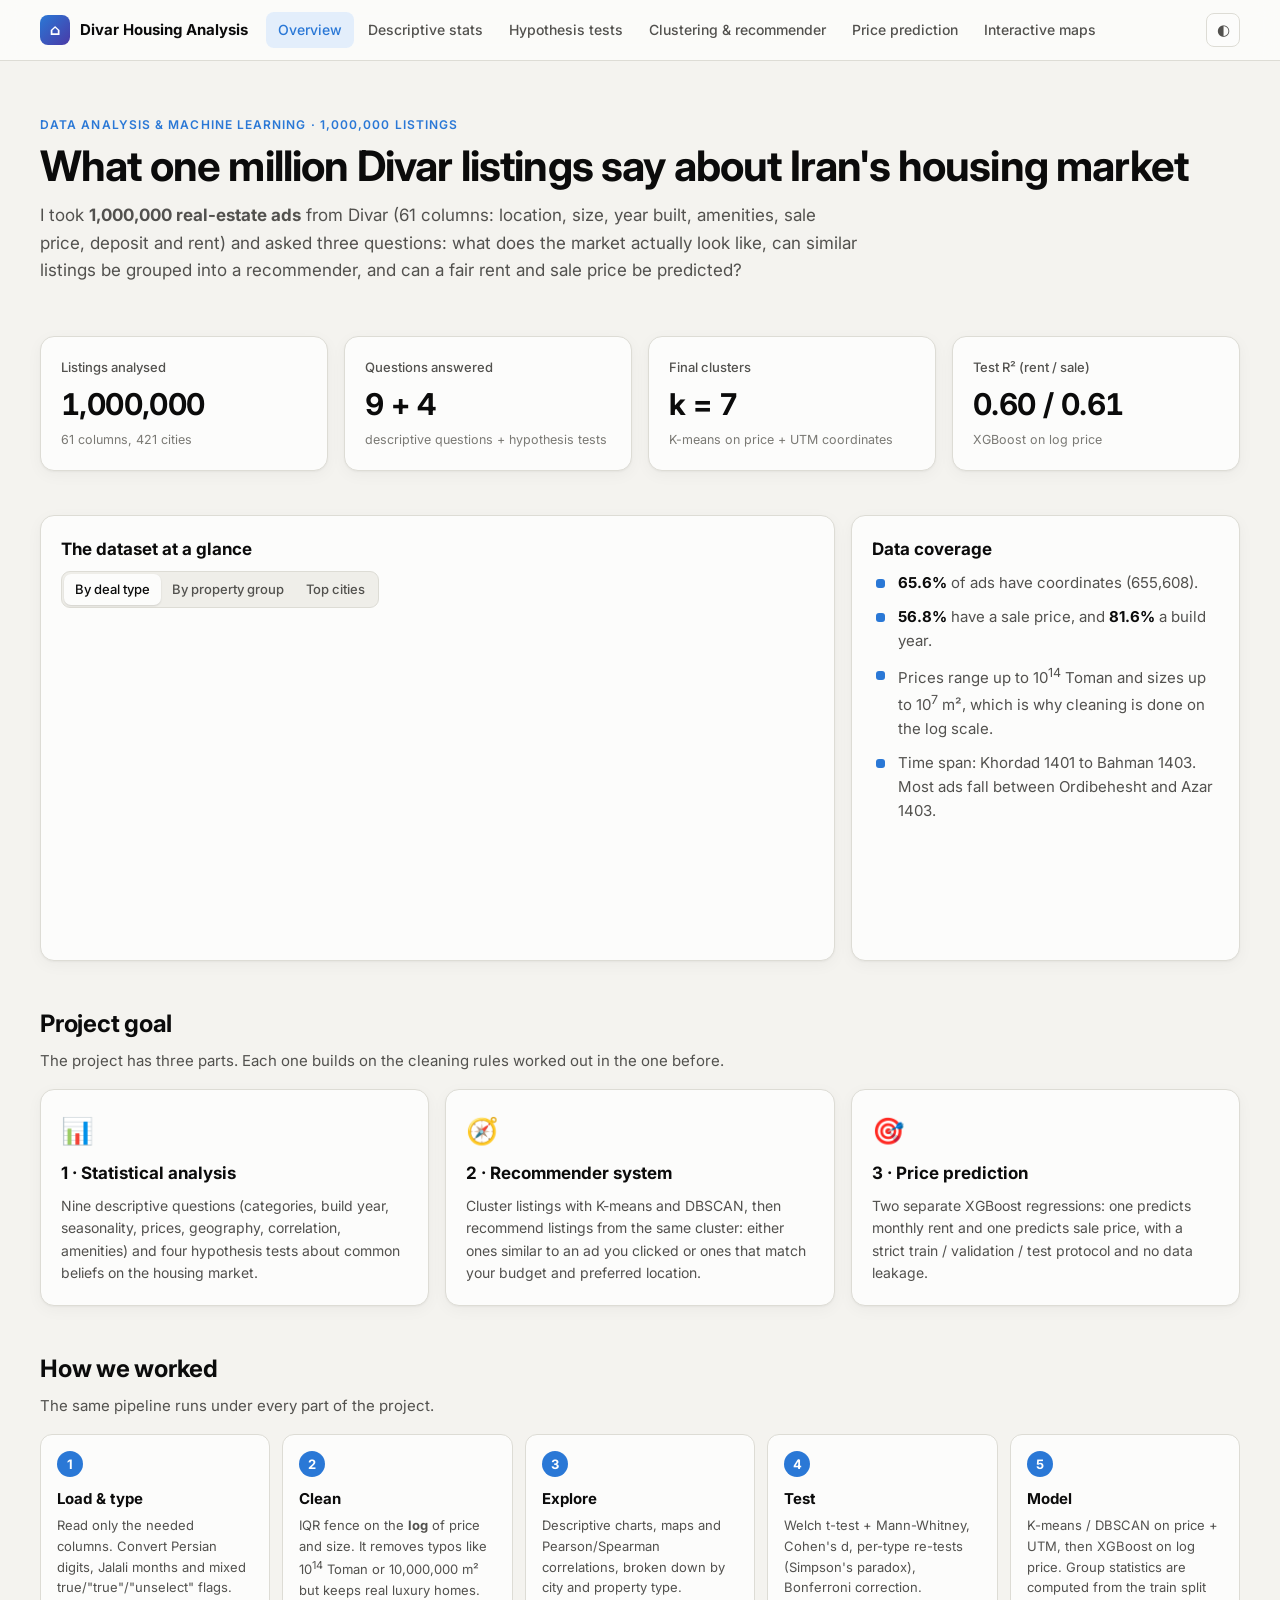
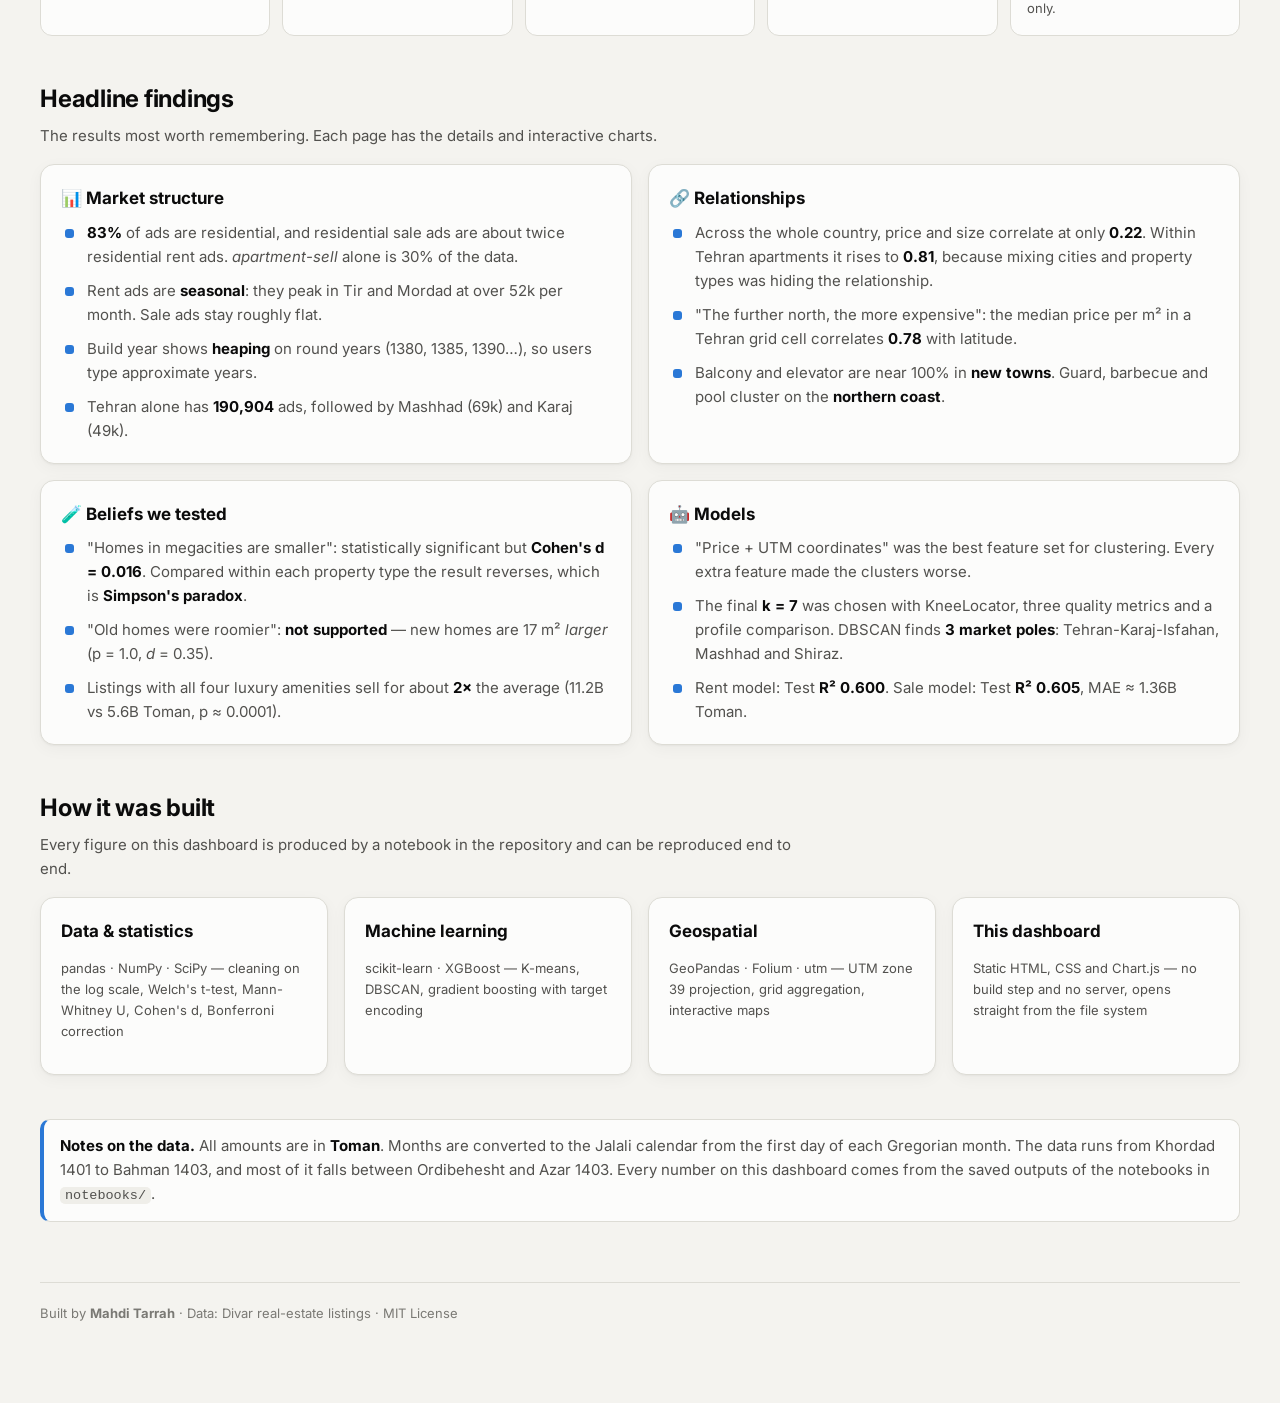
<file: dashboard/index.html>
<!doctype html>
<html lang="en">
<head>
<meta charset="utf-8">
<meta name="viewport" content="width=device-width, initial-scale=1">
<title>Divar Housing Analysis</title>
<meta name="description" content="Exploratory analysis, hypothesis testing and machine learning on one million Iranian real-estate listings.">
<link rel="preconnect" href="https://fonts.googleapis.com">
<link href="https://fonts.googleapis.com/css2?family=Inter:wght@400;500;600;700&display=swap" rel="stylesheet">
<link rel="stylesheet" href="assets/style.css">
</head>
<body>
<main class="wrap">

  <section class="hero">
    <div class="eyebrow">Data analysis &amp; machine learning · 1,000,000 listings</div>
    <h1>What one million Divar listings say about Iran's housing market</h1>
    <p class="lead">I took <b>1,000,000 real-estate ads</b> from Divar (61 columns: location, size, year built,
      amenities, sale price, deposit and rent) and asked three questions: what does the market actually look like,
      can similar listings be grouped into a recommender, and can a fair rent and sale price be predicted?</p>
  </section>

  <section class="section">
    <div class="grid g4">
      <div class="card kpi"><div class="label">Listings analysed</div><div class="value">1,000,000</div><div class="note">61 columns, 421 cities</div></div>
      <div class="card kpi"><div class="label">Questions answered</div><div class="value">9 + 4</div><div class="note">descriptive questions + hypothesis tests</div></div>
      <div class="card kpi"><div class="label">Final clusters</div><div class="value">k = 7</div><div class="note">K-means on price + UTM coordinates</div></div>
      <div class="card kpi"><div class="label">Test R² (rent / sale)</div><div class="value">0.60 / 0.61</div><div class="note">XGBoost on log price</div></div>
    </div>
  </section>

  <section class="section">
    <div class="grid g3">
      <div class="card span2">
        <h3>The dataset at a glance</h3>
        <div class="controls">
          <div class="seg" id="ov-view"><button data-v="deal" class="on">By deal type</button><button data-v="prop">By property group</button><button data-v="city">Top cities</button></div>
        </div>
        <div class="chart-box"><canvas id="ov-chart"></canvas></div>
      </div>
      <div class="card">
        <h3>Data coverage</h3>
        <ul class="findings">
          <li><b>65.6%</b> of ads have coordinates (655,608).</li>
          <li><b>56.8%</b> have a sale price, and <b>81.6%</b> a build year.</li>
          <li>Prices range up to 10<sup>14</sup> Toman and sizes up to 10<sup>7</sup> m², which is why cleaning is done on the log scale.</li>
          <li>Time span: Khordad 1401 to Bahman 1403. Most ads fall between Ordibehesht and Azar 1403.</li>
        </ul>
      </div>
    </div>
  </section>

  <section class="section">
    <div class="section-head">
      <div><h2>Project goal</h2><p>The project has three parts. Each one builds on the cleaning rules worked out in the one before.</p></div>
    </div>
    <div class="grid g3">
      <a class="card nav-card" href="statistics.html">
        <div class="icon">📊</div><h3>1 · Statistical analysis</h3>
        <p>Nine descriptive questions (categories, build year, seasonality, prices, geography, correlation, amenities) and four hypothesis tests about common beliefs on the housing market.</p>
      </a>
      <a class="card nav-card" href="clustering.html">
        <div class="icon">🧭</div><h3>2 · Recommender system</h3>
        <p>Cluster listings with K-means and DBSCAN, then recommend listings from the same cluster: either ones similar to an ad you clicked or ones that match your budget and preferred location.</p>
      </a>
      <a class="card nav-card" href="prediction.html">
        <div class="icon">🎯</div><h3>3 · Price prediction</h3>
        <p>Two separate XGBoost regressions: one predicts monthly rent and one predicts sale price, with a strict train / validation / test protocol and no data leakage.</p>
      </a>
    </div>
  </section>

  <section class="section">
    <div class="section-head"><div><h2>How we worked</h2><p>The same pipeline runs under every part of the project.</p></div></div>
    <div class="pipeline">
      <div class="step"><div class="n">1</div><h4>Load & type</h4><p>Read only the needed columns. Convert Persian digits, Jalali months and mixed true/"true"/"unselect" flags.</p></div>
      <div class="step"><div class="n">2</div><h4>Clean</h4><p>IQR fence on the <b>log</b> of price and size. It removes typos like 10<sup>14</sup> Toman or 10,000,000 m² but keeps real luxury homes.</p></div>
      <div class="step"><div class="n">3</div><h4>Explore</h4><p>Descriptive charts, maps and Pearson/Spearman correlations, broken down by city and property type.</p></div>
      <div class="step"><div class="n">4</div><h4>Test</h4><p>Welch t-test + Mann-Whitney, Cohen's d, per-type re-tests (Simpson's paradox), Bonferroni correction.</p></div>
      <div class="step"><div class="n">5</div><h4>Model</h4><p>K-means / DBSCAN on price + UTM, then XGBoost on log price. Group statistics are computed from the train split only.</p></div>
    </div>
  </section>

  <section class="section">
    <div class="section-head"><div><h2>Headline findings</h2><p>The results most worth remembering. Each page has the details and interactive charts.</p></div></div>
    <div class="grid g2">
      <div class="card">
        <h3>📊 Market structure</h3>
        <ul class="findings">
          <li><b>83%</b> of ads are residential, and residential sale ads are about twice residential rent ads. <i>apartment-sell</i> alone is 30% of the data.</li>
          <li>Rent ads are <b>seasonal</b>: they peak in Tir and Mordad at over 52k per month. Sale ads stay roughly flat.</li>
          <li>Build year shows <b>heaping</b> on round years (1380, 1385, 1390…), so users type approximate years.</li>
          <li>Tehran alone has <b>190,904</b> ads, followed by Mashhad (69k) and Karaj (49k).</li>
        </ul>
      </div>
      <div class="card">
        <h3>🔗 Relationships</h3>
        <ul class="findings">
          <li>Across the whole country, price and size correlate at only <b>0.22</b>. Within Tehran apartments it rises to <b>0.81</b>, because mixing cities and property types was hiding the relationship.</li>
          <li>"The further north, the more expensive": the median price per m² in a Tehran grid cell correlates <b>0.78</b> with latitude.</li>
          <li>Balcony and elevator are near 100% in <b>new towns</b>. Guard, barbecue and pool cluster on the <b>northern coast</b>.</li>
        </ul>
      </div>
      <div class="card">
        <h3>🧪 Beliefs we tested</h3>
        <ul class="findings">
          <li>"Homes in megacities are smaller": statistically significant but <b>Cohen's d = 0.016</b>. Compared within each property type the result reverses, which is <b>Simpson's paradox</b>.</li>
          <li>"Old homes were roomier": <b>not supported</b> &mdash; new homes are 17 m² <i>larger</i> (p = 1.0, <i>d</i> = 0.35).</li>
          <li>Listings with all four luxury amenities sell for about <b>2×</b> the average (11.2B vs 5.6B Toman, p ≈ 0.0001).</li>
        </ul>
      </div>
      <div class="card">
        <h3>🤖 Models</h3>
        <ul class="findings">
          <li>"Price + UTM coordinates" was the best feature set for clustering. Every extra feature made the clusters worse.</li>
          <li>The final <b>k = 7</b> was chosen with KneeLocator, three quality metrics and a profile comparison. DBSCAN finds <b>3 market poles</b>: Tehran-Karaj-Isfahan, Mashhad and Shiraz.</li>
          <li>Rent model: Test <b>R² 0.600</b>. Sale model: Test <b>R² 0.605</b>, MAE ≈ 1.36B Toman.</li>
        </ul>
      </div>
    </div>
  </section>

  <section class="section">
    <div class="section-head"><div><h2>How it was built</h2><p>Every figure on this dashboard is produced by a notebook in the repository and can be reproduced end to end.</p></div></div>
    <div class="grid g4">
      <div class="card"><h3>Data &amp; statistics</h3><p class="muted small">pandas · NumPy · SciPy — cleaning on the log scale, Welch's t-test, Mann-Whitney U, Cohen's d, Bonferroni correction</p></div>
      <div class="card"><h3>Machine learning</h3><p class="muted small">scikit-learn · XGBoost — K-means, DBSCAN, gradient boosting with target encoding</p></div>
      <div class="card"><h3>Geospatial</h3><p class="muted small">GeoPandas · Folium · utm — UTM zone 39 projection, grid aggregation, interactive maps</p></div>
      <div class="card"><h3>This dashboard</h3><p class="muted small">Static HTML, CSS and Chart.js — no build step and no server, opens straight from the file system</p></div>
    </div>
  </section>

  <section class="section">
    <div class="callout">
      <b>Notes on the data.</b> All amounts are in <b>Toman</b>. Months are converted to the Jalali calendar from the first day of each Gregorian month.
      The data runs from Khordad 1401 to Bahman 1403, and most of it falls between Ordibehesht and Azar 1403.
      Every number on this dashboard comes from the saved outputs of the notebooks in <code>notebooks/</code>.
    </div>
  </section>

  <footer class="footer">Built by <b>Mahdi Tarrah</b> · Data: Divar real-estate listings · MIT License</footer>
</main>
<script src="assets/vendor/chart.umd.min.js"></script>
<script src="assets/app.js"></script>
<script>
(function () {
  const D = Dash;
  const VIEWS = {
    deal: { labels: ["Sale", "Rent", "Temporary rent", "Real-estate services"], data: [597569, 353125, 29903, 19403] },
    prop: { labels: ["Residential", "Commercial", "Temporary / services"], data: [835266, 115428, 49306] },
    city: { labels: ["Tehran", "Mashhad", "Karaj", "Shiraz", "Isfahan", "Other cities"], data: [190904, 69032, 49367, 37141, 36953, 616603] }
  };
  let view = "deal";
  function draw() {
    const v = VIEWS[view];
    D.make("ov-chart", {
      type: "doughnut",
      data: { labels: v.labels, datasets: [{ data: v.data, backgroundColor: v.labels.map((l, i) => l.startsWith("Other") ? D.css("--text-3") : D.series(i)), borderColor: D.css("--surface"), borderWidth: 2 }] },
      options: { cutout: "60%", plugins: { legend: { position: "right" },
        tooltip: { callbacks: { label: (c) => c.label + ": " + D.fmt(c.parsed) + " ads (" + (c.parsed / 1e4).toFixed(1) + "%)" } } } }
    });
  }
  D.seg("#ov-view", (x) => { view = x; draw(); });
  D.register(draw);
})();
</script>
</body>
</html>
</file>
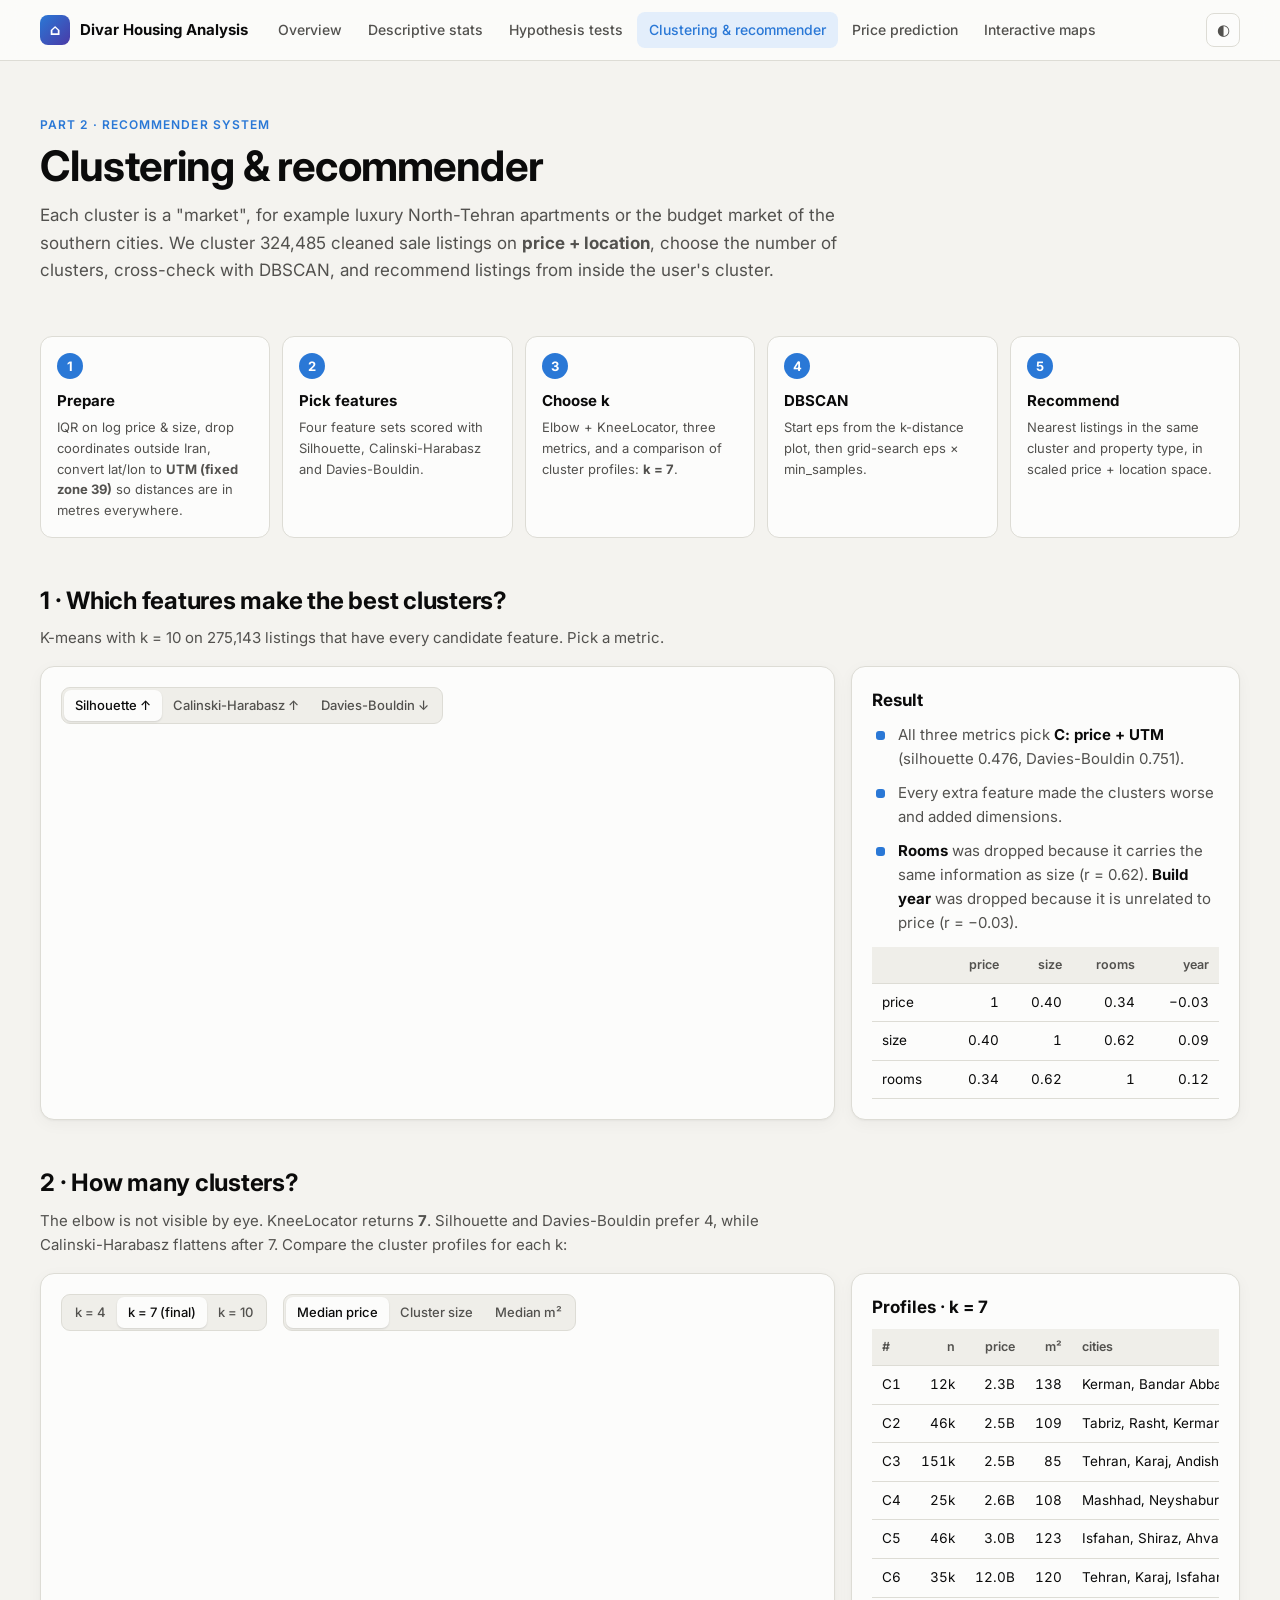
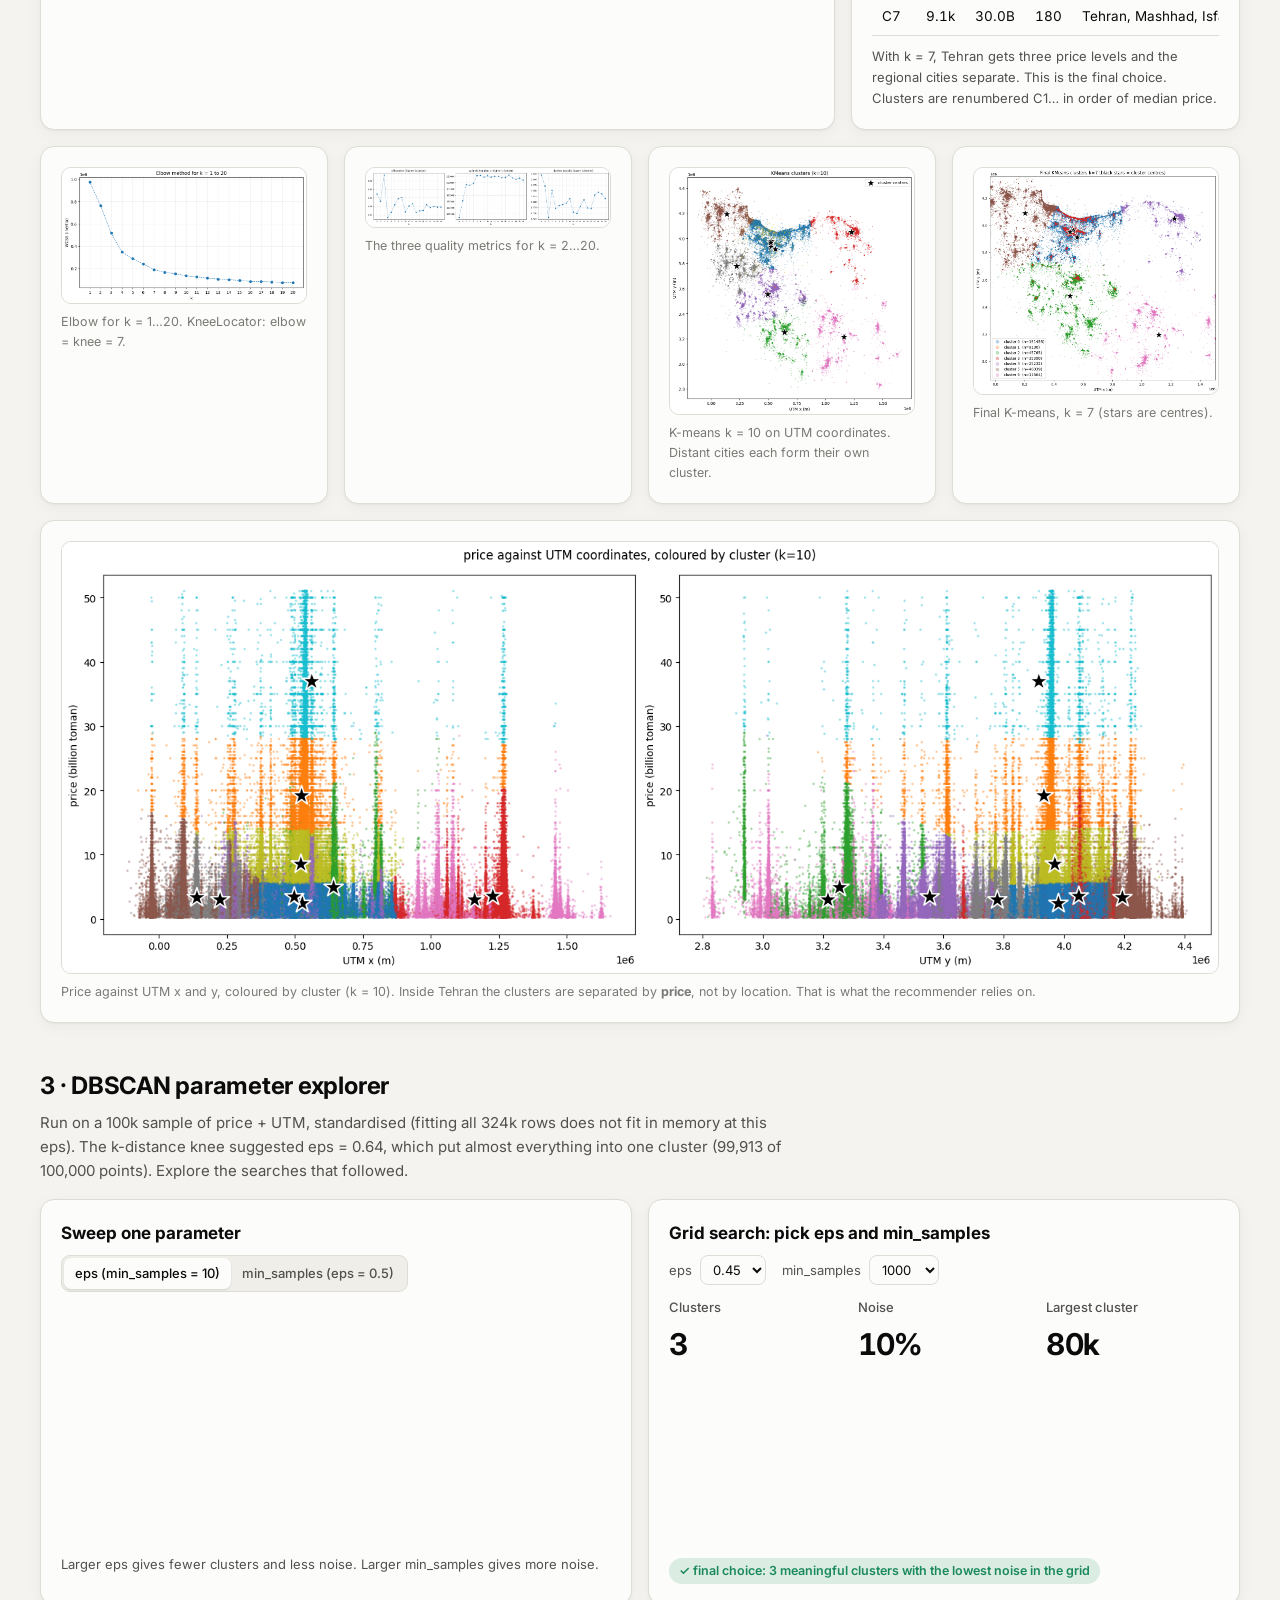
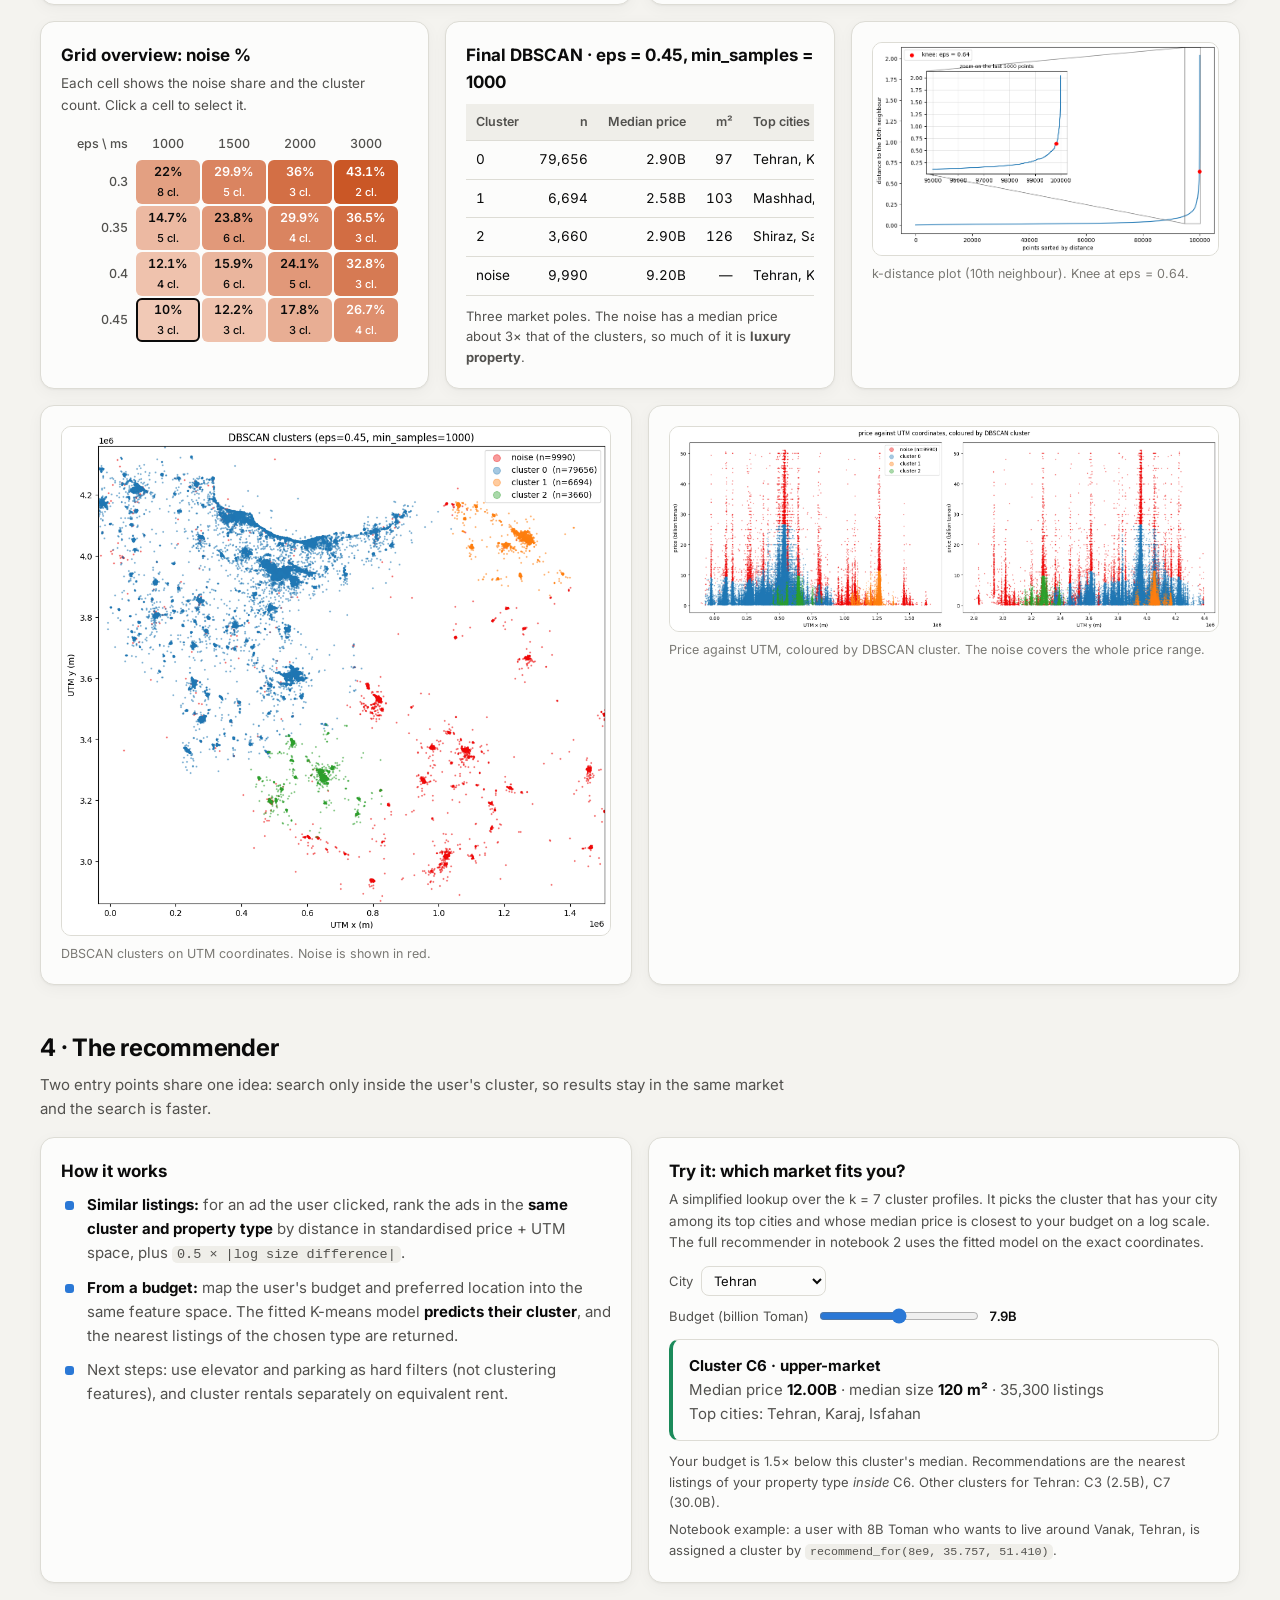
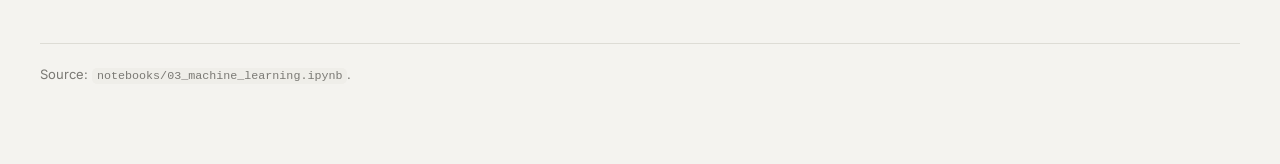
<file: dashboard/clustering.html>
<!doctype html>
<html lang="en">
<head>
<meta charset="utf-8">
<meta name="viewport" content="width=device-width, initial-scale=1">
<title>Clustering &amp; Recommender</title>
<meta name="description" content="K-means and DBSCAN clustering of Divar sale listings and a cluster-based recommender.">
<link rel="preconnect" href="https://fonts.googleapis.com">
<link href="https://fonts.googleapis.com/css2?family=Inter:wght@400;500;600;700&display=swap" rel="stylesheet">
<link rel="stylesheet" href="assets/style.css">
</head>
<body>
<main class="wrap">
  <section class="hero">
    <div class="eyebrow">Part 2 · Recommender system</div>
    <h1>Clustering &amp; recommender</h1>
    <p class="lead">Each cluster is a "market", for example luxury North-Tehran apartments or the budget market of the southern cities.
      We cluster 324,485 cleaned sale listings on <b>price + location</b>, choose the number of clusters, cross-check with DBSCAN,
      and recommend listings from inside the user's cluster.</p>
  </section>

  <section class="section">
    <div class="pipeline">
      <div class="step"><div class="n">1</div><h4>Prepare</h4><p>IQR on log price & size, drop coordinates outside Iran, convert lat/lon to <b>UTM (fixed zone 39)</b> so distances are in metres everywhere.</p></div>
      <div class="step"><div class="n">2</div><h4>Pick features</h4><p>Four feature sets scored with Silhouette, Calinski-Harabasz and Davies-Bouldin.</p></div>
      <div class="step"><div class="n">3</div><h4>Choose k</h4><p>Elbow + KneeLocator, three metrics, and a comparison of cluster profiles: <b>k = 7</b>.</p></div>
      <div class="step"><div class="n">4</div><h4>DBSCAN</h4><p>Start eps from the k-distance plot, then grid-search eps × min_samples.</p></div>
      <div class="step"><div class="n">5</div><h4>Recommend</h4><p>Nearest listings in the same cluster and property type, in scaled price + location space.</p></div>
    </div>
  </section>

  <!-- feature sets -->
  <section class="section" id="features">
    <div class="section-head"><div><h2>1 · Which features make the best clusters?</h2>
      <p>K-means with k = 10 on 275,143 listings that have every candidate feature. Pick a metric.</p></div></div>
    <div class="grid g3">
      <div class="card span2">
        <div class="controls">
          <div class="seg" id="fs-metric">
            <button data-v="sil" class="on">Silhouette ↑</button><button data-v="cal">Calinski-Harabasz ↑</button><button data-v="dav">Davies-Bouldin ↓</button>
          </div>
        </div>
        <div class="chart-box"><canvas id="fs-chart"></canvas></div>
      </div>
      <div class="card">
        <h3>Result</h3>
        <ul class="findings">
          <li>All three metrics pick <b>C: price + UTM</b> (silhouette 0.476, Davies-Bouldin 0.751).</li>
          <li>Every extra feature made the clusters worse and added dimensions.</li>
          <li><b>Rooms</b> was dropped because it carries the same information as size (r = 0.62). <b>Build year</b> was dropped because it is unrelated to price (r = −0.03).</li>
        </ul>
        <div class="table-wrap" style="margin-top:12px"><table class="data">
          <thead><tr><th></th><th class="num">price</th><th class="num">size</th><th class="num">rooms</th><th class="num">year</th></tr></thead>
          <tbody>
            <tr><td>price</td><td class="num">1</td><td class="num">0.40</td><td class="num">0.34</td><td class="num">−0.03</td></tr>
            <tr><td>size</td><td class="num">0.40</td><td class="num">1</td><td class="num">0.62</td><td class="num">0.09</td></tr>
            <tr><td>rooms</td><td class="num">0.34</td><td class="num">0.62</td><td class="num">1</td><td class="num">0.12</td></tr>
          </tbody></table></div>
      </div>
    </div>
  </section>

  <!-- k profiles -->
  <section class="section" id="k">
    <div class="section-head"><div><h2>2 · How many clusters?</h2>
      <p>The elbow is not visible by eye. KneeLocator returns <b>7</b>. Silhouette and Davies-Bouldin prefer 4, while Calinski-Harabasz flattens after 7.
        Compare the cluster profiles for each k:</p></div></div>
    <div class="grid g3">
      <div class="card span2">
        <div class="controls">
          <div class="seg" id="k-sel"><button data-v="4">k = 4</button><button data-v="7" class="on">k = 7 (final)</button><button data-v="10">k = 10</button></div>
          <div class="seg" id="k-view"><button data-v="price" class="on">Median price</button><button data-v="n">Cluster size</button><button data-v="size">Median m²</button></div>
        </div>
        <div class="chart-box"><canvas id="k-chart"></canvas></div>
      </div>
      <div class="card">
        <h3 id="k-title">Profiles</h3>
        <div class="table-wrap"><table class="data" id="k-table"></table></div>
        <p class="small muted" id="k-note" style="margin:10px 0 0"></p>
      </div>
    </div>
    <div class="grid g4" style="margin-top:16px">
      <figure class="figure card"><div class="frame"><img src="assets/img/elbow.png" alt="Elbow curve"></div><figcaption>Elbow for k = 1…20. KneeLocator: elbow = knee = 7.</figcaption></figure>
      <figure class="figure card"><div class="frame"><img src="assets/img/k_metrics.png" alt="Silhouette, CH, DB vs k"></div><figcaption>The three quality metrics for k = 2…20.</figcaption></figure>
      <figure class="figure card"><div class="frame"><img src="assets/img/km10_map.png" alt="K-means k=10 map"></div><figcaption>K-means k = 10 on UTM coordinates. Distant cities each form their own cluster.</figcaption></figure>
      <figure class="figure card"><div class="frame"><img src="assets/img/km7_map.png" alt="Final K-means k=7 map"></div><figcaption>Final K-means, k = 7 (stars are centres).</figcaption></figure>
    </div>
    <figure class="figure card" style="margin-top:16px"><div class="frame"><img src="assets/img/km10_price_utm.png" alt="Price against UTM coordinates"></div>
      <figcaption>Price against UTM x and y, coloured by cluster (k = 10). Inside Tehran the clusters are separated by <b>price</b>, not by location. That is what the recommender relies on.</figcaption></figure>
  </section>

  <!-- DBSCAN -->
  <section class="section" id="dbscan">
    <div class="section-head"><div><h2>3 · DBSCAN parameter explorer</h2>
      <p>Run on a 100k sample of price + UTM, standardised (fitting all 324k rows does not fit in memory at this eps). The k-distance knee suggested
        eps = 0.64, which put almost everything into one cluster (99,913 of 100,000 points). Explore the searches that followed.</p></div></div>

    <div class="grid g2">
      <div class="card">
        <h3>Sweep one parameter</h3>
        <div class="controls">
          <div class="seg" id="db-sweep"><button data-v="eps" class="on">eps (min_samples = 10)</button><button data-v="ms">min_samples (eps = 0.5)</button></div>
        </div>
        <div class="grid g2">
          <div class="chart-box short"><canvas id="db-sweep-c"></canvas></div>
          <div class="chart-box short"><canvas id="db-sweep-n"></canvas></div>
        </div>
        <p class="small muted" style="margin:10px 0 0">Larger eps gives fewer clusters and less noise. Larger min_samples gives more noise.</p>
      </div>
      <div class="card">
        <h3>Grid search: pick eps and min_samples</h3>
        <div class="controls">
          <label class="ctl">eps <select id="db-eps"><option>0.3</option><option>0.35</option><option>0.4</option><option selected>0.45</option></select></label>
          <label class="ctl">min_samples <select id="db-ms"><option selected>1000</option><option>1500</option><option>2000</option><option>3000</option></select></label>
        </div>
        <div class="grid g3">
          <div class="kpi"><div class="label">Clusters</div><div class="value" id="db-k">—</div></div>
          <div class="kpi"><div class="label">Noise</div><div class="value" id="db-noise">—</div></div>
          <div class="kpi"><div class="label">Largest cluster</div><div class="value" id="db-big">—</div></div>
        </div>
        <div class="chart-box short" style="height:180px"><canvas id="db-sizes"></canvas></div>
        <div id="db-badge" style="margin-top:8px"></div>
      </div>
    </div>

    <div class="grid g3" style="margin-top:16px">
      <div class="card">
        <h3>Grid overview: noise %</h3>
        <p class="sub">Each cell shows the noise share and the cluster count. Click a cell to select it.</p>
        <div class="table-wrap"><table class="heat" id="db-grid"></table></div>
      </div>
      <div class="card">
        <h3>Final DBSCAN · eps = 0.45, min_samples = 1000</h3>
        <div class="table-wrap"><table class="data">
          <thead><tr><th>Cluster</th><th class="num">n</th><th class="num">Median price</th><th class="num">m²</th><th>Top cities</th></tr></thead>
          <tbody>
            <tr><td>0</td><td class="num">79,656</td><td class="num">2.90B</td><td class="num">97</td><td>Tehran, Karaj, Andisheh, Isfahan</td></tr>
            <tr><td>1</td><td class="num">6,694</td><td class="num">2.58B</td><td class="num">103</td><td>Mashhad, Neyshabur, Bojnurd</td></tr>
            <tr><td>2</td><td class="num">3,660</td><td class="num">2.90B</td><td class="num">126</td><td>Shiraz, Sadra, Yasuj, Bushehr</td></tr>
            <tr><td>noise</td><td class="num">9,990</td><td class="num">9.20B</td><td class="num">—</td><td>Tehran, Kerman, Bandar Abbas, Yazd</td></tr>
          </tbody></table></div>
        <p class="small muted" style="margin:10px 0 0">Three market poles. The noise has a median price about 3× that of the clusters, so much of it is <b>luxury property</b>.</p>
      </div>
      <figure class="figure card"><div class="frame"><img src="assets/img/kdistance.png" alt="k-distance plot"></div>
        <figcaption>k-distance plot (10th neighbour). Knee at eps = 0.64.</figcaption></figure>
    </div>
    <div class="grid g2" style="margin-top:16px">
      <figure class="figure card"><div class="frame"><img src="assets/img/dbscan_map.png" alt="DBSCAN clusters map"></div><figcaption>DBSCAN clusters on UTM coordinates. Noise is shown in red.</figcaption></figure>
      <figure class="figure card"><div class="frame"><img src="assets/img/dbscan_price_utm.png" alt="DBSCAN price vs UTM"></div><figcaption>Price against UTM, coloured by DBSCAN cluster. The noise covers the whole price range.</figcaption></figure>
    </div>
  </section>

  <!-- Recommender -->
  <section class="section" id="recommender">
    <div class="section-head"><div><h2>4 · The recommender</h2>
      <p>Two entry points share one idea: search only inside the user's cluster, so results stay in the same market and the search is faster.</p></div></div>
    <div class="grid g2">
      <div class="card">
        <h3>How it works</h3>
        <ul class="findings">
          <li><b>Similar listings:</b> for an ad the user clicked, rank the ads in the <b>same cluster and property type</b> by distance in standardised price + UTM space, plus <code>0.5 × |log size difference|</code>.</li>
          <li><b>From a budget:</b> map the user's budget and preferred location into the same feature space. The fitted K-means model <b>predicts their cluster</b>, and the nearest listings of the chosen type are returned.</li>
          <li>Next steps: use elevator and parking as hard filters (not clustering features), and cluster rentals separately on equivalent rent.</li>
        </ul>
      </div>
      <div class="card">
        <h3>Try it: which market fits you?</h3>
        <p class="sub">A simplified lookup over the k = 7 cluster profiles. It picks the cluster that has your city among its top cities and whose median price is closest to your budget on a log scale. The full recommender in notebook 2 uses the fitted model on the exact coordinates.</p>
        <div class="controls" style="flex-direction:column;align-items:stretch">
          <label class="ctl">City <select id="rc-city"></select></label>
          <label class="ctl">Budget (billion Toman) <input type="range" id="rc-budget" min="0" max="1.8" step="0.01" value="0.9"> <span class="out" id="rc-budget-o"></span></label>
        </div>
        <div id="rc-out"></div>
      </div>
    </div>
  </section>

  <footer class="footer">Source: <code>notebooks/03_machine_learning.ipynb</code>.</footer>
</main>

<script src="assets/vendor/chart.umd.min.js"></script>
<script src="assets/app.js"></script>
<script>
(function () {
  const D = Dash;
  /* ---- feature sets ---- */
  const FS = { labels: ["A: price+UTM+size", "B: A + rooms", "C: price+UTM", "D: C + year"],
    sil: [0.381, 0.344, 0.476, 0.329], cal: [102768, 74909, 186268, 94460], dav: [1.029, 1.088, 0.751, 0.992] };
  const FS_NAME = { sil: "Silhouette (higher is better)", cal: "Calinski-Harabasz (higher is better)", dav: "Davies-Bouldin (lower is better)" };
  let fsm = "sil";
  function drawFS() {
    const vals = FS[fsm];
    const best = fsm === "dav" ? Math.min(...vals) : Math.max(...vals);
    D.make("fs-chart", {
      type: "bar",
      data: { labels: FS.labels, datasets: [{ data: vals, backgroundColor: vals.map((v) => v === best ? D.series(0) : D.css("--text-3")), borderSkipped: "start", barPercentage: .6 }] },
      options: { plugins: { legend: { display: false }, title: { display: true, text: FS_NAME[fsm], color: D.css("--text") },
          tooltip: { callbacks: { label: (c) => (fsm === "cal" ? D.fmt(c.parsed.y) : c.parsed.y.toFixed(3)) + (c.parsed.y === best ? " · best" : "") } } },
        scales: { y: { beginAtZero: true, grid: { color: D.css("--grid") }, ticks: { callback: (v) => fsm === "cal" ? D.compact(v) : v } }, x: { grid: { display: false } } } }
    });
  }
  D.seg("#fs-metric", (v) => { fsm = v; drawFS(); });

  /* ---- cluster profiles (n, median price M, median m², top cities) ---- */
  const PROF = {
    4: [[26385, 2500, 110, "Mashhad, Neyshabur, Bojnurd"], [222405, 2800, 92, "Tehran, Karaj, Andisheh"], [54348, 2900, 125, "Isfahan, Shiraz, Ahvaz"], [21347, 20700, 155, "Tehran, Isfahan, Karaj"]],
    7: [[11564, 2300, 138, "Kerman, Bandar Abbas, Zahedan"], [46039, 2500, 109, "Tabriz, Rasht, Kermanshah"], [151455, 2550, 85, "Tehran, Karaj, Andisheh"], [25232, 2600, 108, "Mashhad, Neyshabur, Bojnurd"], [45765, 2960, 123, "Isfahan, Shiraz, Ahvaz"], [35300, 12000, 120, "Tehran, Karaj, Isfahan"], [9130, 30000, 180, "Tehran, Mashhad, Isfahan"]],
    10: [[10223, 2190, 145, "Kerman, Bandar Abbas, Zahedan"], [137901, 2300, 85, "Tehran, Karaj, Andisheh"], [20049, 2450, 110, "Kermanshah, Hamedan, Arak"], [24057, 2500, 110, "Tabriz, Urmia, Ardabil"], [24922, 2600, 108, "Mashhad, Neyshabur, Bojnurd"], [29346, 2800, 120, "Isfahan, Ahvaz, Yazd"], [14367, 3700, 130, "Shiraz, Sadra, Bushehr"], [42856, 8000, 107, "Tehran, Karaj, Rasht"], [15432, 18360, 145, "Tehran, Isfahan, Karaj"], [5332, 35200, 195, "Tehran, Mashhad, Isfahan"]]
  };
  const K_NOTE = {
    4: "With k = 4, two thirds of the data (222k) lands in one cluster. Too coarse for recommendations.",
    7: "With k = 7, Tehran gets three price levels and the regional cities separate. This is the final choice.",
    10: "k = 10 was the starting point required by the project brief. Distant cities each become their own cluster, and Tehran splits into four price levels."
  };
  let K = "7", KV = "price";
  function drawK() {
    const rows = PROF[K];
    const labels = rows.map((r, i) => "C" + (i + 1) + " · " + r[3].split(",")[0]);
    const idx = { price: 1, n: 0, size: 2 }[KV];
    const total = rows.reduce((s, r) => s + r[0], 0);
    D.make("k-chart", {
      type: "bar",
      data: { labels, datasets: [{ data: rows.map((r) => KV === "price" ? r[1] / 1000 : r[idx]),
        backgroundColor: rows.map((r) => r[1] >= 8000 ? D.series(1) : D.series(0)), borderSkipped: "start" }] },
      options: { indexAxis: "y",
        plugins: { legend: { display: false },
          subtitle: { display: true, text: "Orange: high-price clusters (median ≥ 8B) · Blue: regional / mass-market clusters", padding: { bottom: 8 } },
          tooltip: { callbacks: { title: (it) => rows[it[0].dataIndex][3], label: (c) => { const r = rows[c.dataIndex];
            return ["median price " + (r[1] / 1000).toFixed(2) + "B Toman", "n = " + D.fmt(r[0]) + " (" + (r[0] / total * 100).toFixed(1) + "%)", "median size " + r[2] + " m²"]; } } } },
        scales: { x: { type: KV === "price" ? "logarithmic" : "linear", grid: { color: D.css("--grid") },
            title: { display: true, text: KV === "price" ? "median price, billion Toman (log scale)" : KV === "n" ? "listings in cluster" : "median building size (m²)" },
            ticks: { callback: (v) => KV === "n" ? D.compact(v) : (KV === "price" ? ([1, 2, 3, 5, 10, 20, 30, 50].includes(v) ? v : "") : v) } },
          y: { grid: { display: false } } } }
    });
    document.getElementById("k-title").textContent = "Profiles · k = " + K;
    document.getElementById("k-table").innerHTML = "<thead><tr><th>#</th><th class='num'>n</th><th class='num'>price</th><th class='num'>m²</th><th>cities</th></tr></thead><tbody>" +
      rows.map((r, i) => `<tr><td>C${i + 1}</td><td class="num">${D.compact(r[0])}</td><td class="num">${(r[1] / 1000).toFixed(1)}B</td><td class="num">${r[2]}</td><td>${r[3]}</td></tr>`).join("") + "</tbody>";
    document.getElementById("k-note").textContent = K_NOTE[K] + " Clusters are renumbered C1… in order of median price.";
  }
  D.seg("#k-sel", (v) => { K = v; drawK(); });
  D.seg("#k-view", (v) => { KV = v; drawK(); });

  /* ---- DBSCAN ---- */
  const SWEEP = {
    eps: { x: [0.05, 0.1, 0.15, 0.2, 0.3, 0.4, 0.5], k: [222, 103, 51, 22, 10, 7, 3], noise: [10.3, 3.7, 1.9, 1.1, 0.6, 0.3, 0.1], name: "eps" },
    ms: { x: [5, 10, 50, 100, 500], k: [4, 3, 2, 1, 2], noise: [0.1, 0.1, 0.6, 1.2, 4.2], name: "min_samples" }
  };
  let sw = "eps";
  function drawSweep() {
    const s = SWEEP[sw];
    const common = (title, data, color, fmt, log) => ({
      type: "line",
      data: { labels: s.x.map(String), datasets: [{ label: title, data, borderColor: color, backgroundColor: color }] },
      options: { plugins: { legend: { display: false }, title: { display: true, text: title, color: D.css("--text") },
          tooltip: { callbacks: { title: (it) => s.name + " = " + it[0].label, label: (c) => fmt(c.parsed.y) } } },
        scales: { y: { type: log ? "logarithmic" : "linear", beginAtZero: !log, grid: { color: D.css("--grid") } }, x: { title: { display: true, text: s.name }, grid: { display: false } } } }
    });
    D.make("db-sweep-c", common("Clusters found", s.k, D.series(0), (v) => v + " clusters", sw === "eps"));
    D.make("db-sweep-n", common("Noise %", s.noise, D.series(7), (v) => v + "% noise", false));
  }
  D.seg("#db-sweep", (v) => { sw = v; drawSweep(); });

  const GRID = {
    "0.3|1000": [8, 22.0, [57334, 5632, 4639, 3411]], "0.3|1500": [5, 29.9, [55521, 5341, 4423, 2969]], "0.3|2000": [3, 36.0, [54684, 5160, 4161]], "0.3|3000": [2, 43.1, [52282, 4611]],
    "0.35|1000": [5, 14.7, [69839, 6100, 3881, 2970]], "0.35|1500": [6, 23.8, [57691, 5832, 4686, 3561]], "0.35|2000": [4, 29.9, [56815, 5599, 4514, 3189]], "0.35|3000": [3, 36.5, [54664, 5078, 3784]],
    "0.4|1000": [4, 12.1, [75347, 6314, 3539, 2702]], "0.4|1500": [6, 15.9, [69108, 6127, 3748, 2932]], "0.4|2000": [5, 24.1, [59031, 5973, 4757, 3699]], "0.4|3000": [3, 32.8, [57469, 5514, 4248]],
    "0.45|1000": [3, 10.0, [79656, 6694, 3660]], "0.45|1500": [3, 12.2, [77871, 6455, 3510]], "0.45|2000": [3, 17.8, [73196, 6234, 2774]], "0.45|3000": [4, 26.7, [59383, 5894, 4673, 3396]]
  };
  const EPS = ["0.3", "0.35", "0.4", "0.45"], MS = ["1000", "1500", "2000", "3000"];
  const selE = document.getElementById("db-eps"), selM = document.getElementById("db-ms");
  function seqColor(t) { // one-hue sequential (orange) for noise share
    const lo = D.isDark() ? [56, 56, 53] : [253, 236, 226], hi = D.isDark() ? [217, 89, 38] : [200, 80, 30];
    return `rgb(${lo.map((c, i) => Math.round(c + (hi[i] - c) * t)).join(",")})`;
  }
  function drawGrid() {
    const key = selE.value + "|" + selM.value, g = GRID[key];
    document.getElementById("db-k").textContent = g[0];
    document.getElementById("db-noise").textContent = g[1] + "%";
    document.getElementById("db-big").textContent = D.compact(g[2][0]);
    document.getElementById("db-badge").innerHTML = key === "0.45|1000"
      ? '<span class="badge reject">✓ final choice: 3 meaningful clusters with the lowest noise in the grid</span>'
      : '<span class="badge neutral">Sizes are of the four largest clusters, from a 100k-point sample</span>';
    D.make("db-sizes", {
      type: "bar",
      data: { labels: g[2].map((_, i) => "cluster " + i).concat(["noise"]),
        datasets: [{ data: g[2].concat([Math.round(g[1] * 1000)]), backgroundColor: g[2].map((_, i) => D.series(i)).concat([D.css("--text-3")]), borderSkipped: "start" }] },
      options: { indexAxis: "y", plugins: { legend: { display: false }, tooltip: { callbacks: { label: (c) => D.fmt(c.parsed.x) + " points" } } },
        scales: { x: { type: "logarithmic", grid: { color: D.css("--grid") }, ticks: { callback: (v) => [1e3, 1e4, 1e5].includes(v) ? D.compact(v) : "" } }, y: { grid: { display: false } } } }
    });
    let h = "<tr><th>eps \\ ms</th>" + MS.map((m) => `<th>${m}</th>`).join("") + "</tr>";
    EPS.forEach((e) => {
      h += `<tr><th class="row">${e}</th>` + MS.map((m) => {
        const c = GRID[e + "|" + m], t = c[1] / 45, sel = e === selE.value && m === selM.value;
        return `<td data-e="${e}" data-m="${m}" style="cursor:pointer;background:${seqColor(t)};color:${t > .55 ? "#fff" : "var(--text)"};${sel ? "outline:2px solid var(--text);outline-offset:-2px" : ""}" title="eps ${e}, min_samples ${m}: ${c[0]} clusters, ${c[1]}% noise">${c[1]}%<br><span style="font-weight:500;font-size:11px">${c[0]} cl.</span></td>`;
      }).join("") + "</tr>";
    });
    const tbl = document.getElementById("db-grid");
    tbl.innerHTML = h;
    tbl.querySelectorAll("td").forEach((td) => td.addEventListener("click", () => { selE.value = td.dataset.e; selM.value = td.dataset.m; drawGrid(); }));
  }
  [selE, selM].forEach((el) => el.addEventListener("change", drawGrid));

  /* ---- recommender lookup over k = 7 profiles ---- */
  const K7 = PROF[7].map((r, i) => ({ id: i + 1, n: r[0], price: r[1] * 1e6, size: r[2], cities: r[3].split(", ") }));
  const cities = [...new Set(K7.flatMap((c) => c.cities))].sort();
  const selC = document.getElementById("rc-city"), bud = document.getElementById("rc-budget");
  selC.innerHTML = cities.map((c) => `<option${c === "Tehran" ? " selected" : ""}>${c}</option>`).join("");
  function budgetValue() { return Math.pow(10, +bud.value); } // 1B .. ~63B
  function drawRec() {
    const b = budgetValue() * 1e9;
    document.getElementById("rc-budget-o").textContent = (b / 1e9).toFixed(b < 1e10 ? 1 : 0) + "B";
    const cand = K7.filter((c) => c.cities.includes(selC.value));
    cand.sort((x, y) => Math.abs(Math.log(x.price / b)) - Math.abs(Math.log(y.price / b)));
    const best = cand[0];
    const ratio = b / best.price;
    const tier = best.price >= 2e10 ? "luxury" : best.price >= 8e9 ? "upper-market" : "mass-market";
    document.getElementById("rc-out").innerHTML =
      `<div class="callout good"><b>Cluster C${best.id} · ${tier}</b><br>` +
      `Median price <b>${(best.price / 1e9).toFixed(2)}B</b> · median size <b>${best.size} m²</b> · ${D.fmt(best.n)} listings<br>` +
      `Top cities: ${best.cities.join(", ")}</div>` +
      `<p class="small muted" style="margin:10px 0 0">Your budget is ${ratio >= 1 ? (ratio).toFixed(1) + "× above" : (1 / ratio).toFixed(1) + "× below"} this cluster's median. ` +
      `Recommendations are the nearest listings of your property type <i>inside</i> C${best.id}.` +
      (cand.length > 1 ? ` Other clusters for ${selC.value}: ` + cand.slice(1).map((c) => "C" + c.id + " (" + (c.price / 1e9).toFixed(1) + "B)").join(", ") + "." : "") + `</p>` +
      `<p class="small muted" style="margin:6px 0 0">Notebook example: a user with 8B Toman who wants to live around Vanak, Tehran, is assigned a cluster by <code>recommend_for(8e9, 35.757, 51.410)</code>.</p>`;
  }
  [selC, bud].forEach((el) => el.addEventListener("input", drawRec));

  D.register(() => { drawFS(); drawK(); drawSweep(); drawGrid(); drawRec(); });
})();
</script>
</body>
</html>
</file>
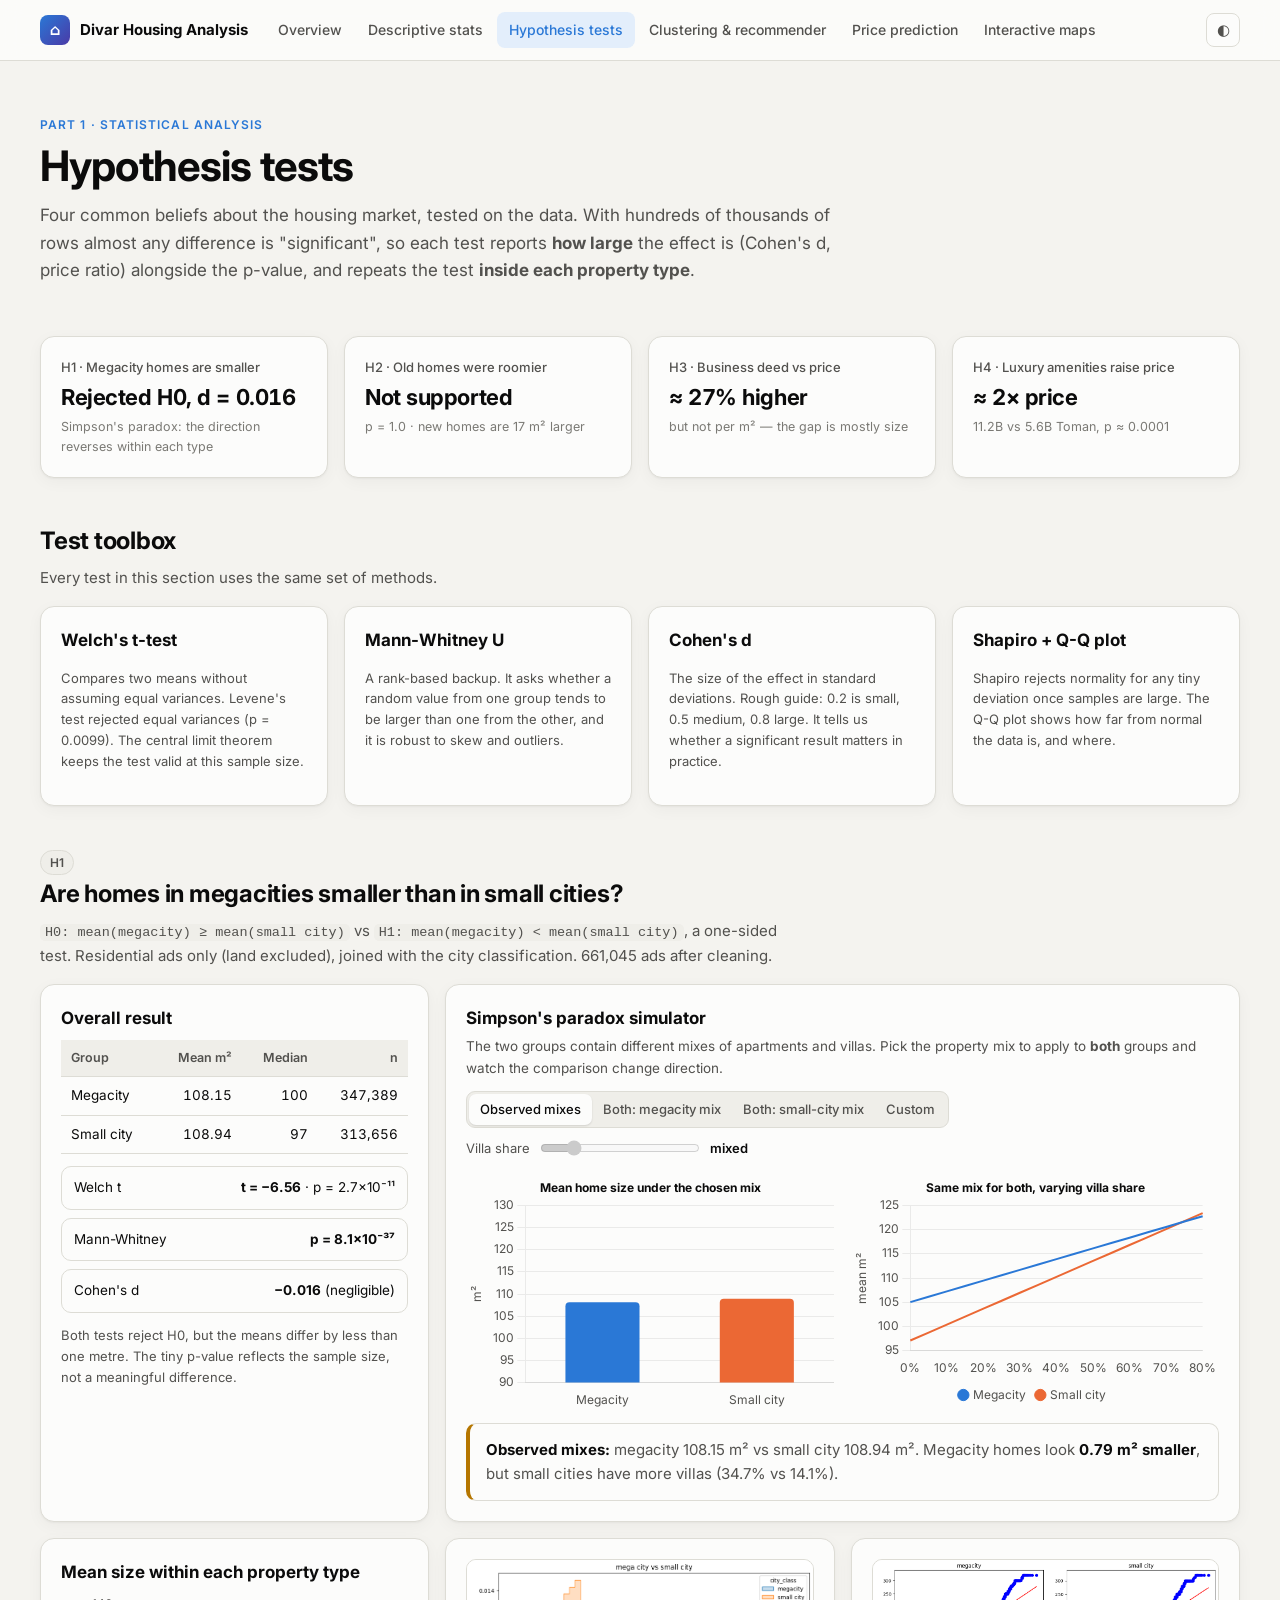
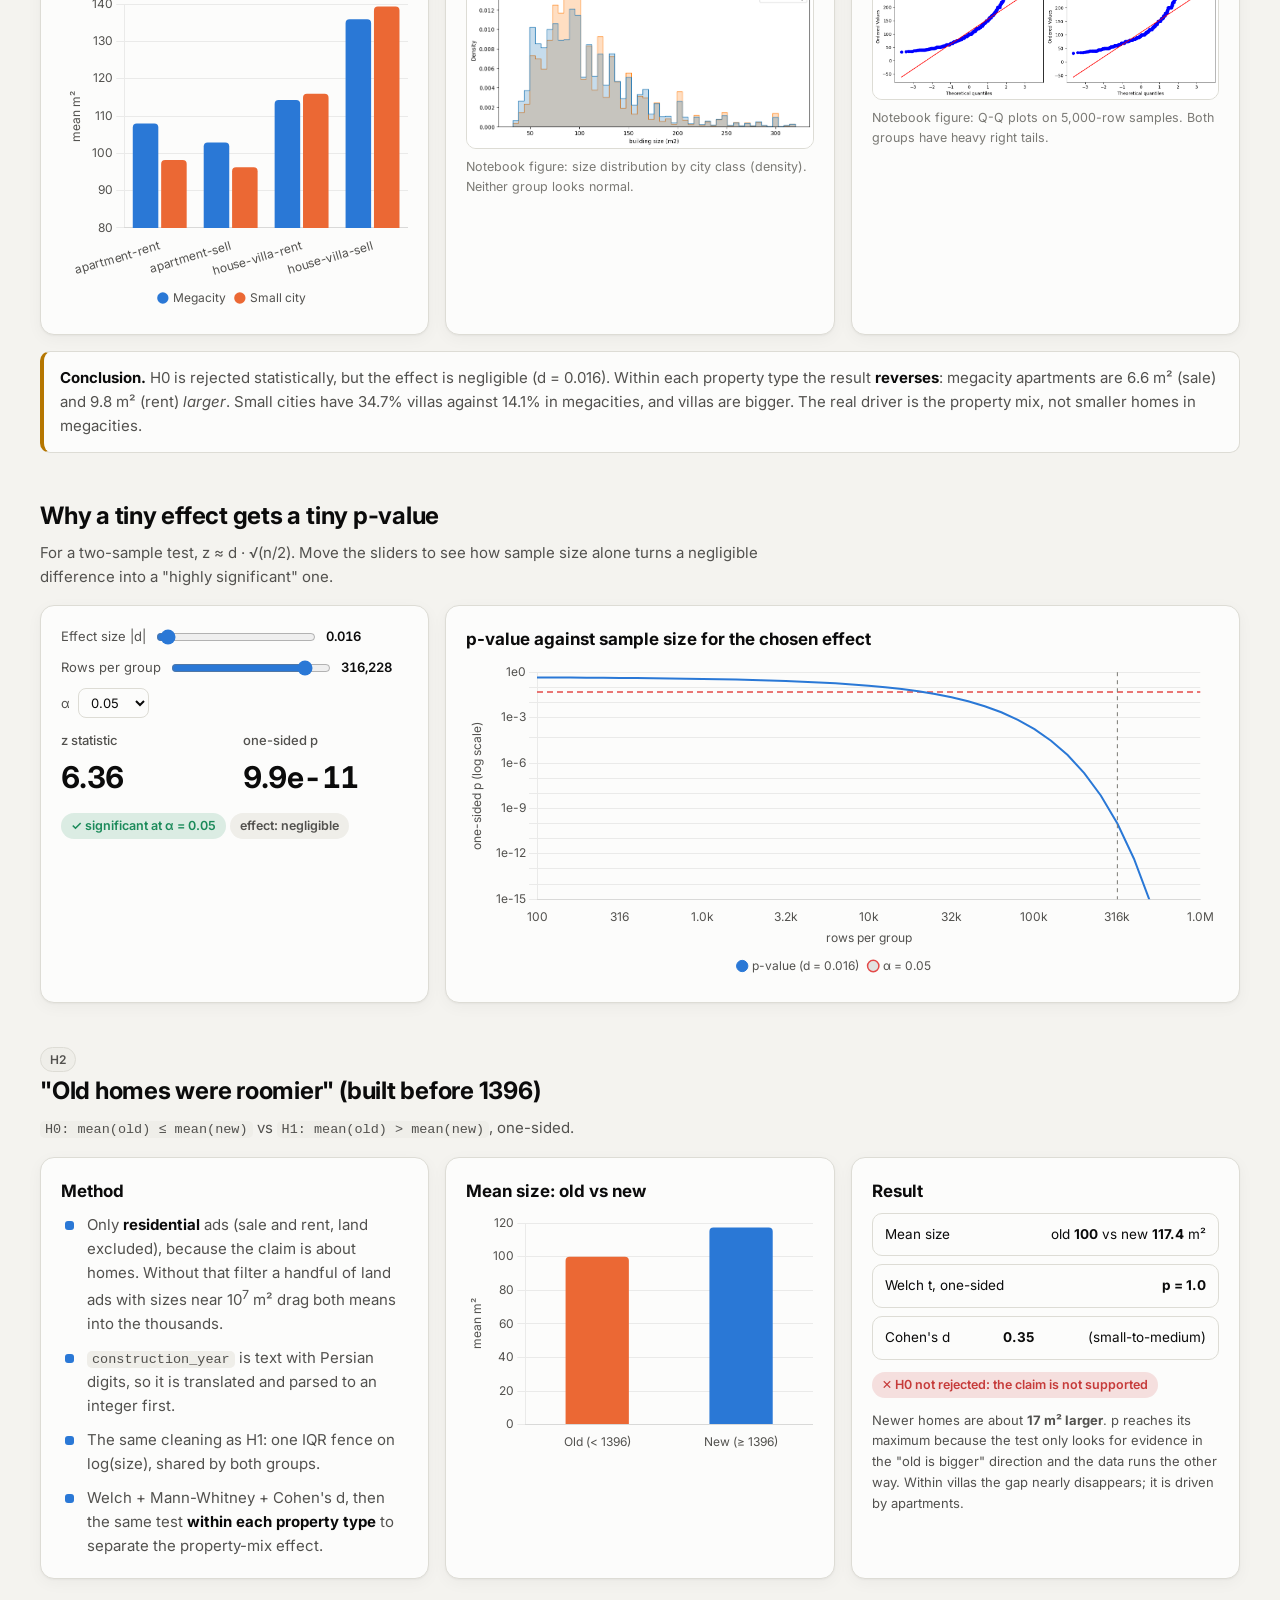
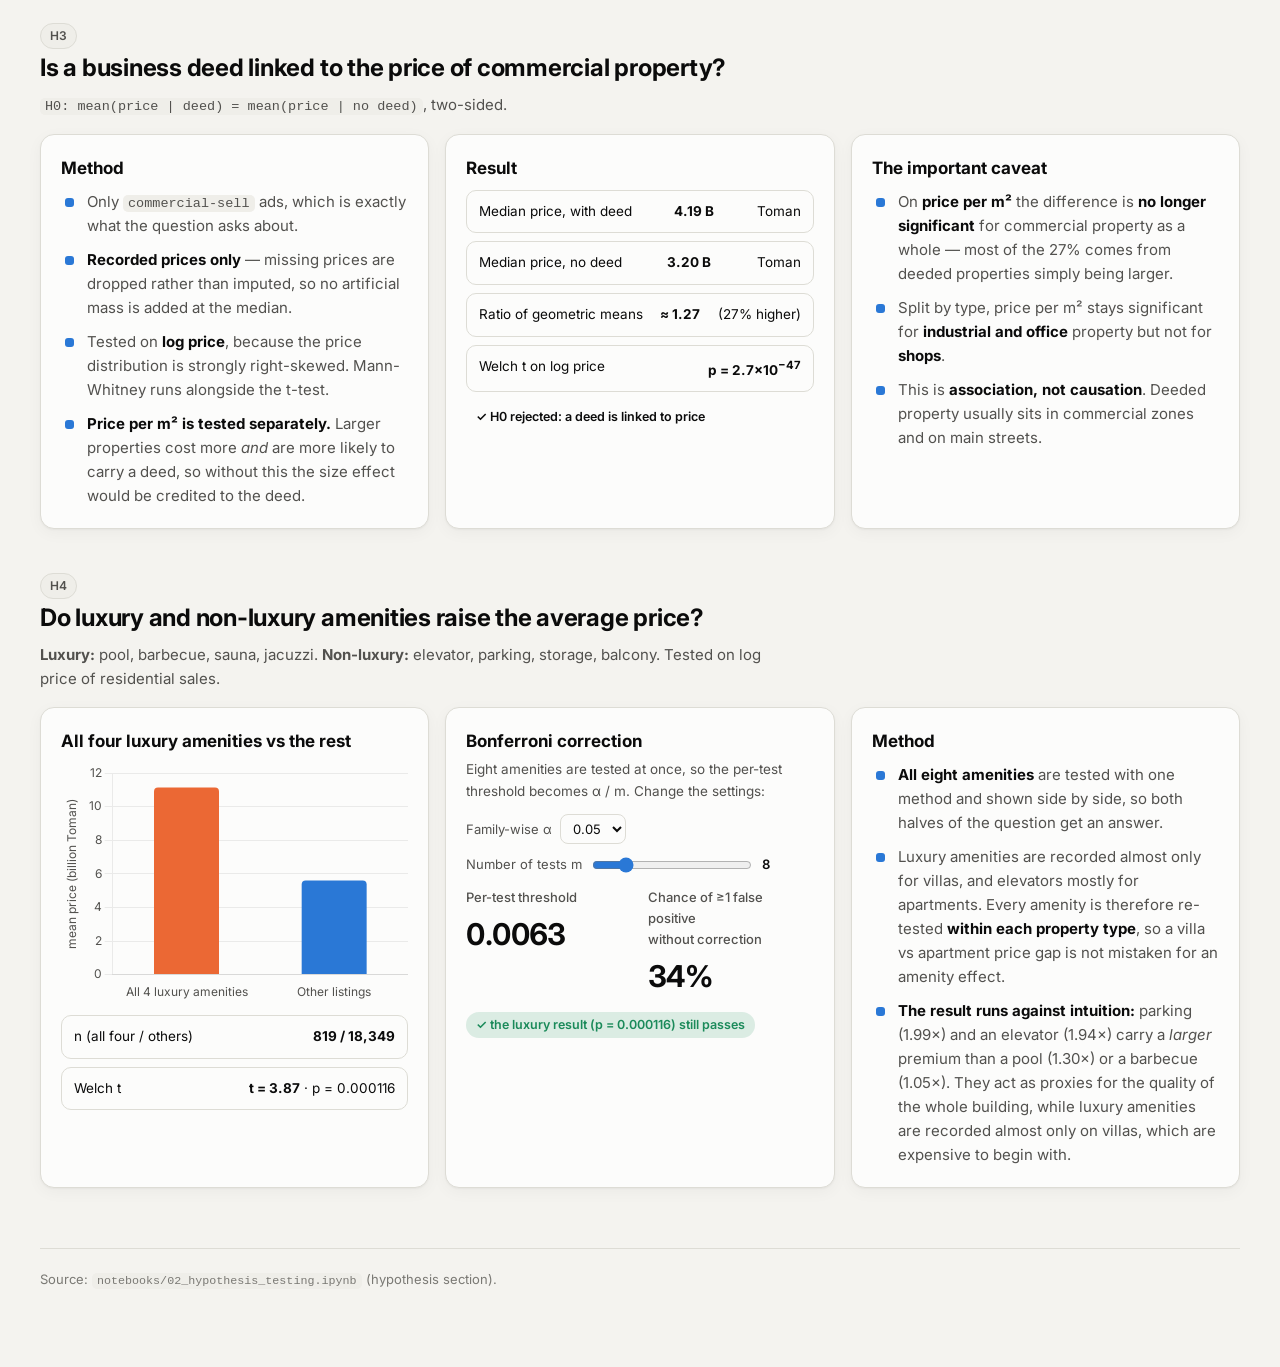
<file: dashboard/hypothesis.html>
<!doctype html>
<html lang="en">
<head>
<meta charset="utf-8">
<meta name="viewport" content="width=device-width, initial-scale=1">
<title>Hypothesis Tests</title>
<meta name="description" content="Four hypothesis tests about common beliefs on Iran's housing market.">
<link rel="preconnect" href="https://fonts.googleapis.com">
<link href="https://fonts.googleapis.com/css2?family=Inter:wght@400;500;600;700&display=swap" rel="stylesheet">
<link rel="stylesheet" href="assets/style.css">
</head>
<body>
<main class="wrap">
  <section class="hero">
    <div class="eyebrow">Part 1 · Statistical analysis</div>
    <h1>Hypothesis tests</h1>
    <p class="lead">Four common beliefs about the housing market, tested on the data. With hundreds of thousands of rows
      almost any difference is "significant", so each test reports <b>how large</b> the effect is (Cohen's d, price ratio) alongside
      the p-value, and repeats the test <b>inside each property type</b>.</p>
  </section>

  <section class="section">
    <div class="grid g4">
      <div class="card kpi"><div class="label">H1 · Megacity homes are smaller</div><div class="value" style="font-size:22px">Rejected H0, d = 0.016</div><div class="note">Simpson's paradox: the direction reverses within each type</div></div>
      <div class="card kpi"><div class="label">H2 · Old homes were roomier</div><div class="value" style="font-size:22px">Not supported</div><div class="note">p = 1.0 · new homes are 17 m² larger</div></div>
      <div class="card kpi"><div class="label">H3 · Business deed vs price</div><div class="value" style="font-size:22px">≈ 27% higher</div><div class="note">but not per m² — the gap is mostly size</div></div>
      <div class="card kpi"><div class="label">H4 · Luxury amenities raise price</div><div class="value" style="font-size:22px">≈ 2× price</div><div class="note">11.2B vs 5.6B Toman, p ≈ 0.0001</div></div>
    </div>
  </section>

  <section class="section" id="toolbox">
    <div class="section-head"><div><h2>Test toolbox</h2><p>Every test in this section uses the same set of methods.</p></div></div>
    <div class="grid g4">
      <div class="card"><h3>Welch's t-test</h3><p class="muted small">Compares two means without assuming equal variances. Levene's test rejected equal variances (p = 0.0099). The central limit theorem keeps the test valid at this sample size.</p></div>
      <div class="card"><h3>Mann-Whitney U</h3><p class="muted small">A rank-based backup. It asks whether a random value from one group tends to be larger than one from the other, and it is robust to skew and outliers.</p></div>
      <div class="card"><h3>Cohen's d</h3><p class="muted small">The size of the effect in standard deviations. Rough guide: 0.2 is small, 0.5 medium, 0.8 large. It tells us whether a significant result matters in practice.</p></div>
      <div class="card"><h3>Shapiro + Q-Q plot</h3><p class="muted small">Shapiro rejects normality for any tiny deviation once samples are large. The Q-Q plot shows how far from normal the data is, and where.</p></div>
    </div>
  </section>

  <!-- H1 -->
  <section class="section" id="h1">
    <div class="section-head"><div><span class="tag">H1</span><h2>Are homes in megacities smaller than in small cities?</h2>
      <p><code>H0: mean(megacity) ≥ mean(small city)</code> vs <code>H1: mean(megacity) &lt; mean(small city)</code>, a one-sided test.
        Residential ads only (land excluded), joined with the city classification. 661,045 ads after cleaning.</p></div></div>

    <div class="grid g3">
      <div class="card">
        <h3>Overall result</h3>
        <div class="table-wrap"><table class="data">
          <thead><tr><th>Group</th><th class="num">Mean m²</th><th class="num">Median</th><th class="num">n</th></tr></thead>
          <tbody><tr><td>Megacity</td><td class="num">108.15</td><td class="num">100</td><td class="num">347,389</td></tr>
          <tr><td>Small city</td><td class="num">108.94</td><td class="num">97</td><td class="num">313,656</td></tr></tbody></table></div>
        <div class="result-list" style="margin-top:12px">
          <div class="result-item"><span>Welch t</span><span><b>t = −6.56</b> · p = 2.7×10⁻¹¹</span></div>
          <div class="result-item"><span>Mann-Whitney</span><span><b>p = 8.1×10⁻³⁷</b></span></div>
          <div class="result-item"><span>Cohen's d</span><span><b>−0.016</b> (negligible)</span></div>
        </div>
        <p class="small muted" style="margin:12px 0 0">Both tests reject H0, but the means differ by less than one metre. The tiny p-value reflects the sample size, not a meaningful difference.</p>
      </div>
      <div class="card span2">
        <h3>Simpson's paradox simulator</h3>
        <p class="sub">The two groups contain different mixes of apartments and villas. Pick the property mix to apply to <b>both</b> groups and watch the comparison change direction.</p>
        <div class="controls">
          <div class="seg" id="h1-preset">
            <button data-v="observed" class="on">Observed mixes</button>
            <button data-v="mega">Both: megacity mix</button>
            <button data-v="small">Both: small-city mix</button>
            <button data-v="custom">Custom</button>
          </div>
          <label class="ctl">Villa share <input type="range" id="h1-villa" min="0" max="80" value="14" step="1"> <span class="out" id="h1-villa-o"></span></label>
        </div>
        <div class="grid g2">
          <div class="chart-box short"><canvas id="h1-means"></canvas></div>
          <div class="chart-box short"><canvas id="h1-curve"></canvas></div>
        </div>
        <div class="callout" id="h1-verdict" style="margin-top:12px"></div>
      </div>
    </div>

    <div class="grid g3" style="margin-top:16px">
      <div class="card">
        <h3>Mean size within each property type</h3>
        <div class="chart-box"><canvas id="h1-types"></canvas></div>
      </div>
      <figure class="figure card"><div class="frame"><img src="assets/img/h1_histogram.png" alt="Building size histogram megacity vs small city"></div>
        <figcaption>Notebook figure: size distribution by city class (density). Neither group looks normal.</figcaption></figure>
      <figure class="figure card"><div class="frame"><img src="assets/img/h1_qq.png" alt="Q-Q plots"></div>
        <figcaption>Notebook figure: Q-Q plots on 5,000-row samples. Both groups have heavy right tails.</figcaption></figure>
    </div>
    <div class="callout warn" style="margin-top:16px"><b>Conclusion.</b> H0 is rejected statistically, but the effect is negligible (d = 0.016).
      Within each property type the result <b>reverses</b>: megacity apartments are 6.6 m² (sale) and 9.8 m² (rent) <i>larger</i>.
      Small cities have 34.7% villas against 14.1% in megacities, and villas are bigger. The real driver is the property mix, not smaller homes in megacities.</div>
  </section>

  <!-- significance vs size -->
  <section class="section" id="power">
    <div class="section-head"><div><h2>Why a tiny effect gets a tiny p-value</h2>
      <p>For a two-sample test, z ≈ d · √(n/2). Move the sliders to see how sample size alone turns a negligible difference into a "highly significant" one.</p></div></div>
    <div class="grid g3">
      <div class="card">
        <div class="controls" style="flex-direction:column;align-items:stretch">
          <label class="ctl">Effect size |d| <input type="range" id="pw-d" min="0.001" max="0.5" step="0.001" value="0.016"> <span class="out" id="pw-d-o"></span></label>
          <label class="ctl">Rows per group <input type="range" id="pw-n" min="2" max="6" step="0.05" value="5.52"> <span class="out" id="pw-n-o"></span></label>
          <label class="ctl">α <select id="pw-a"><option>0.05</option><option>0.01</option><option>0.001</option></select></label>
        </div>
        <div class="grid g2" style="margin-top:8px">
          <div class="kpi"><div class="label">z statistic</div><div class="value" id="pw-z">—</div></div>
          <div class="kpi"><div class="label">one-sided p</div><div class="value" id="pw-p">—</div></div>
        </div>
        <div id="pw-badge" style="margin-top:10px"></div>
      </div>
      <div class="card span2">
        <h3>p-value against sample size for the chosen effect</h3>
        <div class="chart-box"><canvas id="pw-chart"></canvas></div>
      </div>
    </div>
  </section>

  <!-- H2 -->
  <section class="section" id="h2">
    <div class="section-head"><div><span class="tag">H2</span><h2>"Old homes were roomier" (built before 1396)</h2>
      <p><code>H0: mean(old) &le; mean(new)</code> vs <code>H1: mean(old) &gt; mean(new)</code>, one-sided.</p></div></div>
    <div class="grid g3">
      <div class="card">
        <h3>Method</h3>
        <ul class="findings">
          <li>Only <b>residential</b> ads (sale and rent, land excluded), because the claim is about homes. Without that filter a handful of land ads with sizes near 10<sup>7</sup> m&sup2; drag both means into the thousands.</li>
          <li><code>construction_year</code> is text with Persian digits, so it is translated and parsed to an integer first.</li>
          <li>The same cleaning as H1: one IQR fence on log(size), shared by both groups.</li>
          <li>Welch + Mann-Whitney + Cohen's d, then the same test <b>within each property type</b> to separate the property-mix effect.</li>
        </ul>
      </div>
      <div class="card">
        <h3>Mean size: old vs new</h3>
        <div class="chart-box short"><canvas id="h2-chart"></canvas></div>
      </div>
      <div class="card">
        <h3>Result</h3>
        <div class="result-list">
          <div class="result-item"><span>Mean size</span><span>old <b>100</b> vs new <b>117.4</b> m&sup2;</span></div>
          <div class="result-item"><span>Welch t, one-sided</span><b>p = 1.0</b></div>
          <div class="result-item"><span>Cohen's d</span><b>0.35</b> (small-to-medium)</div>
        </div>
        <div style="margin-top:12px"><span class="badge keep">&#10005; H0 not rejected: the claim is not supported</span></div>
        <p class="small muted" style="margin:12px 0 0">Newer homes are about <b>17 m&sup2; larger</b>. p reaches its maximum because the test only looks for evidence in the "old is bigger" direction and the data runs the other way. Within villas the gap nearly disappears; it is driven by apartments.</p>
      </div>
    </div>
  </section>

  <!-- H3 -->
  <section class="section" id="h3">
    <div class="section-head"><div><span class="tag">H3</span><h2>Is a business deed linked to the price of commercial property?</h2>
      <p><code>H0: mean(price | deed) = mean(price | no deed)</code>, two-sided.</p></div></div>
    <div class="grid g3">
      <div class="card">
        <h3>Method</h3>
        <ul class="findings">
          <li>Only <code>commercial-sell</code> ads, which is exactly what the question asks about.</li>
          <li><b>Recorded prices only</b> &mdash; missing prices are dropped rather than imputed, so no artificial mass is added at the median.</li>
          <li>Tested on <b>log price</b>, because the price distribution is strongly right-skewed. Mann-Whitney runs alongside the t-test.</li>
          <li><b>Price per m&sup2; is tested separately.</b> Larger properties cost more <i>and</i> are more likely to carry a deed, so without this the size effect would be credited to the deed.</li>
        </ul>
      </div>
      <div class="card">
        <h3>Result</h3>
        <div class="result-list">
          <div class="result-item"><span>Median price, with deed</span><b>4.19 B</b> Toman</div>
          <div class="result-item"><span>Median price, no deed</span><b>3.20 B</b> Toman</div>
          <div class="result-item"><span>Ratio of geometric means</span><b>&asymp; 1.27</b> (27% higher)</div>
          <div class="result-item"><span>Welch t on log price</span><b>p = 2.7&times;10<sup>&minus;47</sup></b></div>
        </div>
        <div style="margin-top:12px"><span class="badge drop">&#10003; H0 rejected: a deed is linked to price</span></div>
      </div>
      <div class="card">
        <h3>The important caveat</h3>
        <ul class="findings">
          <li>On <b>price per m&sup2;</b> the difference is <b>no longer significant</b> for commercial property as a whole &mdash; most of the 27% comes from deeded properties simply being larger.</li>
          <li>Split by type, price per m&sup2; stays significant for <b>industrial and office</b> property but not for <b>shops</b>.</li>
          <li>This is <b>association, not causation</b>. Deeded property usually sits in commercial zones and on main streets.</li>
        </ul>
      </div>
    </div>
  </section>

  <!-- H4 -->
  <section class="section" id="h4">
    <div class="section-head"><div><span class="tag">H4</span><h2>Do luxury and non-luxury amenities raise the average price?</h2>
      <p><b>Luxury:</b> pool, barbecue, sauna, jacuzzi. <b>Non-luxury:</b> elevator, parking, storage, balcony. Tested on log price of residential sales.</p></div></div>
    <div class="grid g3">
      <div class="card">
        <h3>All four luxury amenities vs the rest</h3>
        <div class="chart-box short"><canvas id="h4-chart"></canvas></div>
        <div class="result-list" style="margin-top:12px">
          <div class="result-item"><span>n (all four / others)</span><b>819 / 18,349</b></div>
          <div class="result-item"><span>Welch t</span><span><b>t = 3.87</b> · p = 0.000116</span></div>
        </div>
      </div>
      <div class="card">
        <h3>Bonferroni correction</h3>
        <p class="sub">Eight amenities are tested at once, so the per-test threshold becomes α / m. Change the settings:</p>
        <div class="controls" style="flex-direction:column;align-items:stretch">
          <label class="ctl">Family-wise α <select id="bf-a"><option>0.10</option><option selected>0.05</option><option>0.01</option></select></label>
          <label class="ctl">Number of tests m <input type="range" id="bf-m" min="1" max="40" value="8"> <span class="out" id="bf-m-o"></span></label>
        </div>
        <div class="grid g2">
          <div class="kpi"><div class="label">Per-test threshold</div><div class="value" id="bf-t">—</div></div>
          <div class="kpi"><div class="label">Chance of ≥1 false positive<br>without correction</div><div class="value" id="bf-fw">—</div></div>
        </div>
        <div id="bf-verdict" style="margin-top:10px"></div>
      </div>
      <div class="card">
        <h3>Method</h3>
        <ul class="findings">
          <li><b>All eight amenities</b> are tested with one method and shown side by side, so both halves of the question get an answer.</li>
          <li>Luxury amenities are recorded almost only for villas, and elevators mostly for apartments. Every amenity is therefore re-tested <b>within each property type</b>, so a villa vs apartment price gap is not mistaken for an amenity effect.</li>
          <li><b>The result runs against intuition:</b> parking (1.99&times;) and an elevator (1.94&times;) carry a <i>larger</i> premium than a pool (1.30&times;) or a barbecue (1.05&times;). They act as proxies for the quality of the whole building, while luxury amenities are recorded almost only on villas, which are expensive to begin with.</li>
        </ul>
      </div>
    </div>
  </section>

  <footer class="footer">Source: <code>notebooks/02_hypothesis_testing.ipynb</code> (hypothesis section).</footer>
</main>

<script src="assets/vendor/chart.umd.min.js"></script>
<script src="assets/app.js"></script>
<script>
(function () {
  const D = Dash;
  /* ---- H1 data (notebook cell "test per type" and "type mix") ---- */
  const TYPES = ["apartment-rent", "apartment-sell", "house-villa-rent", "house-villa-sell"];
  const MEAN = { mega: [107.99, 102.89, 114.29, 135.93], small: [98.24, 96.25, 115.99, 139.40] };
  const MIX = { mega: [0.3579, 0.5011, 0.0568, 0.0842], small: [0.2598, 0.3932, 0.1195, 0.2276] };
  let preset = "observed";
  const villa = document.getElementById("h1-villa");

  // a mix with a given villa share, keeping the apartment rent/sell and villa rent/sell splits of the megacity mix
  function mixWithVilla(v) {
    const m = MIX.mega, apt = m[0] + m[1], vil = m[2] + m[3];
    return [m[0] / apt * (1 - v), m[1] / apt * (1 - v), m[2] / vil * v, m[3] / vil * v];
  }
  const wmean = (means, mix) => means.reduce((s, x, i) => s + x * mix[i], 0);

  function drawH1() {
    let mixMega, mixSmall;
    if (preset === "observed") { mixMega = MIX.mega; mixSmall = MIX.small; }
    else if (preset === "mega") { mixMega = mixSmall = MIX.mega; }
    else if (preset === "small") { mixMega = mixSmall = MIX.small; }
    else { mixMega = mixSmall = mixWithVilla(villa.value / 100); }
    villa.disabled = preset !== "custom";
    const vs = (mix) => ((mix[2] + mix[3]) * 100).toFixed(1) + "%";
    document.getElementById("h1-villa-o").textContent = preset === "observed" ? "mixed" : vs(mixMega);
    // observed: use the exact group means from the notebook (weighted per-type means differ only by rounding)
    const a = preset === "observed" ? 108.15 : wmean(MEAN.mega, mixMega);
    const b = preset === "observed" ? 108.94 : wmean(MEAN.small, mixSmall);

    D.make("h1-means", {
      type: "bar",
      data: { labels: ["Megacity", "Small city"],
        datasets: [{ data: [a, b], backgroundColor: [D.series(0), D.series(1)], borderSkipped: "start", barPercentage: .6 }] },
      options: { plugins: { legend: { display: false },
          title: { display: true, text: "Mean home size under the chosen mix", color: D.css("--text") },
          tooltip: { callbacks: { label: (c) => c.parsed.y.toFixed(2) + " m² (villa share " + vs(c.dataIndex ? mixSmall : mixMega) + ")" } } },
        scales: { y: { min: 90, max: 130, title: { display: true, text: "m²" }, grid: { color: D.css("--grid") } }, x: { grid: { display: false } } } }
    });

    const xs = Array.from({ length: 17 }, (_, i) => i * 5);
    const cur = preset === "observed" ? null : (mixMega[2] + mixMega[3]) * 100;
    D.make("h1-curve", {
      type: "line",
      data: { labels: xs.map((x) => x + "%"),
        datasets: [
          { label: "Megacity", data: xs.map((x) => wmean(MEAN.mega, mixWithVilla(x / 100))), borderColor: D.series(0), backgroundColor: D.series(0), pointRadius: 0, pointHoverRadius: 5 },
          { label: "Small city", data: xs.map((x) => wmean(MEAN.small, mixWithVilla(x / 100))), borderColor: D.series(1), backgroundColor: D.series(1), pointRadius: 0, pointHoverRadius: 5 }] },
      options: { interaction: { mode: "index", intersect: false },
        plugins: { legend: { position: "bottom" }, title: { display: true, text: "Same mix for both, varying villa share", color: D.css("--text") },
          tooltip: { callbacks: { title: (it) => "villa share " + it[0].label, label: (c) => c.dataset.label + ": " + c.parsed.y.toFixed(1) + " m²" } } },
        scales: { y: { title: { display: true, text: "mean m²" }, grid: { color: D.css("--grid") } }, x: { grid: { display: false }, ticks: { maxTicksLimit: 9 } } } },
      plugins: [{ id: "cur", afterDatasetsDraw(ch) {
        if (cur === null) return;
        const x = ch.scales.x, y = ch.scales.y, px = x.left + (x.right - x.left) * cur / 80;
        const c = ch.ctx; c.save(); c.strokeStyle = D.css("--text-3"); c.setLineDash([4, 4]); c.beginPath(); c.moveTo(px, y.top); c.lineTo(px, y.bottom); c.stroke(); c.restore();
      } }]
    });

    const diff = a - b;
    const el = document.getElementById("h1-verdict");
    el.className = "callout " + (diff < 0 ? "warn" : "good");
    el.innerHTML = preset === "observed"
      ? `<b>Observed mixes:</b> megacity ${a.toFixed(2)} m² vs small city ${b.toFixed(2)} m². Megacity homes look <b>${Math.abs(diff).toFixed(2)} m² smaller</b>, but small cities have more villas (${vs(MIX.small)} vs ${vs(MIX.mega)}).`
      : `<b>Same mix for both groups:</b> megacity ${a.toFixed(2)} m² vs small city ${b.toFixed(2)} m². Megacity homes are <b>${Math.abs(diff).toFixed(2)} m² ${diff < 0 ? "smaller" : "larger"}</b>. With the property mix held equal, the original conclusion ${diff < 0 ? "holds" : "reverses"}.`;
  }
  D.seg("#h1-preset", (v) => { preset = v; drawH1(); });
  villa.addEventListener("input", drawH1);

  function drawH1types() {
    D.make("h1-types", {
      type: "bar",
      data: { labels: TYPES,
        datasets: [
          { label: "Megacity", data: MEAN.mega, backgroundColor: D.series(0), borderSkipped: "start" },
          { label: "Small city", data: MEAN.small, backgroundColor: D.series(1), borderSkipped: "start" }] },
      options: { plugins: { legend: { position: "bottom" },
          tooltip: { callbacks: { afterBody: (it) => { const i = it[0].dataIndex, d = MEAN.mega[i] - MEAN.small[i]; return "megacity − small = " + (d > 0 ? "+" : "") + d.toFixed(1) + " m²"; } } } },
        scales: { y: { min: 80, title: { display: true, text: "mean m²" }, grid: { color: D.css("--grid") } }, x: { grid: { display: false } } } }
    });
  }

  /* ---- significance vs size ---- */
  const pd = document.getElementById("pw-d"), pn = document.getElementById("pw-n"), pa = document.getElementById("pw-a");
  function pval(d, n) {
    const z = d * Math.sqrt(n / 2);
    if (z < 5) return 1 - D.normCdf(z);
    // asymptotic upper tail, accurate where 1 - cdf underflows
    return Math.exp(-z * z / 2) / (z * Math.sqrt(2 * Math.PI)) * (1 - 1 / (z * z) + 3 / Math.pow(z, 4));
  }
  function fmtP(p) { if (p < 1e-300) return "< 1e-300"; if (p < 1e-4) return p.toExponential(1); return p.toFixed(4); }
  function drawPw() {
    const d = +pd.value, n = Math.round(Math.pow(10, +pn.value)), a = +pa.value;
    document.getElementById("pw-d-o").textContent = d.toFixed(3);
    document.getElementById("pw-n-o").textContent = D.fmt(n);
    const z = d * Math.sqrt(n / 2), p = pval(d, n);
    document.getElementById("pw-z").textContent = z.toFixed(2);
    document.getElementById("pw-p").textContent = fmtP(p);
    const size = d < 0.2 ? "negligible" : d < 0.5 ? "small" : d < 0.8 ? "medium" : "large";
    document.getElementById("pw-badge").innerHTML = (p < a ? '<span class="badge reject">✓ significant at α = ' + a + "</span>" : '<span class="badge keep">✕ not significant at α = ' + a + "</span>") +
      ' <span class="badge neutral">effect: ' + size + "</span>";
    const ns = []; for (let e = 2; e <= 6.001; e += 0.1) ns.push(Math.round(Math.pow(10, e)));
    D.make("pw-chart", {
      type: "line",
      data: { labels: ns.map((x) => D.compact(x)),
        datasets: [{ label: "p-value (d = " + d.toFixed(3) + ")", data: ns.map((x) => Math.max(pval(d, x), 1e-300)), borderColor: D.series(0), backgroundColor: D.series(0), pointRadius: 0, pointHoverRadius: 5 },
          { label: "α = " + a, data: ns.map(() => a), borderColor: D.series(7), borderDash: [6, 4], pointRadius: 0, borderWidth: 1.5 }] },
      options: { interaction: { mode: "index", intersect: false },
        plugins: { legend: { position: "bottom" }, tooltip: { callbacks: { title: (it) => "n per group ≈ " + it[0].label, label: (c) => c.dataset.label + ": " + fmtP(c.parsed.y) } } },
        scales: { y: { type: "logarithmic", min: 1e-15, max: 1, title: { display: true, text: "one-sided p (log scale)" }, grid: { color: D.css("--grid") },
                       ticks: { callback: (v) => { const l = Math.log10(v); return Number.isInteger(l) && l % 3 === 0 ? "1e" + l : ""; } } },
                  x: { title: { display: true, text: "rows per group" }, grid: { display: false }, ticks: { maxTicksLimit: 9 } } } },
      plugins: [{ id: "cur", afterDatasetsDraw(ch) {
        const x = ch.scales.x, y = ch.scales.y, px = x.left + (x.right - x.left) * (+pn.value - 2) / 4;
        const c = ch.ctx; c.save(); c.strokeStyle = D.css("--text-3"); c.setLineDash([4, 4]); c.beginPath(); c.moveTo(px, y.top); c.lineTo(px, y.bottom); c.stroke(); c.restore();
      } }]
    });
  }
  [pd, pn, pa].forEach((el) => el.addEventListener("input", drawPw));

  /* ---- H2 ---- */
  function drawH2() {
    D.make("h2-chart", {
      type: "bar",
      data: { labels: ["Old (< 1396)", "New (≥ 1396)"], datasets: [{ data: [100, 117.4], backgroundColor: [D.series(1), D.series(0)], borderSkipped: "start", barPercentage: .55 }] },
      options: { plugins: { legend: { display: false }, tooltip: { callbacks: { label: (c) => c.parsed.y + " m² mean (residential, IQR-cleaned)" } } },
        scales: { y: { beginAtZero: true, title: { display: true, text: "mean m²" }, grid: { color: D.css("--grid") } }, x: { grid: { display: false } } } }
    });
  }

  /* ---- H4 ---- */
  function drawH4() {
    D.make("h4-chart", {
      type: "bar",
      data: { labels: ["All 4 luxury amenities", "Other listings"], datasets: [{ data: [11.15, 5.6], backgroundColor: [D.series(1), D.series(0)], borderSkipped: "start", barPercentage: .55 }] },
      options: { plugins: { legend: { display: false }, tooltip: { callbacks: { label: (c) => c.parsed.y + "B Toman mean price" } } },
        scales: { y: { beginAtZero: true, title: { display: true, text: "mean price (billion Toman)" }, grid: { color: D.css("--grid") } }, x: { grid: { display: false } } } }
    });
  }
  const bfA = document.getElementById("bf-a"), bfM = document.getElementById("bf-m");
  function drawBf() {
    const a = +bfA.value, m = +bfM.value, t = a / m, p = 0.000116;
    document.getElementById("bf-m-o").textContent = m;
    document.getElementById("bf-t").textContent = t < 0.001 ? t.toExponential(2) : t.toFixed(4);
    document.getElementById("bf-fw").textContent = ((1 - Math.pow(1 - a, m)) * 100).toFixed(0) + "%";
    document.getElementById("bf-verdict").innerHTML = (p < t ? '<span class="badge reject">✓ the luxury result (p = 0.000116) still passes</span>' : '<span class="badge keep">✕ the luxury result would no longer pass</span>');
  }
  [bfA, bfM].forEach((el) => el.addEventListener("input", drawBf));

  D.register(() => { drawH1(); drawH1types(); drawPw(); drawH2(); drawH4(); drawBf(); });
})();
</script>
</body>
</html>
</file>
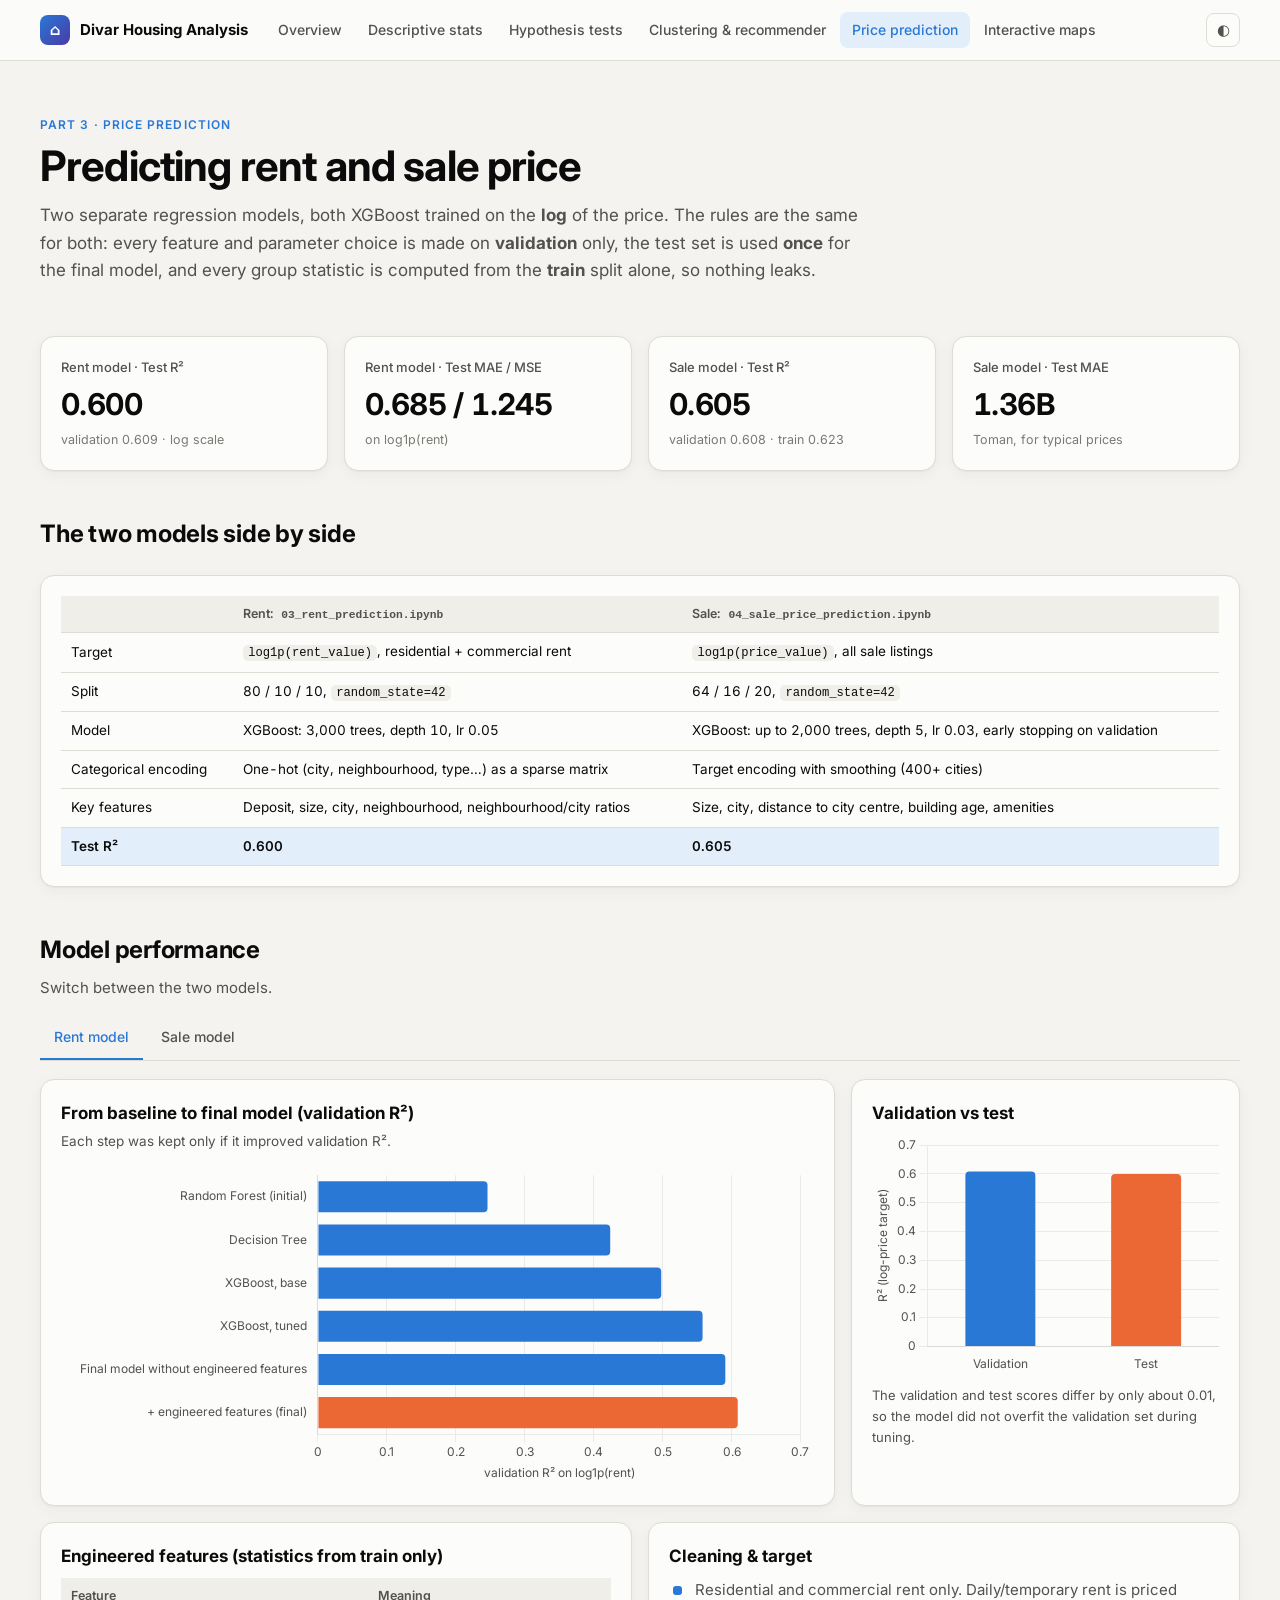
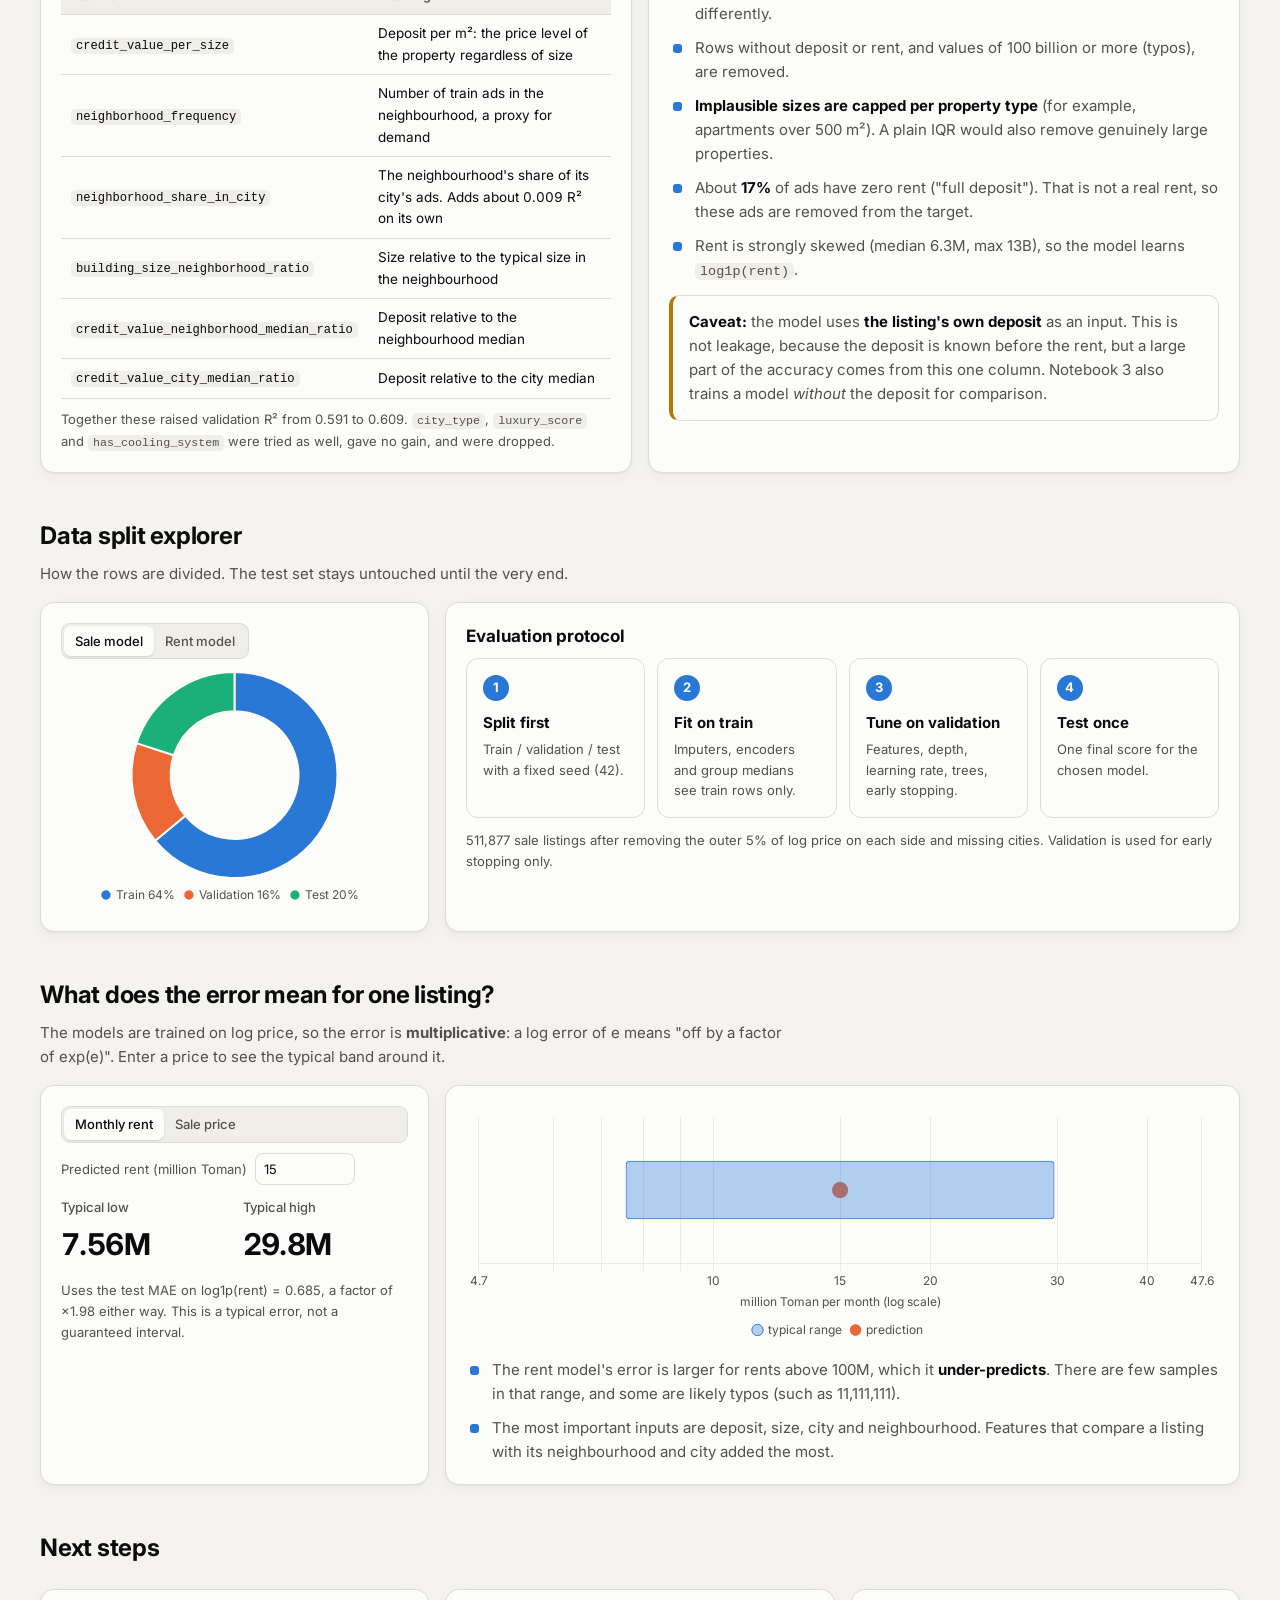
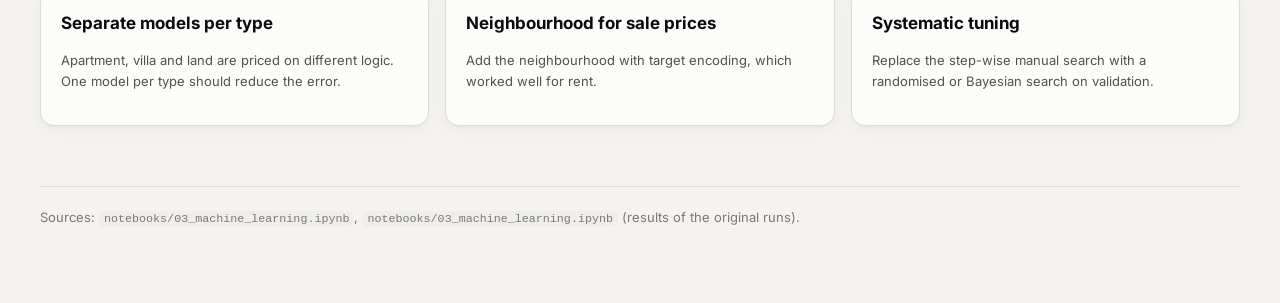
<file: dashboard/prediction.html>
<!doctype html>
<html lang="en">
<head>
<meta charset="utf-8">
<meta name="viewport" content="width=device-width, initial-scale=1">
<title>Price Prediction</title>
<meta name="description" content="XGBoost models that predict monthly rent and sale price of Divar listings.">
<link rel="preconnect" href="https://fonts.googleapis.com">
<link href="https://fonts.googleapis.com/css2?family=Inter:wght@400;500;600;700&display=swap" rel="stylesheet">
<link rel="stylesheet" href="assets/style.css">
</head>
<body>
<main class="wrap">
  <section class="hero">
    <div class="eyebrow">Part 3 · Price prediction</div>
    <h1>Predicting rent and sale price</h1>
    <p class="lead">Two separate regression models, both XGBoost trained on the <b>log</b> of the price. The rules are the same for both:
      every feature and parameter choice is made on <b>validation</b> only, the test set is used <b>once</b> for the final model,
      and every group statistic is computed from the <b>train</b> split alone, so nothing leaks.</p>
  </section>

  <section class="section">
    <div class="grid g4">
      <div class="card kpi"><div class="label">Rent model · Test R²</div><div class="value">0.600</div><div class="note">validation 0.609 · log scale</div></div>
      <div class="card kpi"><div class="label">Rent model · Test MAE / MSE</div><div class="value">0.685 / 1.245</div><div class="note">on log1p(rent)</div></div>
      <div class="card kpi"><div class="label">Sale model · Test R²</div><div class="value">0.605</div><div class="note">validation 0.608 · train 0.623</div></div>
      <div class="card kpi"><div class="label">Sale model · Test MAE</div><div class="value">1.36B</div><div class="note">Toman, for typical prices</div></div>
    </div>
  </section>

  <section class="section">
    <div class="section-head"><div><h2>The two models side by side</h2></div></div>
    <div class="card">
      <div class="table-wrap"><table class="data">
        <thead><tr><th></th><th>Rent: <code>03_rent_prediction.ipynb</code></th><th>Sale: <code>04_sale_price_prediction.ipynb</code></th></tr></thead>
        <tbody>
          <tr><td>Target</td><td><code>log1p(rent_value)</code>, residential + commercial rent</td><td><code>log1p(price_value)</code>, all sale listings</td></tr>
          <tr><td>Split</td><td>80 / 10 / 10, <code>random_state=42</code></td><td>64 / 16 / 20, <code>random_state=42</code></td></tr>
          <tr><td>Model</td><td>XGBoost: 3,000 trees, depth 10, lr 0.05</td><td>XGBoost: up to 2,000 trees, depth 5, lr 0.03, early stopping on validation</td></tr>
          <tr><td>Categorical encoding</td><td>One-hot (city, neighbourhood, type…) as a sparse matrix</td><td>Target encoding with smoothing (400+ cities)</td></tr>
          <tr><td>Key features</td><td>Deposit, size, city, neighbourhood, neighbourhood/city ratios</td><td>Size, city, distance to city centre, building age, amenities</td></tr>
          <tr class="hl"><td>Test R²</td><td>0.600</td><td>0.605</td></tr>
        </tbody></table></div>
    </div>
  </section>

  <section class="section" id="perf">
    <div class="section-head"><div><h2>Model performance</h2><p>Switch between the two models.</p></div></div>
    <div class="tabs-root" id="perf-tabs">
      <div class="tabs"><button class="on" data-tab="tab-rent">Rent model</button><button data-tab="tab-sale">Sale model</button></div>

      <div class="tab-panel on" id="tab-rent">
        <div class="grid g3">
          <div class="card span2">
            <h3>From baseline to final model (validation R²)</h3>
            <p class="sub">Each step was kept only if it improved validation R².</p>
            <div class="chart-box"><canvas id="rent-ladder"></canvas></div>
          </div>
          <div class="card">
            <h3>Validation vs test</h3>
            <div class="chart-box short"><canvas id="rent-split-r2"></canvas></div>
            <p class="small muted" style="margin:10px 0 0">The validation and test scores differ by only about 0.01, so the model did not overfit the validation set during tuning.</p>
          </div>
        </div>
        <div class="grid g2" style="margin-top:16px">
          <div class="card">
            <h3>Engineered features (statistics from train only)</h3>
            <div class="table-wrap"><table class="data">
              <thead><tr><th>Feature</th><th>Meaning</th></tr></thead>
              <tbody>
                <tr><td><code>credit_value_per_size</code></td><td style="white-space:normal">Deposit per m²: the price level of the property regardless of size</td></tr>
                <tr><td><code>neighborhood_frequency</code></td><td style="white-space:normal">Number of train ads in the neighbourhood, a proxy for demand</td></tr>
                <tr><td><code>neighborhood_share_in_city</code></td><td style="white-space:normal">The neighbourhood's share of its city's ads. Adds about 0.009 R² on its own</td></tr>
                <tr><td><code>building_size_neighborhood_ratio</code></td><td style="white-space:normal">Size relative to the typical size in the neighbourhood</td></tr>
                <tr><td><code>credit_value_neighborhood_median_ratio</code></td><td style="white-space:normal">Deposit relative to the neighbourhood median</td></tr>
                <tr><td><code>credit_value_city_median_ratio</code></td><td style="white-space:normal">Deposit relative to the city median</td></tr>
              </tbody></table></div>
            <p class="small muted" style="margin:10px 0 0">Together these raised validation R² from 0.591 to 0.609. <code>city_type</code>, <code>luxury_score</code> and <code>has_cooling_system</code> were tried as well, gave no gain, and were dropped.</p>
          </div>
          <div class="card">
            <h3>Cleaning & target</h3>
            <ul class="findings">
              <li>Residential and commercial rent only. Daily/temporary rent is priced differently.</li>
              <li>Rows without deposit or rent, and values of 100 billion or more (typos), are removed.</li>
              <li><b>Implausible sizes are capped per property type</b> (for example, apartments over 500 m²). A plain IQR would also remove genuinely large properties.</li>
              <li>About <b>17%</b> of ads have zero rent ("full deposit"). That is not a real rent, so these ads are removed from the target.</li>
              <li>Rent is strongly skewed (median 6.3M, max 13B), so the model learns <code>log1p(rent)</code>.</li>
            </ul>
            <div class="callout warn" style="margin-top:12px"><b>Caveat:</b> the model uses <b>the listing's own deposit</b> as an input. This is not leakage, because the deposit is known before the rent,
              but a large part of the accuracy comes from this one column. Notebook 3 also trains a model <i>without</i> the deposit for comparison.</div>
          </div>
        </div>
      </div>

      <div class="tab-panel" id="tab-sale">
        <div class="grid g3">
          <div class="card span2">
            <h3>Training curve: validation RMSE (log price) by boosting round</h3>
            <div class="controls">
              <label class="ctl">Stop after <input type="range" id="lc-n" min="0" max="1999" step="1" value="1999"> <span class="out" id="lc-n-o"></span> trees</label>
            </div>
            <div class="chart-box"><canvas id="sale-curve"></canvas></div>
            <p class="small muted" id="lc-text" style="margin:10px 0 0"></p>
          </div>
          <div class="card">
            <h3>Train / validation / test</h3>
            <div class="chart-box short"><canvas id="sale-split-r2"></canvas></div>
            <p class="small muted" style="margin:10px 0 0">R² of 0.623 / 0.608 / 0.605 on train, validation and test. The three are close, so there is no overfitting.</p>
          </div>
        </div>
        <div class="grid g2" style="margin-top:16px">
          <div class="card">
            <h3>Engineered features</h3>
            <div class="table-wrap"><table class="data">
              <thead><tr><th>Feature</th><th>Definition</th></tr></thead>
              <tbody>
                <tr><td><code>dist_to_city_center</code></td><td style="white-space:normal">Haversine km to the median coordinate of the city (from train)</td></tr>
                <tr><td><code>building_age</code></td><td style="white-space:normal">1403 − construction year, clipped to 0–100</td></tr>
                <tr><td><code>size_age_interact</code></td><td style="white-space:normal">Size ÷ (age + 1)</td></tr>
                <tr><td><code>building_land_ratio</code></td><td style="white-space:normal">Building size ÷ (land size + 1)</td></tr>
                <tr><td><code>free_area</code></td><td style="white-space:normal">Land size − building size</td></tr>
                <tr><td><code>area_per_room</code></td><td style="white-space:normal">Building size ÷ rooms</td></tr>
                <tr><td><code>amenity_count</code></td><td style="white-space:normal">Storage + parking + elevator + balcony</td></tr>
              </tbody></table></div>
          </div>
          <div class="card">
            <h3>Leak-free imputation</h3>
            <ul class="findings">
              <li>The data is split <b>before</b> any preprocessing.</li>
              <li>Each column with gaps has its own transformer, fitted on <b>train only</b>. Fill order: median/mode of <code>cat3_slug</code> → <code>cat2_slug</code> → city → global.</li>
              <li>Rooms and amenities are filled by property type <b>and</b> size band (low &lt; 150 m², medium &lt; 300 m², high).</li>
              <li>The bottom and top 5% of log price (zeros and typos) are removed. <b>The metrics therefore apply to typical prices.</b></li>
            </ul>
            <div class="callout" style="margin-top:12px">An MAE of about 1.36B against a median price of about 3B looks large, but the error is <b>relative</b>: small for cheap properties and large for expensive ones.
              The data mixes apartments, villas, land, pre-sale and commercial property across hundreds of cities, and lacks key information such as build quality.</div>
          </div>
        </div>
      </div>
    </div>
  </section>

  <section class="section" id="split">
    <div class="section-head"><div><h2>Data split explorer</h2><p>How the rows are divided. The test set stays untouched until the very end.</p></div></div>
    <div class="grid g3">
      <div class="card">
        <div class="controls"><div class="seg" id="sp-model"><button data-v="sale" class="on">Sale model</button><button data-v="rent">Rent model</button></div></div>
        <div class="chart-box short"><canvas id="sp-chart"></canvas></div>
      </div>
      <div class="card span2">
        <h3>Evaluation protocol</h3>
        <div class="pipeline" style="grid-template-columns:repeat(4,minmax(0,1fr))">
          <div class="step"><div class="n">1</div><h4>Split first</h4><p>Train / validation / test with a fixed seed (42).</p></div>
          <div class="step"><div class="n">2</div><h4>Fit on train</h4><p>Imputers, encoders and group medians see train rows only.</p></div>
          <div class="step"><div class="n">3</div><h4>Tune on validation</h4><p>Features, depth, learning rate, trees, early stopping.</p></div>
          <div class="step"><div class="n">4</div><h4>Test once</h4><p>One final score for the chosen model.</p></div>
        </div>
        <p class="small muted" id="sp-text" style="margin:12px 0 0"></p>
      </div>
    </div>
  </section>

  <section class="section" id="band">
    <div class="section-head"><div><h2>What does the error mean for one listing?</h2>
      <p>The models are trained on log price, so the error is <b>multiplicative</b>: a log error of e means "off by a factor of exp(e)". Enter a price to see the typical band around it.</p></div></div>
    <div class="grid g3">
      <div class="card">
        <div class="controls" style="flex-direction:column;align-items:stretch">
          <div class="seg" id="bd-model"><button data-v="rent" class="on">Monthly rent</button><button data-v="sale">Sale price</button></div>
          <label class="ctl"><span id="bd-label">Predicted rent (million Toman)</span> <input type="number" id="bd-val" value="15" min="0.1" step="1" style="width:100px"></label>
        </div>
        <div class="grid g2">
          <div class="kpi"><div class="label">Typical low</div><div class="value" id="bd-lo">—</div></div>
          <div class="kpi"><div class="label">Typical high</div><div class="value" id="bd-hi">—</div></div>
        </div>
        <p class="small muted" id="bd-note" style="margin:10px 0 0"></p>
      </div>
      <div class="card span2">
        <div class="chart-box short"><canvas id="bd-chart"></canvas></div>
        <ul class="findings" style="margin-top:12px">
          <li>The rent model's error is larger for rents above 100M, which it <b>under-predicts</b>. There are few samples in that range, and some are likely typos (such as 11,111,111).</li>
          <li>The most important inputs are deposit, size, city and neighbourhood. Features that compare a listing with its neighbourhood and city added the most.</li>
        </ul>
      </div>
    </div>
  </section>

  <section class="section">
    <div class="section-head"><div><h2>Next steps</h2></div></div>
    <div class="grid g3">
      <div class="card"><h3>Separate models per type</h3><p class="muted small">Apartment, villa and land are priced on different logic. One model per type should reduce the error.</p></div>
      <div class="card"><h3>Neighbourhood for sale prices</h3><p class="muted small">Add the neighbourhood with target encoding, which worked well for rent.</p></div>
      <div class="card"><h3>Systematic tuning</h3><p class="muted small">Replace the step-wise manual search with a randomised or Bayesian search on validation.</p></div>
    </div>
  </section>

  <footer class="footer">Sources: <code>notebooks/03_machine_learning.ipynb</code>, <code>notebooks/03_machine_learning.ipynb</code> (results of the original runs).</footer>
</main>

<script src="assets/vendor/chart.umd.min.js"></script>
<script src="assets/app.js"></script>
<script>
(function () {
  const D = Dash;
  D.tabs("#perf-tabs");

  /* ---- rent ladder ---- */
  const LADDER = [["Random Forest (initial)", 0.246], ["Decision Tree", 0.424], ["XGBoost, base", 0.498], ["XGBoost, tuned", 0.558], ["Final model without engineered features", 0.591], ["+ engineered features (final)", 0.609]];
  function drawLadder() {
    D.make("rent-ladder", {
      type: "bar",
      data: { labels: LADDER.map((r) => r[0]), datasets: [{ data: LADDER.map((r) => r[1]),
        backgroundColor: LADDER.map((_, i) => i === LADDER.length - 1 ? D.series(1) : D.series(0)), borderSkipped: "start" }] },
      options: { indexAxis: "y",
        plugins: { legend: { display: false }, tooltip: { callbacks: { label: (c) => { const i = c.dataIndex; return "R² = " + c.parsed.x.toFixed(3) + (i ? "  (+" + (LADDER[i][1] - LADDER[i - 1][1]).toFixed(3) + ")" : ""); } } } },
        scales: { x: { min: 0, max: 0.7, title: { display: true, text: "validation R² on log1p(rent)" }, grid: { color: D.css("--grid") } }, y: { grid: { display: false } } } }
    });
  }
  function splitBars(id, labels, vals) {
    D.make(id, {
      type: "bar",
      data: { labels, datasets: [{ data: vals, backgroundColor: labels.map((_, i) => D.series(i)), borderSkipped: "start", barPercentage: .6 }] },
      options: { plugins: { legend: { display: false }, tooltip: { callbacks: { label: (c) => "R² = " + c.parsed.y.toFixed(3) } } },
        scales: { y: { min: 0, max: 0.7, title: { display: true, text: "R² (log-price target)" }, grid: { color: D.css("--grid") } }, x: { grid: { display: false } } } }
    });
  }

  /* ---- sale learning curve (logged every 200 rounds) ---- */
  const LC_X = [0, 200, 400, 600, 800, 1000, 1200, 1400, 1600, 1800, 1999];
  const LC_Y = [0.88930, 0.58477, 0.56938, 0.56083, 0.55529, 0.55072, 0.54748, 0.54482, 0.54268, 0.54089, 0.53936];
  const lcN = document.getElementById("lc-n");
  function lcAt(n) {
    for (let i = 1; i < LC_X.length; i++) if (n <= LC_X[i]) {
      const t = (n - LC_X[i - 1]) / (LC_X[i] - LC_X[i - 1]);
      return LC_Y[i - 1] + t * (LC_Y[i] - LC_Y[i - 1]);
    }
    return LC_Y[LC_Y.length - 1];
  }
  function drawCurve() {
    const n = +lcN.value, r = lcAt(n);
    document.getElementById("lc-n-o").textContent = D.fmt(n + 1);
    document.getElementById("lc-text").innerHTML = `After ${D.fmt(n + 1)} trees: validation RMSE = <b>${r.toFixed(4)}</b> on log price, a typical factor of ×${Math.exp(r).toFixed(2)}. ` +
      `${n < 400 ? "Most of the gain comes in the first ~200 rounds." : "Later rounds give smaller and smaller gains. Early stopping (patience 100) never triggered within 2,000 rounds."}`;
    D.make("sale-curve", {
      type: "line",
      data: { datasets: [
        { label: "validation RMSE (logged)", data: LC_X.map((x, i) => ({ x, y: LC_Y[i] })), borderColor: D.series(0), backgroundColor: D.series(0), tension: .3 },
        { label: "selected", data: [{ x: n, y: r }], borderColor: D.series(1), backgroundColor: D.series(1), pointRadius: 7, pointHoverRadius: 9, showLine: false }] },
      options: { parsing: false, plugins: { legend: { position: "bottom" }, tooltip: { callbacks: { label: (c) => "round " + D.fmt(c.parsed.x) + ": RMSE " + c.parsed.y.toFixed(4) } } },
        scales: { x: { type: "linear", min: 0, max: 2000, title: { display: true, text: "boosting round" }, grid: { display: false } },
                  y: { min: 0.5, max: 0.9, title: { display: true, text: "RMSE on log1p(price)" }, grid: { color: D.css("--grid") } } } }
    });
  }
  lcN.addEventListener("input", drawCurve);

  /* ---- split explorer ---- */
  const SPLITS = {
    sale: { labels: ["Train 64%", "Validation 16%", "Test 20%"], data: [327600, 81901, 102376],
      text: "511,877 sale listings after removing the outer 5% of log price on each side and missing cities. Validation is used for early stopping only." },
    rent: { labels: ["Train 80%", "Validation 10%", "Test 10%"], data: [80, 10, 10],
      text: "Rent listings with a positive rent after cleaning (train ≈ 230k rows). Shares are shown in percent. Train-only statistics feed the neighbourhood and city ratio features." }
  };
  let spm = "sale";
  function drawSplit() {
    const s = SPLITS[spm];
    D.make("sp-chart", {
      type: "doughnut",
      data: { labels: s.labels, datasets: [{ data: s.data, backgroundColor: [D.series(0), D.series(1), D.series(2)], borderColor: D.css("--surface"), borderWidth: 2 }] },
      options: { cutout: "62%", plugins: { legend: { position: "bottom" },
        tooltip: { callbacks: { label: (c) => spm === "sale" ? D.fmt(c.parsed) + " rows" : c.parsed + "% of rows" } } } }
    });
    document.getElementById("sp-text").textContent = s.text;
  }
  D.seg("#sp-model", (v) => { spm = v; drawSplit(); });

  /* ---- error band ---- */
  let bdm = "rent";
  const bdVal = document.getElementById("bd-val");
  const BAND = { rent: { e: 0.685, unit: "M", name: "test MAE on log1p(rent)", label: "Predicted rent (million Toman)", def: 15 },
                 sale: { e: 0.539, unit: "B", name: "validation RMSE on log1p(price) after 2,000 trees", label: "Predicted price (billion Toman)", def: 3 } };
  function drawBand() {
    const b = BAND[bdm], v = Math.max(0.01, +bdVal.value || 0), f = Math.exp(b.e);
    const lo = v / f, hi = v * f;
    document.getElementById("bd-lo").textContent = lo.toFixed(lo < 10 ? 2 : 1) + b.unit;
    document.getElementById("bd-hi").textContent = hi.toFixed(hi < 10 ? 2 : 1) + b.unit;
    document.getElementById("bd-note").textContent = `Uses the ${b.name} = ${b.e}, a factor of ×${f.toFixed(2)} either way. This is a typical error, not a guaranteed interval.`;
    D.make("bd-chart", {
      type: "bar",
      data: { labels: ["typical range"],
        datasets: [{ label: "typical range", data: [[lo, hi]], backgroundColor: D.alpha(D.series(0), .35), borderColor: D.series(0), borderWidth: 1, borderSkipped: false, barPercentage: .5 },
                   { type: "scatter", label: "prediction", data: [{ x: v, y: "typical range" }], backgroundColor: D.series(1), pointRadius: 8, pointHoverRadius: 10 }] },
      options: { indexAxis: "y", plugins: { legend: { position: "bottom" },
          tooltip: { callbacks: { label: (c) => c.dataset.type === "scatter" ? "prediction: " + v + b.unit : "range: " + lo.toFixed(2) + " – " + hi.toFixed(2) + b.unit } } },
        scales: { x: { type: "logarithmic", min: lo / 1.6, max: hi * 1.6, title: { display: true, text: bdm === "rent" ? "million Toman per month (log scale)" : "billion Toman (log scale)" }, grid: { color: D.css("--grid") } },
                  y: { display: false } } }
    });
  }
  D.seg("#bd-model", (v) => { bdm = v; bdVal.value = BAND[v].def; document.getElementById("bd-label").textContent = BAND[v].label; drawBand(); });
  bdVal.addEventListener("input", drawBand);

  D.register(() => {
    drawLadder();
    splitBars("rent-split-r2", ["Validation", "Test"], [0.609, 0.600]);
    splitBars("sale-split-r2", ["Train", "Validation", "Test"], [0.623, 0.608, 0.605]);
    drawCurve(); drawSplit(); drawBand();
  });
})();
</script>
</body>
</html>
</file>
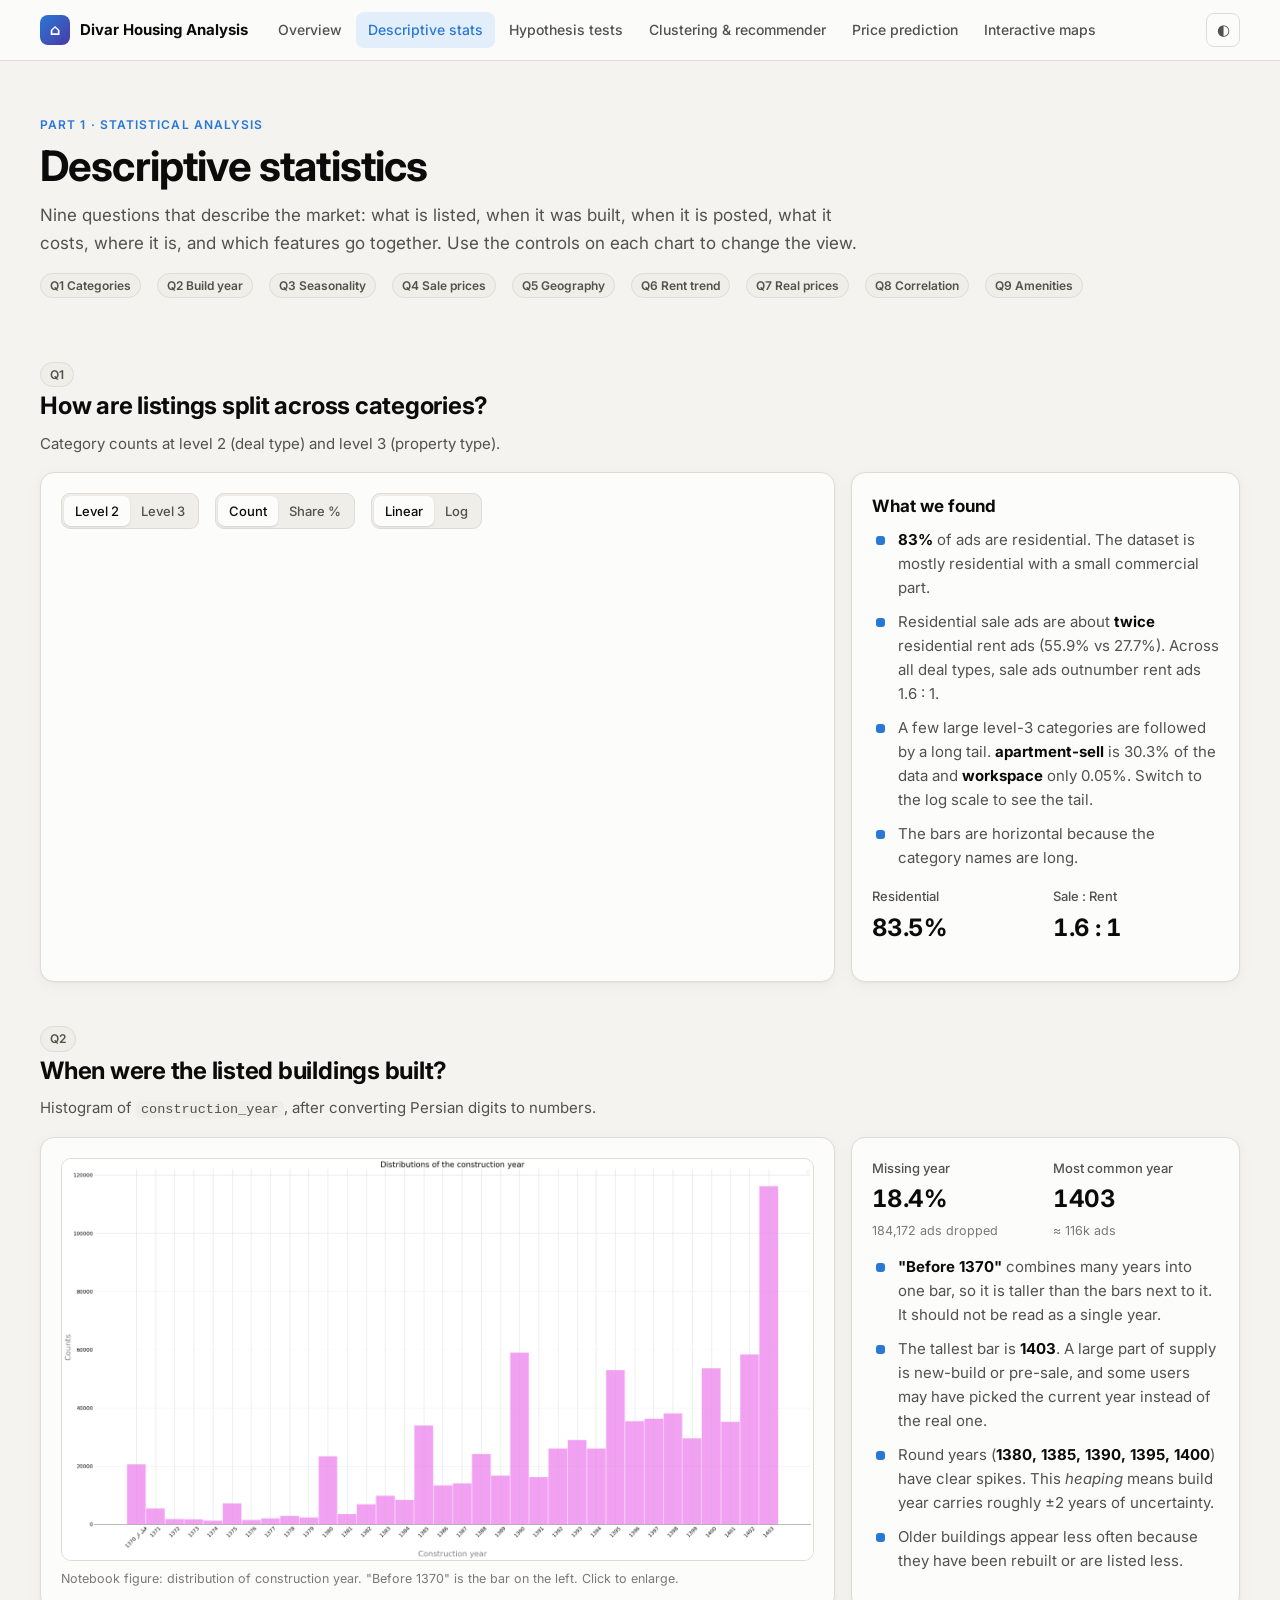
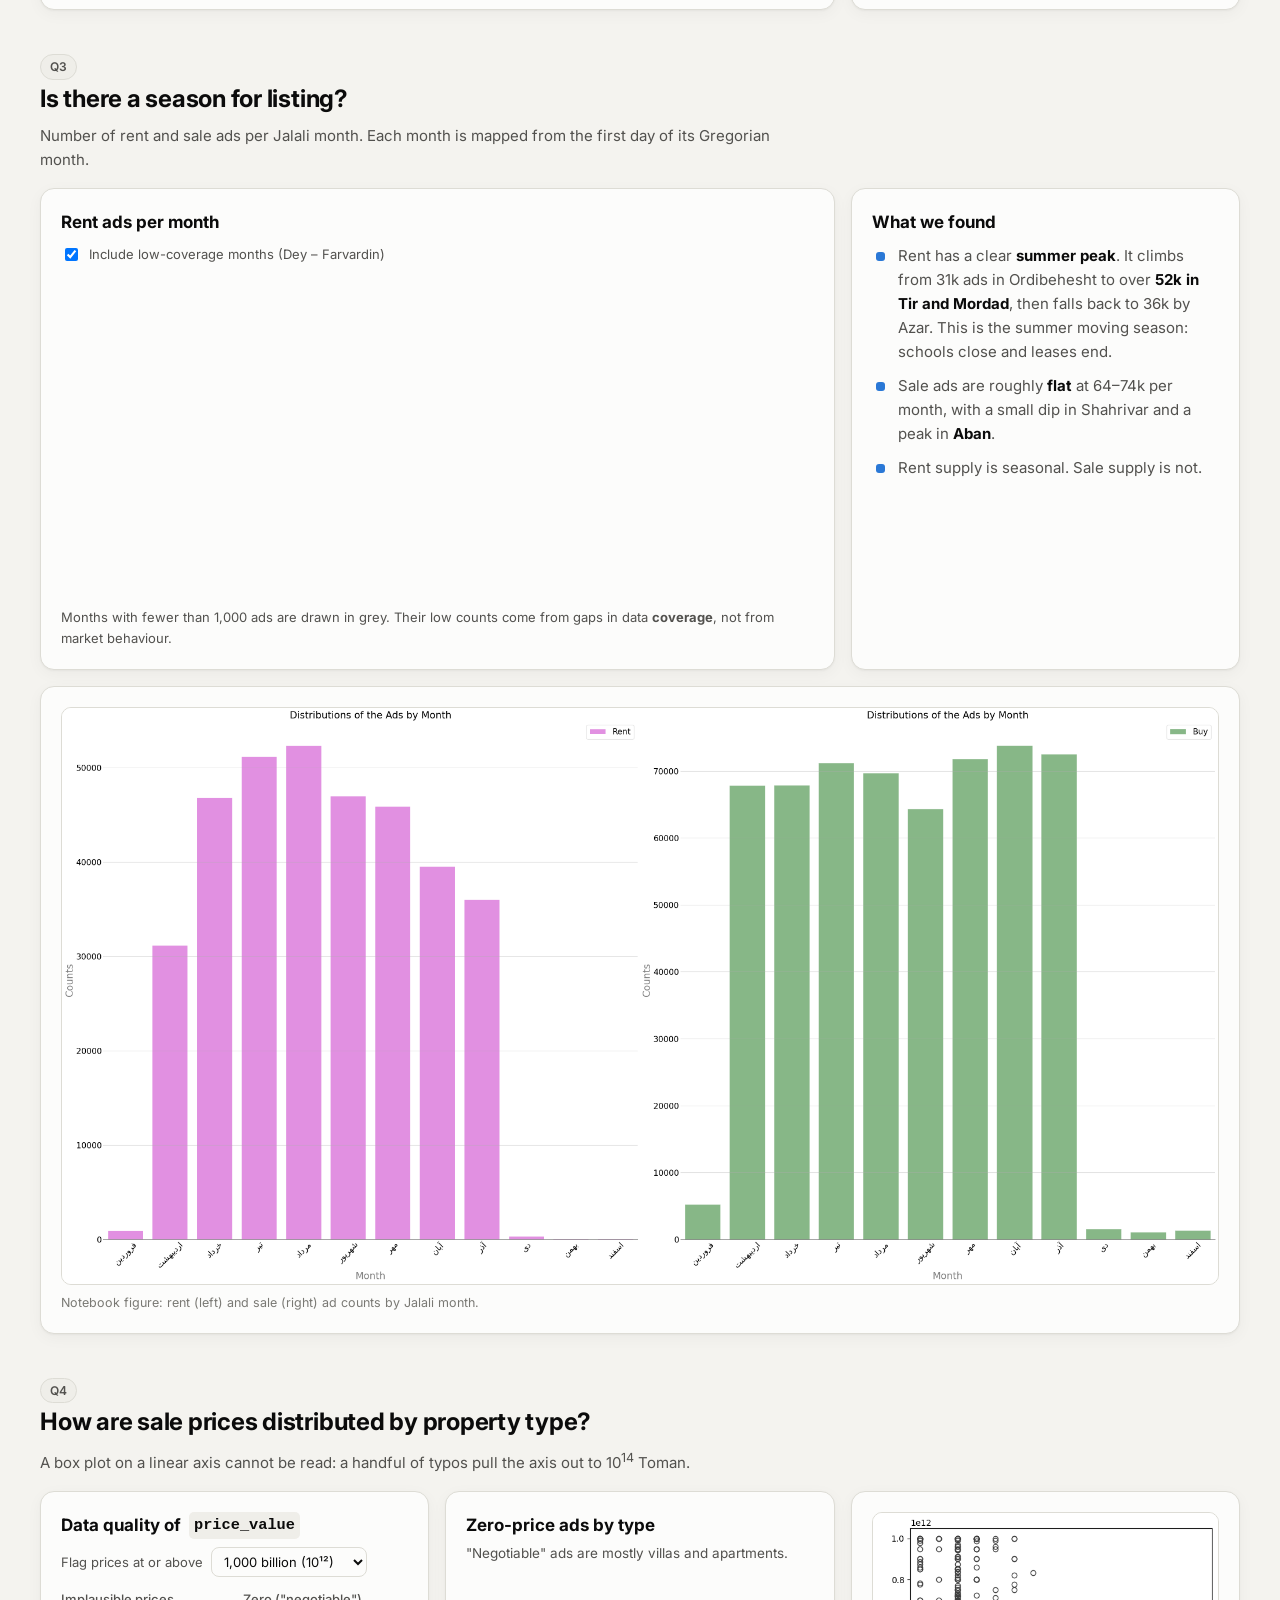
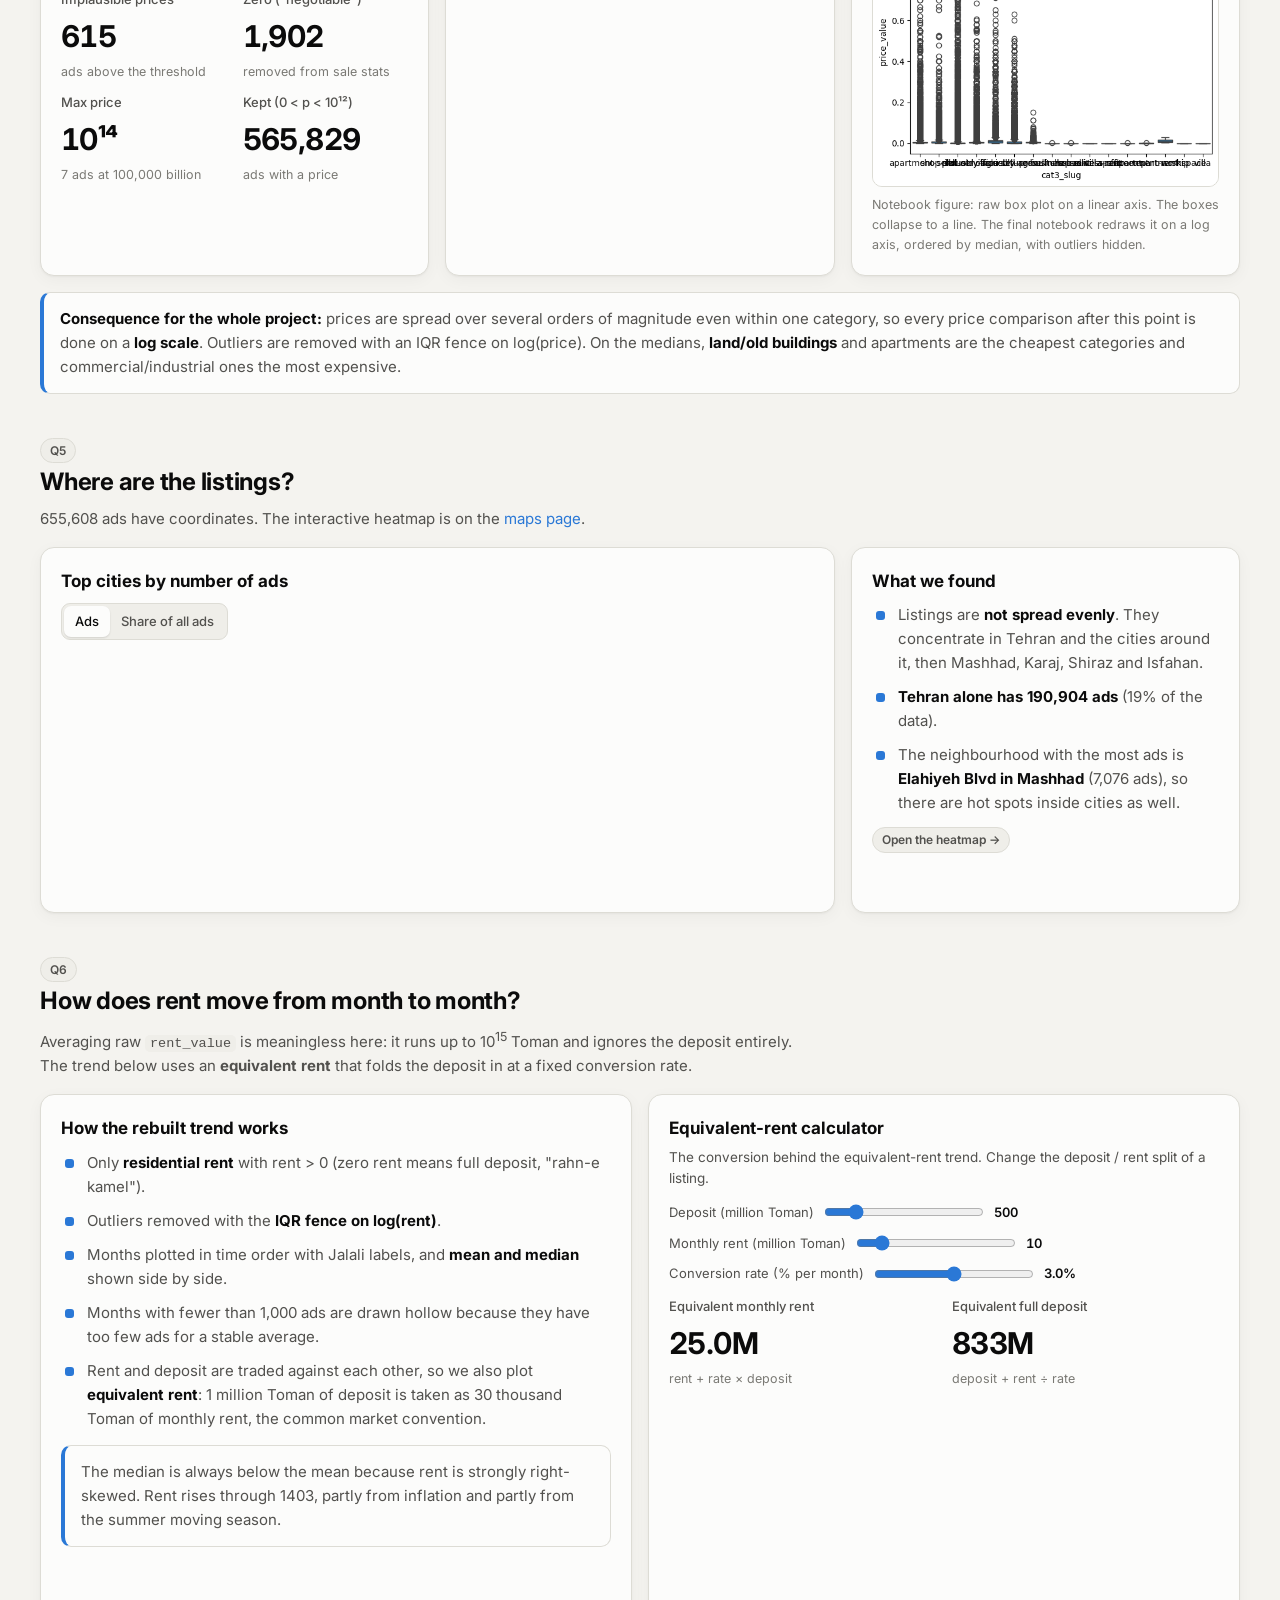
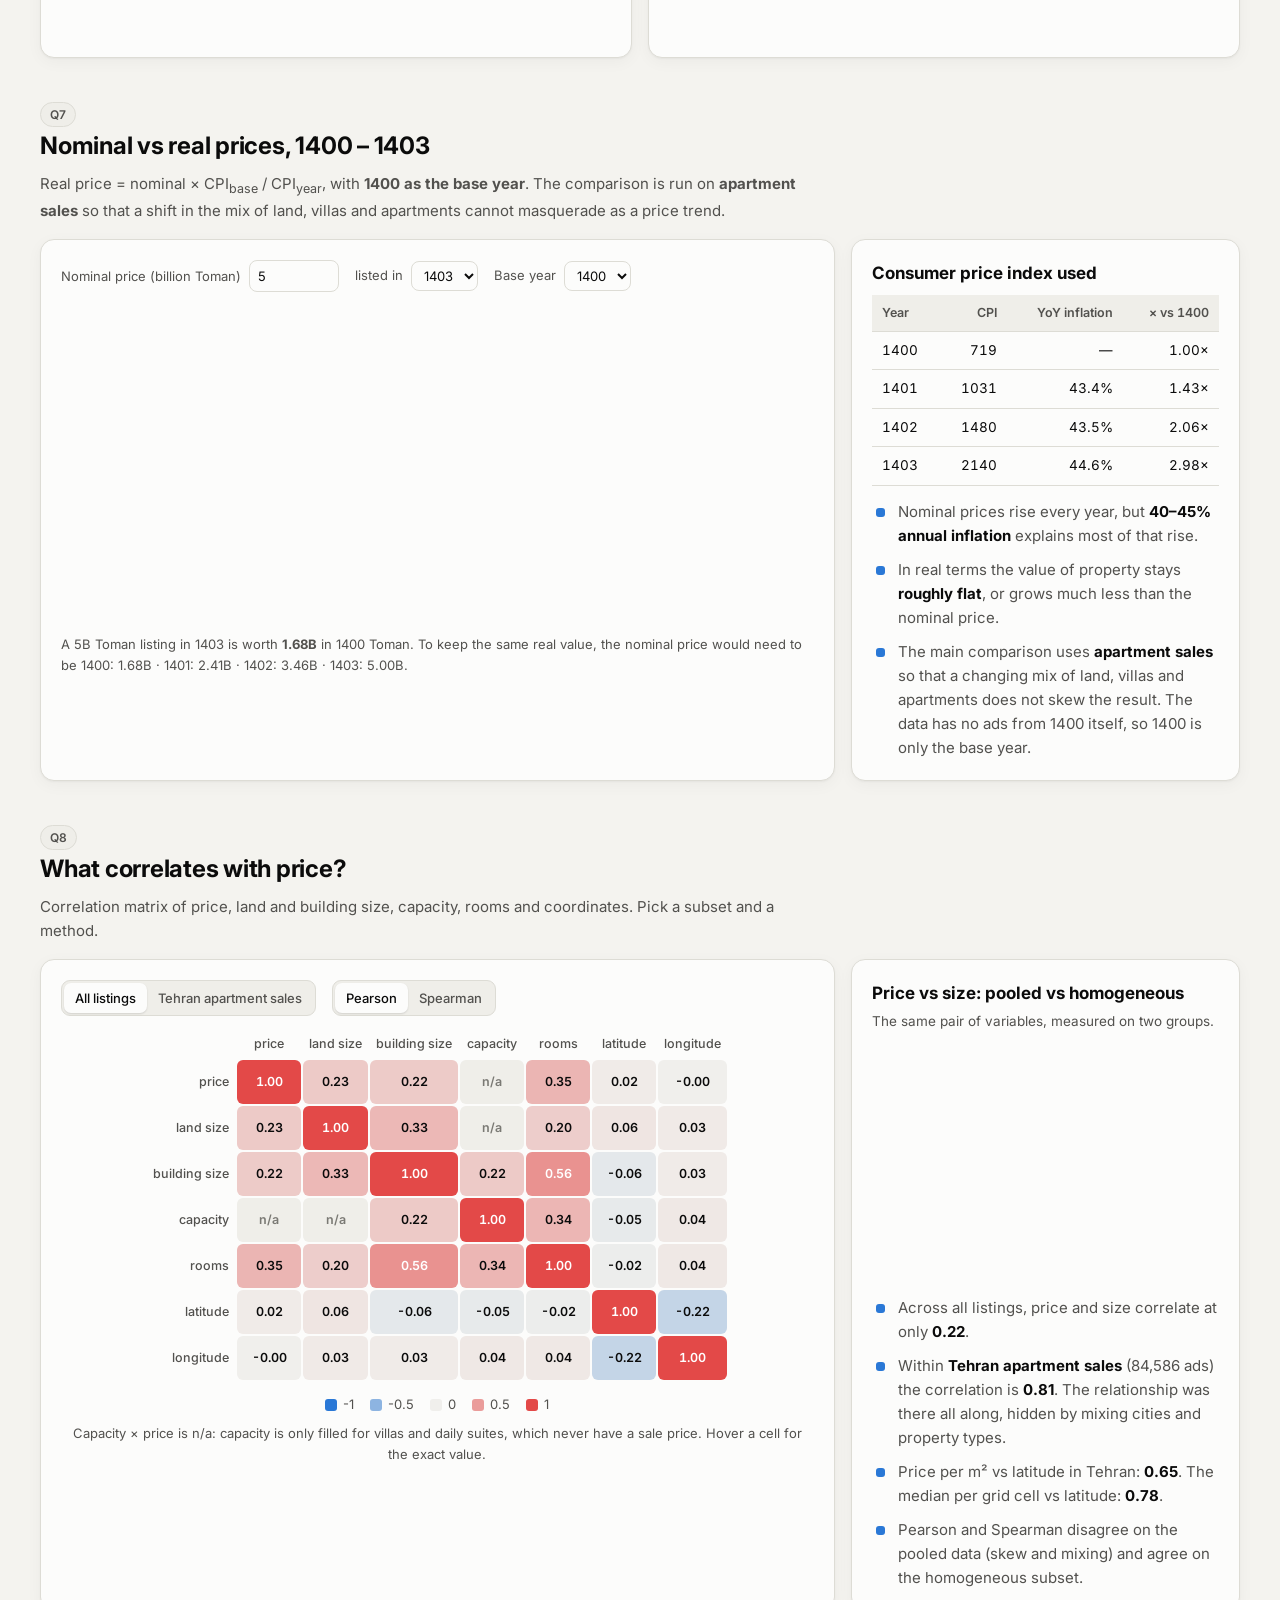
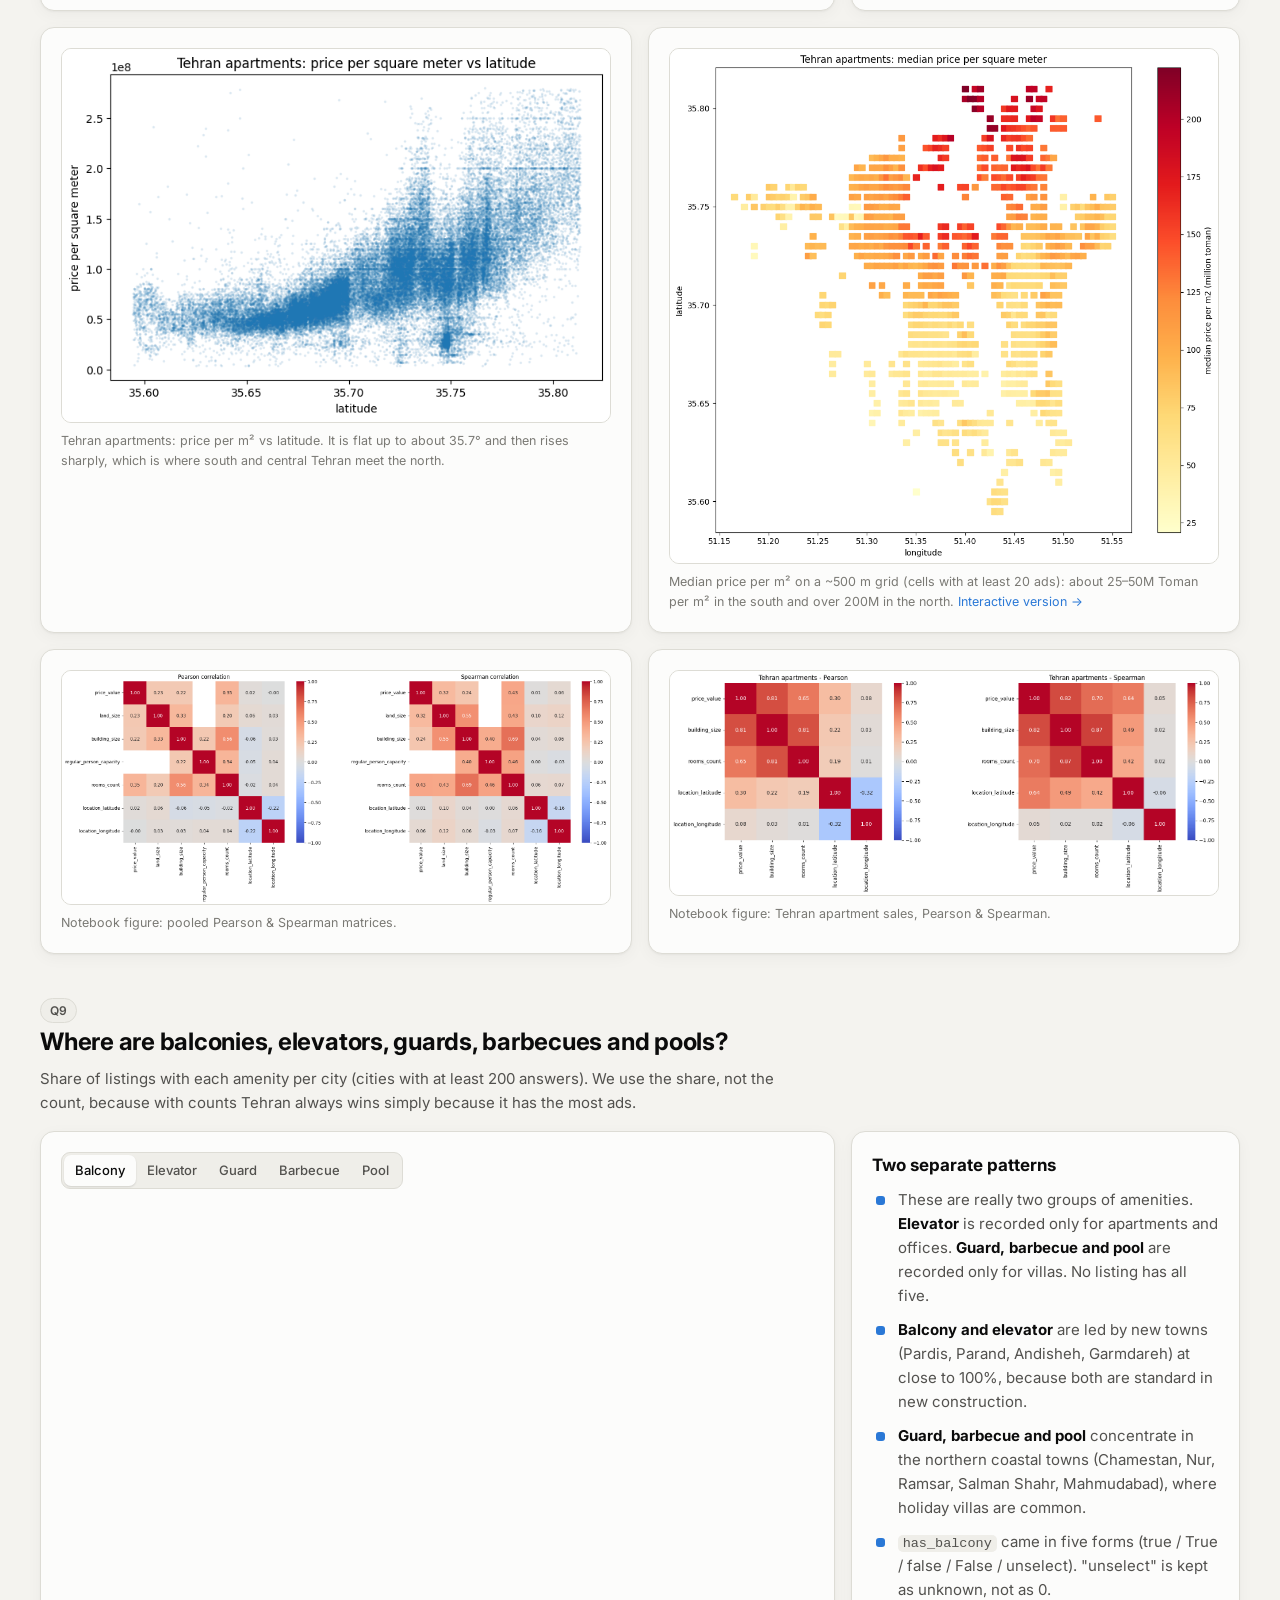
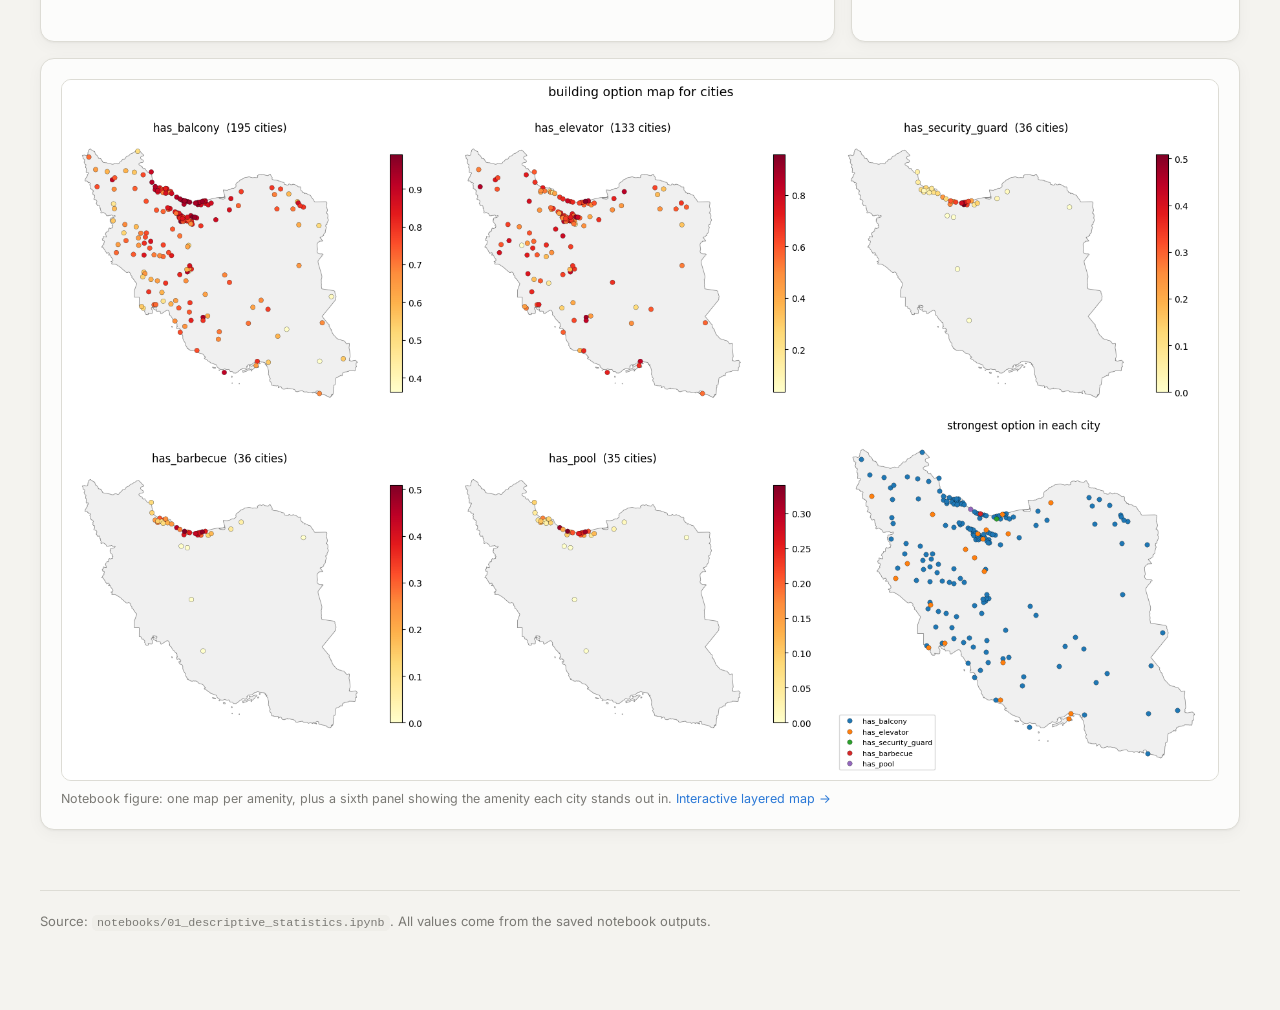
<file: dashboard/statistics.html>
<!doctype html>
<html lang="en">
<head>
<meta charset="utf-8">
<meta name="viewport" content="width=device-width, initial-scale=1">
<title>Descriptive Statistics</title>
<meta name="description" content="Nine descriptive questions about one million Divar listings.">
<link rel="preconnect" href="https://fonts.googleapis.com">
<link href="https://fonts.googleapis.com/css2?family=Inter:wght@400;500;600;700&display=swap" rel="stylesheet">
<link rel="stylesheet" href="assets/style.css">
</head>
<body>
<main class="wrap">
  <section class="hero">
    <div class="eyebrow">Part 1 · Statistical analysis</div>
    <h1>Descriptive statistics</h1>
    <p class="lead">Nine questions that describe the market: what is listed, when it was built, when it is posted,
      what it costs, where it is, and which features go together. Use the controls on each chart to change the view.</p>
    <div class="controls" style="margin-top:16px">
      <a class="tag" href="#q1">Q1 Categories</a><a class="tag" href="#q2">Q2 Build year</a><a class="tag" href="#q3">Q3 Seasonality</a>
      <a class="tag" href="#q4">Q4 Sale prices</a><a class="tag" href="#q5">Q5 Geography</a><a class="tag" href="#q6">Q6 Rent trend</a>
      <a class="tag" href="#q7">Q7 Real prices</a><a class="tag" href="#q8">Q8 Correlation</a><a class="tag" href="#q9">Q9 Amenities</a>
    </div>
  </section>

  <!-- Q1 -->
  <section class="section" id="q1">
    <div class="section-head"><div><span class="tag">Q1</span><h2>How are listings split across categories?</h2>
      <p>Category counts at level 2 (deal type) and level 3 (property type).</p></div></div>
    <div class="grid g3">
      <div class="card span2">
        <div class="controls">
          <div class="seg" id="q1-level"><button data-v="l2" class="on">Level 2</button><button data-v="l3">Level 3</button></div>
          <div class="seg" id="q1-metric"><button data-v="count" class="on">Count</button><button data-v="pct">Share %</button></div>
          <div class="seg" id="q1-scale"><button data-v="linear" class="on">Linear</button><button data-v="logarithmic">Log</button></div>
        </div>
        <div class="chart-box tall"><canvas id="q1-chart"></canvas></div>
      </div>
      <div class="card">
        <h3>What we found</h3>
        <ul class="findings">
          <li><b>83%</b> of ads are residential. The dataset is mostly residential with a small commercial part.</li>
          <li>Residential sale ads are about <b>twice</b> residential rent ads (55.9% vs 27.7%). Across all deal types, sale ads outnumber rent ads 1.6 : 1.</li>
          <li>A few large level-3 categories are followed by a long tail. <b>apartment-sell</b> is 30.3% of the data and <b>workspace</b> only 0.05%. Switch to the log scale to see the tail.</li>
          <li>The bars are horizontal because the category names are long.</li>
        </ul>
        <div class="grid g2" style="margin-top:16px">
          <div class="kpi"><div class="label">Residential</div><div class="value" style="font-size:24px">83.5%</div></div>
          <div class="kpi"><div class="label">Sale : Rent</div><div class="value" style="font-size:24px">1.6 : 1</div></div>
        </div>
      </div>
    </div>
  </section>

  <!-- Q2 -->
  <section class="section" id="q2">
    <div class="section-head"><div><span class="tag">Q2</span><h2>When were the listed buildings built?</h2>
      <p>Histogram of <code>construction_year</code>, after converting Persian digits to numbers.</p></div></div>
    <div class="grid g3">
      <figure class="figure card span2"><div class="frame"><img src="assets/img/q2_construction_year.png" alt="Histogram of construction year"></div>
        <figcaption>Notebook figure: distribution of construction year. "Before 1370" is the bar on the left. Click to enlarge.</figcaption></figure>
      <div class="card">
        <div class="grid g2">
          <div class="kpi"><div class="label">Missing year</div><div class="value" style="font-size:24px">18.4%</div><div class="note">184,172 ads dropped</div></div>
          <div class="kpi"><div class="label">Most common year</div><div class="value" style="font-size:24px">1403</div><div class="note">≈ 116k ads</div></div>
        </div>
        <ul class="findings" style="margin-top:14px">
          <li><b>"Before 1370"</b> combines many years into one bar, so it is taller than the bars next to it. It should not be read as a single year.</li>
          <li>The tallest bar is <b>1403</b>. A large part of supply is new-build or pre-sale, and some users may have picked the current year instead of the real one.</li>
          <li>Round years (<b>1380, 1385, 1390, 1395, 1400</b>) have clear spikes. This <i>heaping</i> means build year carries roughly ±2 years of uncertainty.</li>
          <li>Older buildings appear less often because they have been rebuilt or are listed less.</li>
        </ul>
      </div>
    </div>
  </section>

  <!-- Q3 -->
  <section class="section" id="q3">
    <div class="section-head"><div><span class="tag">Q3</span><h2>Is there a season for listing?</h2>
      <p>Number of rent and sale ads per Jalali month. Each month is mapped from the first day of its Gregorian month.</p></div></div>
    <div class="grid g3">
      <div class="card span2">
        <h3>Rent ads per month</h3>
        <div class="controls">
          <label class="ctl"><input type="checkbox" id="q3-low" checked> Include low-coverage months (Dey – Farvardin)</label>
        </div>
        <div class="chart-box"><canvas id="q3-chart"></canvas></div>
        <p class="small muted" style="margin:10px 0 0">Months with fewer than 1,000 ads are drawn in grey. Their low counts come from gaps in data <b>coverage</b>, not from market behaviour.</p>
      </div>
      <div class="card">
        <h3>What we found</h3>
        <ul class="findings">
          <li>Rent has a clear <b>summer peak</b>. It climbs from 31k ads in Ordibehesht to over <b>52k in Tir and Mordad</b>, then falls back to 36k by Azar. This is the summer moving season: schools close and leases end.</li>
          <li>Sale ads are roughly <b>flat</b> at 64–74k per month, with a small dip in Shahrivar and a peak in <b>Aban</b>.</li>
          <li>Rent supply is seasonal. Sale supply is not.</li>
        </ul>
      </div>
      <figure class="figure card span2" style="grid-column:1 / -1"><div class="frame"><img src="assets/img/q3_ads_by_month.png" alt="Rent and sale ads by month"></div>
        <figcaption>Notebook figure: rent (left) and sale (right) ad counts by Jalali month.</figcaption></figure>
    </div>
  </section>

  <!-- Q4 -->
  <section class="section" id="q4">
    <div class="section-head"><div><span class="tag">Q4</span><h2>How are sale prices distributed by property type?</h2>
      <p>A box plot on a linear axis cannot be read: a handful of typos pull the axis out to 10<sup>14</sup> Toman.</p></div></div>
    <div class="grid g3">
      <div class="card">
        <h3>Data quality of <code>price_value</code></h3>
        <div class="controls">
          <label class="ctl">Flag prices at or above
            <select id="q4-th">
              <option value="1e12">1,000 billion (10¹²)</option>
              <option value="1e13">10,000 billion (10¹³)</option>
            </select></label>
        </div>
        <div class="grid g2">
          <div class="kpi"><div class="label">Implausible prices</div><div class="value" id="q4-n">615</div><div class="note">ads above the threshold</div></div>
          <div class="kpi"><div class="label">Zero ("negotiable")</div><div class="value">1,902</div><div class="note">removed from sale stats</div></div>
        </div>
        <div class="grid g2" style="margin-top:10px">
          <div class="kpi"><div class="label">Max price</div><div class="value">10¹⁴</div><div class="note">7 ads at 100,000 billion</div></div>
          <div class="kpi"><div class="label">Kept (0 &lt; p &lt; 10¹²)</div><div class="value">565,829</div><div class="note">ads with a price</div></div>
        </div>
      </div>
      <div class="card">
        <h3>Zero-price ads by type</h3>
        <p class="sub">"Negotiable" ads are mostly villas and apartments.</p>
        <div class="chart-box short"><canvas id="q4-zero"></canvas></div>
      </div>
      <figure class="figure card"><div class="frame"><img src="assets/img/q4_price_boxplot_raw.png" alt="Raw boxplot of price by category"></div>
        <figcaption>Notebook figure: raw box plot on a linear axis. The boxes collapse to a line. The final notebook redraws it on a log axis, ordered by median, with outliers hidden.</figcaption></figure>
    </div>
    <div class="callout" style="margin-top:16px"><b>Consequence for the whole project:</b> prices are spread over several orders of magnitude even within one category,
      so every price comparison after this point is done on a <b>log scale</b>. Outliers are removed with an IQR fence on log(price).
      On the medians, <b>land/old buildings</b> and apartments are the cheapest categories and commercial/industrial ones the most expensive.</div>
  </section>

  <!-- Q5 -->
  <section class="section" id="q5">
    <div class="section-head"><div><span class="tag">Q5</span><h2>Where are the listings?</h2>
      <p>655,608 ads have coordinates. The interactive heatmap is on the <a href="maps.html">maps page</a>.</p></div></div>
    <div class="grid g3">
      <div class="card span2">
        <h3>Top cities by number of ads</h3>
        <div class="controls">
          <div class="seg" id="q5-metric"><button data-v="count" class="on">Ads</button><button data-v="pct">Share of all ads</button></div>
        </div>
        <div class="chart-box short"><canvas id="q5-chart"></canvas></div>
      </div>
      <div class="card">
        <h3>What we found</h3>
        <ul class="findings">
          <li>Listings are <b>not spread evenly</b>. They concentrate in Tehran and the cities around it, then Mashhad, Karaj, Shiraz and Isfahan.</li>
          <li><b>Tehran alone has 190,904 ads</b> (19% of the data).</li>
          <li>The neighbourhood with the most ads is <b>Elahiyeh Blvd in Mashhad</b> (7,076 ads), so there are hot spots inside cities as well.</li>
        </ul>
        <a class="tag" href="maps.html" style="margin-top:12px">Open the heatmap →</a>
      </div>
    </div>
  </section>

  <!-- Q6 -->
  <section class="section" id="q6">
    <div class="section-head"><div><span class="tag">Q6</span><h2>How does rent move from month to month?</h2>
      <p>Averaging raw <code>rent_value</code> is meaningless here: it runs up to 10<sup>15</sup> Toman and ignores the deposit entirely. The trend below uses an <b>equivalent rent</b> that folds the deposit in at a fixed conversion rate.</p></div></div>
    <div class="grid g2">
      <div class="card">
        <h3>How the rebuilt trend works</h3>
        <ul class="findings">
          <li>Only <b>residential rent</b> with rent &gt; 0 (zero rent means full deposit, "rahn-e kamel").</li>
          <li>Outliers removed with the <b>IQR fence on log(rent)</b>.</li>
          <li>Months plotted in time order with Jalali labels, and <b>mean and median</b> shown side by side.</li>
          <li>Months with fewer than 1,000 ads are drawn hollow because they have too few ads for a stable average.</li>
          <li>Rent and deposit are traded against each other, so we also plot <b>equivalent rent</b>: 1 million Toman of deposit is taken as 30 thousand Toman of monthly rent, the common market convention.</li>
        </ul>
        <div class="callout" style="margin-top:14px">The median is always below the mean because rent is strongly right-skewed. Rent rises through 1403, partly from inflation and partly from the summer moving season.</div>
      </div>
      <div class="card">
        <h3>Equivalent-rent calculator</h3>
        <p class="sub">The conversion behind the equivalent-rent trend. Change the deposit / rent split of a listing.</p>
        <div class="controls" style="flex-direction:column;align-items:stretch">
          <label class="ctl">Deposit (million Toman) <input type="range" id="q6-dep" min="0" max="3000" step="50" value="500"> <span class="out" id="q6-dep-o"></span></label>
          <label class="ctl">Monthly rent (million Toman) <input type="range" id="q6-rent" min="0" max="80" step="1" value="10"> <span class="out" id="q6-rent-o"></span></label>
          <label class="ctl">Conversion rate (% per month) <input type="range" id="q6-rate" min="1" max="5" step="0.5" value="3"> <span class="out" id="q6-rate-o"></span></label>
        </div>
        <div class="grid g2">
          <div class="kpi"><div class="label">Equivalent monthly rent</div><div class="value" id="q6-eq">—</div><div class="note">rent + rate × deposit</div></div>
          <div class="kpi"><div class="label">Equivalent full deposit</div><div class="value" id="q6-full">—</div><div class="note">deposit + rent ÷ rate</div></div>
        </div>
        <div class="chart-box short" style="margin-top:8px"><canvas id="q6-chart"></canvas></div>
      </div>
    </div>
  </section>

  <!-- Q7 -->
  <section class="section" id="q7">
    <div class="section-head"><div><span class="tag">Q7</span><h2>Nominal vs real prices, 1400 – 1403</h2>
      <p>Real price = nominal × CPI<sub>base</sub> / CPI<sub>year</sub>, with <b>1400 as the base year</b>. The comparison is run on <b>apartment sales</b> so that a shift in the mix of land, villas and apartments cannot masquerade as a price trend.</p></div></div>
    <div class="grid g3">
      <div class="card span2">
        <div class="controls">
          <label class="ctl">Nominal price (billion Toman) <input type="number" id="q7-price" value="5" min="0.1" step="0.5" style="width:90px"></label>
          <label class="ctl">listed in
            <select id="q7-year"><option>1401</option><option>1402</option><option selected>1403</option></select></label>
          <label class="ctl">Base year
            <select id="q7-base"><option selected>1400</option><option>1401</option><option>1402</option><option>1403</option></select></label>
        </div>
        <div class="chart-box"><canvas id="q7-chart"></canvas></div>
        <p class="small muted" id="q7-text" style="margin:10px 0 0"></p>
      </div>
      <div class="card">
        <h3>Consumer price index used</h3>
        <div class="table-wrap"><table class="data" id="q7-table">
          <thead><tr><th>Year</th><th class="num">CPI</th><th class="num">YoY inflation</th><th class="num">× vs 1400</th></tr></thead><tbody></tbody></table></div>
        <ul class="findings" style="margin-top:14px">
          <li>Nominal prices rise every year, but <b>40–45% annual inflation</b> explains most of that rise.</li>
          <li>In real terms the value of property stays <b>roughly flat</b>, or grows much less than the nominal price.</li>
          <li>The main comparison uses <b>apartment sales</b> so that a changing mix of land, villas and apartments does not skew the result. The data has no ads from 1400 itself, so 1400 is only the base year.</li>
        </ul>
      </div>
    </div>
  </section>

  <!-- Q8 -->
  <section class="section" id="q8">
    <div class="section-head"><div><span class="tag">Q8</span><h2>What correlates with price?</h2>
      <p>Correlation matrix of price, land and building size, capacity, rooms and coordinates. Pick a subset and a method.</p></div></div>
    <div class="grid g3">
      <div class="card span2">
        <div class="controls">
          <div class="seg" id="q8-subset"><button data-v="all" class="on">All listings</button><button data-v="tehran">Tehran apartment sales</button></div>
          <div class="seg" id="q8-method"><button data-v="pearson" class="on">Pearson</button><button data-v="spearman">Spearman</button></div>
        </div>
        <div class="table-wrap"><table class="heat" id="q8-heat"></table></div>
        <div class="legend-inline" style="justify-content:center;margin-top:12px" id="q8-legend"></div>
        <p class="small muted" id="q8-note" style="text-align:center;margin:8px 0 0"></p>
      </div>
      <div class="card">
        <h3>Price vs size: pooled vs homogeneous</h3>
        <p class="sub">The same pair of variables, measured on two groups.</p>
        <div class="chart-box short"><canvas id="q8-bars"></canvas></div>
        <ul class="findings" style="margin-top:12px">
          <li>Across all listings, price and size correlate at only <b>0.22</b>.</li>
          <li>Within <b>Tehran apartment sales</b> (84,586 ads) the correlation is <b>0.81</b>. The relationship was there all along, hidden by mixing cities and property types.</li>
          <li>Price per m² vs latitude in Tehran: <b>0.65</b>. The median per grid cell vs latitude: <b>0.78</b>.</li>
          <li>Pearson and Spearman disagree on the pooled data (skew and mixing) and agree on the homogeneous subset.</li>
        </ul>
      </div>
    </div>
    <div class="grid g2" style="margin-top:16px">
      <figure class="figure card"><div class="frame"><img src="assets/img/q8_price_m2_latitude.png" alt="Price per m2 vs latitude"></div>
        <figcaption>Tehran apartments: price per m² vs latitude. It is flat up to about 35.7° and then rises sharply, which is where south and central Tehran meet the north.</figcaption></figure>
      <figure class="figure card"><div class="frame"><img src="assets/img/q8_tehran_grid.png" alt="Tehran median price per m2 grid"></div>
        <figcaption>Median price per m² on a ~500 m grid (cells with at least 20 ads): about 25–50M Toman per m² in the south and over 200M in the north. <a href="maps.html#tehran">Interactive version →</a></figcaption></figure>
      <figure class="figure card"><div class="frame"><img src="assets/img/q8_corr_pooled.png" alt="Pooled correlation matrices"></div>
        <figcaption>Notebook figure: pooled Pearson & Spearman matrices.</figcaption></figure>
      <figure class="figure card"><div class="frame"><img src="assets/img/q8_corr_tehran.png" alt="Tehran correlation matrices"></div>
        <figcaption>Notebook figure: Tehran apartment sales, Pearson & Spearman.</figcaption></figure>
    </div>
  </section>

  <!-- Q9 -->
  <section class="section" id="q9">
    <div class="section-head"><div><span class="tag">Q9</span><h2>Where are balconies, elevators, guards, barbecues and pools?</h2>
      <p>Share of listings with each amenity per city (cities with at least 200 answers). We use the share, not the count, because with counts Tehran always wins simply because it has the most ads.</p></div></div>
    <div class="grid g3">
      <div class="card span2">
        <div class="controls">
          <div class="seg" id="q9-am">
            <button data-v="has_balcony" class="on">Balcony</button><button data-v="has_elevator">Elevator</button>
            <button data-v="has_security_guard">Guard</button><button data-v="has_barbecue">Barbecue</button><button data-v="has_pool">Pool</button>
          </div>
        </div>
        <div class="chart-box tall"><canvas id="q9-chart"></canvas></div>
      </div>
      <div class="card">
        <h3>Two separate patterns</h3>
        <ul class="findings">
          <li>These are really two groups of amenities. <b>Elevator</b> is recorded only for apartments and offices. <b>Guard, barbecue and pool</b> are recorded only for villas. No listing has all five.</li>
          <li><b>Balcony and elevator</b> are led by new towns (Pardis, Parand, Andisheh, Garmdareh) at close to 100%, because both are standard in new construction.</li>
          <li><b>Guard, barbecue and pool</b> concentrate in the northern coastal towns (Chamestan, Nur, Ramsar, Salman Shahr, Mahmudabad), where holiday villas are common.</li>
          <li><code>has_balcony</code> came in five forms (true / True / false / False / unselect). "unselect" is kept as unknown, not as 0.</li>
        </ul>
      </div>
    </div>
    <figure class="figure card" style="margin-top:16px"><div class="frame"><img src="assets/img/q9_iran_maps.png" alt="Amenity maps of Iran"></div>
      <figcaption>Notebook figure: one map per amenity, plus a sixth panel showing the amenity each city stands out in. <a href="maps.html#amenities">Interactive layered map →</a></figcaption></figure>
  </section>

  <footer class="footer">Source: <code>notebooks/01_descriptive_statistics.ipynb</code>. All values come from the saved notebook outputs.</footer>
</main>

<script src="assets/vendor/chart.umd.min.js"></script>
<script src="assets/app.js"></script>
<script>
(function () {
  const D = Dash;
  /* ---------------- data from notebook outputs ---------------- */
  const L2 = { "residential-sell": 558708, "residential-rent": 276558, "commercial-rent": 76567, "commercial-sell": 38861, "temporary-rent": 29903, "real-estate-services": 19403 };
  const L3 = { "apartment-sell": 303385, "apartment-rent": 211880, "plot-old": 133570, "house-villa-sell": 121753, "house-villa-rent": 64678, "shop-rent": 45993, "shop-sell": 21855, "office-rent": 21418, "suite-apartment": 16465, "presell": 15781, "villa": 12899, "industry-agri-business-sell": 11851, "industry-agri-business-rent": 9155, "office-sell": 5155, "partnership": 3622, "workspace": 539 };
  const MONTHS = ["Farvardin","Ordibehesht","Khordad","Tir","Mordad","Shahrivar","Mehr","Aban","Azar","Dey","Bahman","Esfand"];
  const RENT_MONTH = [939, 31150, 46840, 51153, 52328, 46979, 45884, 39541, 36016, 318, 73, 101];
  const ZERO = { "house-villa-sell": 965, "apartment-sell": 738, "shop-sell": 114, "industry-agri-sell": 59, "office-sell": 25, "presell": 1 };
  const CITIES = { Tehran: 190904, Mashhad: 69032, Karaj: 49367, Shiraz: 37141, Isfahan: 36953 };
  const CPI = { 1400: 719, 1401: 1031, 1402: 1480, 1403: 2140 };
  const CORR_VARS = ["price","land size","building size","capacity","rooms","latitude","longitude"];
  const CORR = {
    all: {
      pearson: [
        [1, .225, .218, null, .349, .024, -.002],
        [.225, 1, .331, null, .204, .059, .033],
        [.218, .331, 1, .223, .560, -.062, .026],
        [null, null, .223, 1, .344, -.046, .042],
        [.349, .204, .560, .344, 1, -.021, .042],
        [.024, .059, -.062, -.046, -.021, 1, -.222],
        [-.002, .033, .026, .042, .042, -.222, 1]],
      spearman: [
        [1, .317, .239, null, .431, .011, .061],
        [.317, 1, .545, null, .428, .101, .117],
        [.239, .545, 1, .403, .686, .036, .057],
        [null, null, .403, 1, .456, .003, -.029],
        [.431, .428, .686, .456, 1, .065, .073],
        [.011, .101, .036, .003, .065, 1, -.162],
        [.061, .117, .057, -.029, .073, -.162, 1]] },
    tehran: {
      vars: ["price","building size","rooms","latitude","longitude"],
      pearson: [
        [1, .813, .654, .298, .081], [.813, 1, .810, .222, .034], [.654, .810, 1, .191, .012],
        [.298, .222, .191, 1, -.322], [.081, .034, .012, -.322, 1]],
      spearman: [
        [1, .823, .699, .641, .054], [.823, 1, .866, .494, .017], [.699, .866, 1, .416, .020],
        [.641, .494, .416, 1, -.060], [.054, .017, .020, -.060, 1]] }
  };
  const AMEN = {
    has_balcony: [["pardis-city",.991],["garmdareh",.985],["parand-city",.983],["kelarabad",.975],["andisheh-new-town",.967],["izadshahr",.962],["nashtarud",.961],["nowshahr",.960],["rudehen",.958],["sorkhrood",.953]],
    has_elevator: [["garmdareh",.959],["sorkhrood",.945],["pardis-city",.931],["sadra",.883],["izadshahr",.862],["urmia",.861],["babolsar",.855],["parand-city",.851],["gonbad-kavus",.846],["kahrizak",.845]],
    has_security_guard: [["chamestan",.509],["nur",.470],["royan",.421],["mahmudabad",.396],["izadshahr",.371],["amol",.337],["nowshahr",.335],["sorkhrood",.331],["salman-shahr",.309],["kelarestan",.260]],
    has_barbecue: [["salman-shahr",.509],["sorkhrood",.492],["ramsar",.448],["royan",.431],["chamestan",.418],["mahmudabad",.405],["kelarestan",.400],["nowshahr",.387],["babolsar",.384],["izadshahr",.380]],
    has_pool: [["salman-shahr",.341],["ramsar",.321],["sorkhrood",.319],["nur",.260],["royan",.255],["mahmudabad",.246],["izadshahr",.228],["babolsar",.214],["chamestan",.212],["nowshahr",.210]]
  };
  const NEW_TOWNS = new Set(["pardis-city","parand-city","andisheh-new-town","garmdareh","kahrizak","sadra","rudehen"]);

  /* ---------------- Q1 ---------------- */
  const q1 = { level: "l2", metric: "count", scale: "linear" };
  function drawQ1() {
    const src = q1.level === "l2" ? L2 : L3;
    const total = 1000000;
    const labels = Object.keys(src);
    const vals = labels.map((k) => q1.metric === "pct" ? src[k] / total * 100 : src[k]);
    const GROUP = { "residential-sell": 0, "residential-rent": 0, "commercial-rent": 1, "commercial-sell": 1, "temporary-rent": 2, "real-estate-services": 2,
      "apartment-sell": 0, "apartment-rent": 0, "plot-old": 0, "house-villa-sell": 0, "house-villa-rent": 0, "presell": 0,
      "shop-rent": 1, "shop-sell": 1, "office-rent": 1, "office-sell": 1, "industry-agri-business-sell": 1, "industry-agri-business-rent": 1,
      "suite-apartment": 2, "villa": 2, "partnership": 2, "workspace": 2 };
    D.make("q1-chart", {
      type: "bar",
      data: { labels, datasets: [{ data: vals, backgroundColor: labels.map((k) => D.series(GROUP[k])), borderSkipped: "start", barPercentage: .78 }] },
      options: {
        indexAxis: "y",
        plugins: { legend: { display: false },
          subtitle: { display: true, text: "Blue: residential · Orange: commercial · Green: temporary rent & services", padding: { bottom: 10 } },
          tooltip: { callbacks: { label: (c) => q1.metric === "pct" ? c.parsed.x.toFixed(2) + "% of all ads" : D.fmt(c.parsed.x) + " ads (" + (src[c.label] / total * 100).toFixed(2) + "%)" } } },
        scales: {
          x: { type: q1.scale, grid: { color: D.css("--grid") }, ticks: { callback: (v) => q1.metric === "pct" ? v + "%" : D.compact(v) },
               title: { display: true, text: q1.metric === "pct" ? "share of all listings" : "number of listings" } },
          y: { grid: { display: false } } }
      }
    });
  }
  D.seg("#q1-level", (v) => { q1.level = v; drawQ1(); });
  D.seg("#q1-metric", (v) => { q1.metric = v; drawQ1(); });
  D.seg("#q1-scale", (v) => { q1.scale = v; drawQ1(); });

  /* ---------------- Q3 ---------------- */
  function drawQ3() {
    const showLow = document.getElementById("q3-low").checked;
    const idx = MONTHS.map((_, i) => i).filter((i) => showLow || RENT_MONTH[i] >= 1000);
    const peak = Math.max(...RENT_MONTH);
    D.make("q3-chart", {
      type: "bar",
      data: { labels: idx.map((i) => MONTHS[i]),
        datasets: [{ label: "Rent ads", data: idx.map((i) => RENT_MONTH[i]),
          backgroundColor: idx.map((i) => RENT_MONTH[i] < 1000 ? D.css("--text-3") : (RENT_MONTH[i] >= 51000 ? D.series(1) : D.series(0))), borderSkipped: "start" }] },
      options: {
        plugins: { legend: { display: false },
          tooltip: { callbacks: { label: (c) => D.fmt(c.parsed.y) + " rent ads" + (c.parsed.y === peak ? " · peak month" : "") + (c.parsed.y < 1000 ? " · low coverage" : "") } } },
        scales: { y: { ticks: { callback: (v) => D.compact(v) }, grid: { color: D.css("--grid") } }, x: { grid: { display: false } } }
      }
    });
  }
  document.getElementById("q3-low").addEventListener("change", drawQ3);

  /* ---------------- Q4 ---------------- */
  const sel4 = document.getElementById("q4-th");
  sel4.addEventListener("change", () => { document.getElementById("q4-n").textContent = sel4.value === "1e12" ? "615" : "215"; });
  function drawQ4() {
    const labels = Object.keys(ZERO);
    D.make("q4-zero", {
      type: "bar",
      data: { labels, datasets: [{ data: labels.map((k) => ZERO[k]), backgroundColor: D.series(0), borderSkipped: "start" }] },
      options: { indexAxis: "y", plugins: { legend: { display: false }, tooltip: { callbacks: { label: (c) => D.fmt(c.parsed.x) + " zero-price ads" } } },
        scales: { x: { grid: { color: D.css("--grid") } }, y: { grid: { display: false } } } }
    });
  }

  /* ---------------- Q5 ---------------- */
  let q5m = "count";
  function drawQ5() {
    const labels = Object.keys(CITIES);
    D.make("q5-chart", {
      type: "bar",
      data: { labels, datasets: [{ data: labels.map((k) => q5m === "pct" ? CITIES[k] / 1e4 : CITIES[k]), backgroundColor: labels.map((_, i) => i === 0 ? D.series(1) : D.series(0)), borderSkipped: "start" }] },
      options: { indexAxis: "y", plugins: { legend: { display: false },
        tooltip: { callbacks: { label: (c) => D.fmt(CITIES[c.label]) + " ads · " + (CITIES[c.label] / 1e4).toFixed(1) + "% of all" } } },
        scales: { x: { ticks: { callback: (v) => q5m === "pct" ? v + "%" : D.compact(v) }, grid: { color: D.css("--grid") } }, y: { grid: { display: false } } } }
    });
  }
  D.seg("#q5-metric", (v) => { q5m = v; drawQ5(); });

  /* ---------------- Q6 ---------------- */
  const q6 = ["q6-dep", "q6-rent", "q6-rate"].map((id) => document.getElementById(id));
  function drawQ6() {
    const dep = +q6[0].value, rent = +q6[1].value, rate = +q6[2].value / 100;
    document.getElementById("q6-dep-o").textContent = D.fmt(dep);
    document.getElementById("q6-rent-o").textContent = D.fmt(rent);
    document.getElementById("q6-rate-o").textContent = (rate * 100).toFixed(1) + "%";
    const eq = rent + rate * dep;
    document.getElementById("q6-eq").textContent = D.fmt(eq, 1) + "M";
    document.getElementById("q6-full").textContent = D.fmt(dep + rent / rate, 0) + "M";
    D.make("q6-chart", {
      type: "bar",
      data: { labels: ["Equivalent rent"],
        datasets: [
          { label: "Cash rent", data: [rent], backgroundColor: D.series(0), borderSkipped: false },
          { label: "Deposit × rate", data: [rate * dep], backgroundColor: D.series(1), borderSkipped: false }] },
      options: { indexAxis: "y", plugins: { legend: { position: "bottom" }, tooltip: { callbacks: { label: (c) => c.dataset.label + ": " + D.fmt(c.parsed.x, 1) + "M Toman / month" } } },
        scales: { x: { stacked: true, title: { display: true, text: "million Toman per month" }, grid: { color: D.css("--grid") } }, y: { stacked: true, display: false } } }
    });
  }
  q6.forEach((el) => el.addEventListener("input", drawQ6));

  /* ---------------- Q7 ---------------- */
  const tb = document.querySelector("#q7-table tbody");
  tb.innerHTML = Object.keys(CPI).map((y, i, a) => `<tr><td>${y}</td><td class="num">${CPI[y]}</td><td class="num">${i ? ((CPI[y] / CPI[a[i - 1]] - 1) * 100).toFixed(1) + "%" : "—"}</td><td class="num">${(CPI[y] / CPI[1400]).toFixed(2)}×</td></tr>`).join("");
  function drawQ7() {
    const p = Math.max(0.01, +document.getElementById("q7-price").value || 0);
    const y = +document.getElementById("q7-year").value;
    const base = +document.getElementById("q7-base").value;
    const years = Object.keys(CPI).map(Number);
    // the same real value expressed in each year's money
    const nominal = years.map((t) => p * CPI[t] / CPI[y]);
    const real = years.map(() => p * CPI[base] / CPI[y]);
    D.make("q7-chart", {
      type: "line",
      data: { labels: years.map(String),
        datasets: [
          { label: "Nominal price for the same real value", data: nominal, borderColor: D.series(1), backgroundColor: D.series(1), tension: .25 },
          { label: `Real price (${base} Toman)`, data: real, borderColor: D.series(0), backgroundColor: D.series(0), borderDash: [6, 4] }] },
      options: { interaction: { mode: "index", intersect: false },
        plugins: { legend: { position: "bottom" }, tooltip: { callbacks: { label: (c) => c.dataset.label + ": " + c.parsed.y.toFixed(2) + "B" } } },
        scales: { y: { title: { display: true, text: "billion Toman" }, grid: { color: D.css("--grid") }, beginAtZero: true }, x: { grid: { display: false } } } }
    });
    const realVal = p * CPI[base] / CPI[y];
    document.getElementById("q7-text").innerHTML =
      `A ${p}B Toman listing in ${y} is worth <b>${realVal.toFixed(2)}B</b> in ${base} Toman. ` +
      `To keep the same real value, the nominal price would need to be ${nominal.map((v, i) => years[i] + ": " + v.toFixed(2) + "B").join(" · ")}.`;
  }
  ["q7-price", "q7-year", "q7-base"].forEach((id) => document.getElementById(id).addEventListener("input", drawQ7));

  /* ---------------- Q8 heatmap ---------------- */
  const q8 = { subset: "all", method: "pearson" };
  function divColor(v) {
    // diverging blue (-) ↔ neutral ↔ red (+)
    const neg = D.isDark() ? [57, 135, 229] : [42, 120, 214], pos = D.isDark() ? [230, 103, 103] : [227, 73, 72];
    const mid = D.isDark() ? [56, 56, 53] : [240, 239, 236];
    const t = Math.min(1, Math.abs(v)), c = v < 0 ? neg : pos;
    return `rgb(${c.map((ch, i) => Math.round(mid[i] + (ch - mid[i]) * t)).join(",")})`;
  }
  function drawQ8() {
    const vars = q8.subset === "all" ? CORR_VARS : CORR.tehran.vars;
    const m = CORR[q8.subset][q8.method];
    let h = "<tr><th></th>" + vars.map((v) => `<th>${v}</th>`).join("") + "</tr>";
    m.forEach((row, i) => {
      h += `<tr><th class="row">${vars[i]}</th>` + row.map((v, j) => {
        if (v === null) return `<td style="background:var(--surface-2);color:var(--text-3)" title="${vars[i]} × ${vars[j]}: no rows have both values">n/a</td>`;
        const ink = Math.abs(v) > .55 ? "#fff" : "var(--text)";
        return `<td style="background:${divColor(v)};color:${ink}" title="${vars[i]} × ${vars[j]}: ${v.toFixed(3)}">${v.toFixed(2)}</td>`;
      }).join("") + "</tr>";
    });
    document.getElementById("q8-heat").innerHTML = h;
    document.getElementById("q8-legend").innerHTML =
      [-1, -.5, 0, .5, 1].map((v) => `<span><i style="background:${divColor(v)}"></i>${v}</span>`).join("");
    document.getElementById("q8-note").textContent = q8.subset === "all"
      ? "Capacity × price is n/a: capacity is only filled for villas and daily suites, which never have a sale price. Hover a cell for the exact value."
      : "84,586 Tehran apartment sales. Land size is left out because apartments record no land.";
  }
  D.seg("#q8-subset", (v) => { q8.subset = v; drawQ8(); });
  D.seg("#q8-method", (v) => { q8.method = v; drawQ8(); });
  function drawQ8bars() {
    D.make("q8-bars", {
      type: "bar",
      data: { labels: ["price × size", "price × rooms", "price × latitude"],
        datasets: [
          { label: "All listings", data: [.218, .349, .024], backgroundColor: D.series(0), borderSkipped: "start" },
          { label: "Tehran apartment sales", data: [.813, .654, .298], backgroundColor: D.series(1), borderSkipped: "start" }] },
      options: { plugins: { legend: { position: "bottom" }, tooltip: { callbacks: { label: (c) => c.dataset.label + ": r = " + c.parsed.y.toFixed(2) } } },
        scales: { y: { min: 0, max: 1, title: { display: true, text: "Pearson r" }, grid: { color: D.css("--grid") } }, x: { grid: { display: false } } } }
    });
  }

  /* ---------------- Q9 ---------------- */
  let q9a = "has_balcony";
  function drawQ9() {
    const rows = AMEN[q9a];
    const coast = new Set(["chamestan","nur","royan","mahmudabad","izadshahr","amol","nowshahr","sorkhrood","salman-shahr","kelarestan","ramsar","babolsar","kelarabad","nashtarud"]);
    D.make("q9-chart", {
      type: "bar",
      data: { labels: rows.map((r) => r[0]),
        datasets: [{ data: rows.map((r) => r[1] * 100), borderSkipped: "start",
          backgroundColor: rows.map((r) => NEW_TOWNS.has(r[0]) ? D.series(0) : coast.has(r[0]) ? D.series(2) : D.css("--text-3")) }] },
      options: { indexAxis: "y",
        plugins: { legend: { display: false }, tooltip: { callbacks: { label: (c) => c.parsed.x.toFixed(1) + "% of listings" + (NEW_TOWNS.has(c.label) ? " · new town" : coast.has(c.label) ? " · northern coast" : "") } },
          subtitle: { display: true, text: "Blue: new towns around Tehran/Shiraz · Green: northern (Caspian) coast · Grey: other", padding: { bottom: 10 } } },
        scales: { x: { min: 0, max: 100, ticks: { callback: (v) => v + "%" }, title: { display: true, text: "share of listings with the amenity" }, grid: { color: D.css("--grid") } }, y: { grid: { display: false } } } }
    });
  }
  D.seg("#q9-am", (v) => { q9a = v; drawQ9(); });

  D.register(() => { drawQ1(); drawQ3(); drawQ4(); drawQ5(); drawQ6(); drawQ7(); drawQ8(); drawQ8bars(); drawQ9(); });
})();
</script>
</body>
</html>
</file>
<file: dashboard/assets/style.css>
/* Divar housing dashboard — shared styles */
:root {
  color-scheme: light;
  --bg: #f4f3ef;
  --surface: #fcfcfb;
  --surface-2: #efeee9;
  --border: #dddcd5;
  --text: #0b0b0b;
  --text-2: #52514e;
  --text-3: #7a7974;
  --accent: #2a78d6;
  --accent-soft: #e3eefb;
  --s1: #2a78d6; --s2: #eb6834; --s3: #1baf7a; --s4: #eda100;
  --s5: #e87ba4; --s6: #008300; --s7: #4a3aa7; --s8: #e34948;
  --good: #1b8a5a; --bad: #c63b3a; --warn: #b57600;
  --grid: rgba(0,0,0,.07);
  --shadow: 0 1px 2px rgba(0,0,0,.04), 0 4px 16px rgba(0,0,0,.04);
  --radius: 14px;
}
@media (prefers-color-scheme: dark) {
  :root:not([data-theme="light"]) {
    color-scheme: dark;
    --bg: #121211; --surface: #1a1a19; --surface-2: #232321; --border: #33332f;
    --text: #ffffff; --text-2: #c3c2b7; --text-3: #8f8e86;
    --accent: #3987e5; --accent-soft: #1d2b3d;
    --s1: #3987e5; --s2: #d95926; --s3: #199e70; --s4: #c98500;
    --s5: #d55181; --s6: #008300; --s7: #9085e9; --s8: #e66767;
    --good: #3cbf85; --bad: #e66767; --warn: #e0a030;
    --grid: rgba(255,255,255,.08);
    --shadow: none;
  }
}
:root[data-theme="dark"] {
  color-scheme: dark;
  --bg: #121211; --surface: #1a1a19; --surface-2: #232321; --border: #33332f;
  --text: #ffffff; --text-2: #c3c2b7; --text-3: #8f8e86;
  --accent: #3987e5; --accent-soft: #1d2b3d;
  --s1: #3987e5; --s2: #d95926; --s3: #199e70; --s4: #c98500;
  --s5: #d55181; --s6: #008300; --s7: #9085e9; --s8: #e66767;
  --good: #3cbf85; --bad: #e66767; --warn: #e0a030;
  --grid: rgba(255,255,255,.08);
  --shadow: none;
}

* { box-sizing: border-box; }
html { scroll-behavior: smooth; }
body {
  margin: 0; background: var(--bg); color: var(--text);
  font: 15px/1.6 "Inter", system-ui, -apple-system, "Segoe UI", Roboto, sans-serif;
  -webkit-font-smoothing: antialiased;
}
a { color: var(--accent); text-decoration: none; }
a:hover { text-decoration: underline; }
img { max-width: 100%; display: block; }

/* ---------- top bar ---------- */
.topbar {
  position: sticky; top: 0; z-index: 50;
  background: color-mix(in srgb, var(--surface) 88%, transparent);
  backdrop-filter: blur(10px);
  border-bottom: 1px solid var(--border);
}
.topbar-inner {
  max-width: 1240px; margin: 0 auto; padding: 0 20px;
  display: flex; align-items: center; gap: 18px; height: 60px;
}
.brand { display: flex; align-items: center; gap: 10px; font-weight: 700; color: var(--text); white-space: nowrap; }
.brand:hover { text-decoration: none; }
.brand-mark {
  width: 30px; height: 30px; border-radius: 8px; display: grid; place-items: center;
  background: linear-gradient(135deg, var(--s1), var(--s7)); color: #fff; font-size: 15px;
}
.nav { display: flex; gap: 2px; overflow-x: auto; flex: 1; scrollbar-width: none; }
.nav::-webkit-scrollbar { display: none; }
.nav a {
  color: var(--text-2); padding: 7px 12px; border-radius: 8px; font-size: 14px; font-weight: 500; white-space: nowrap;
}
.nav a:hover { background: var(--surface-2); text-decoration: none; color: var(--text); }
.nav a.active { background: var(--accent-soft); color: var(--accent); }
.theme-btn {
  border: 1px solid var(--border); background: var(--surface); color: var(--text-2);
  border-radius: 8px; height: 34px; min-width: 34px; cursor: pointer; font-size: 15px;
}

/* ---------- layout ---------- */
.wrap { max-width: 1240px; margin: 0 auto; padding: 28px 20px 80px; }
.hero { padding: 26px 0 8px; }
.eyebrow { text-transform: uppercase; letter-spacing: .09em; font-size: 12px; font-weight: 600; color: var(--accent); }
h1 { font-size: clamp(28px, 4vw, 42px); line-height: 1.15; margin: 8px 0 12px; letter-spacing: -.02em; }
h2 { font-size: 24px; margin: 0 0 6px; letter-spacing: -.01em; }
h3 { font-size: 17px; margin: 0 0 8px; }
.lead { font-size: 17px; color: var(--text-2); max-width: 820px; margin: 0; }
.muted { color: var(--text-2); }
.small { font-size: 13px; }
.section { margin-top: 44px; scroll-margin-top: 80px; }
.section-head { display: flex; justify-content: space-between; align-items: flex-end; gap: 16px; flex-wrap: wrap; margin-bottom: 16px; }
.section-head p { margin: 0; color: var(--text-2); max-width: 760px; }
.tag {
  display: inline-block; font-size: 12px; font-weight: 600; padding: 2px 9px; border-radius: 999px;
  background: var(--surface-2); color: var(--text-2); border: 1px solid var(--border);
}

.grid { display: grid; gap: 16px; }
.g2 { grid-template-columns: repeat(2, minmax(0,1fr)); }
.g3 { grid-template-columns: repeat(3, minmax(0,1fr)); }
.g4 { grid-template-columns: repeat(4, minmax(0,1fr)); }
.span2 { grid-column: span 2; }
@media (max-width: 960px) { .g3, .g4 { grid-template-columns: repeat(2, minmax(0,1fr)); } }
@media (max-width: 680px) { .g2, .g3, .g4 { grid-template-columns: minmax(0,1fr); } .span2 { grid-column: auto; } .wrap { padding: 20px 16px 60px; } .topbar-inner { padding: 0 16px; } }

.card {
  background: var(--surface); border: 1px solid var(--border); border-radius: var(--radius);
  padding: 20px; box-shadow: var(--shadow); min-width: 0;
}
.card h3 { display: flex; align-items: center; gap: 8px; }
.card .sub { color: var(--text-2); font-size: 13.5px; margin: -4px 0 12px; }

/* KPI tiles */
.kpi .label { font-size: 13px; color: var(--text-2); font-weight: 500; }
.kpi .value { font-size: 30px; font-weight: 700; letter-spacing: -.02em; margin: 2px 0; font-variant-numeric: tabular-nums; }
.kpi .note { font-size: 12.5px; color: var(--text-3); }

/* controls */
.controls { display: flex; flex-wrap: wrap; gap: 10px 16px; align-items: center; margin-bottom: 12px; }
.seg { display: inline-flex; background: var(--surface-2); border: 1px solid var(--border); border-radius: 9px; padding: 2px; }
.seg button {
  border: 0; background: transparent; color: var(--text-2); font: inherit; font-size: 13px; font-weight: 500;
  padding: 5px 11px; border-radius: 7px; cursor: pointer;
}
.seg button.on { background: var(--surface); color: var(--text); box-shadow: 0 1px 2px rgba(0,0,0,.12); }
label.ctl { display: flex; align-items: center; gap: 8px; font-size: 13px; color: var(--text-2); }
select, input[type="number"] {
  font: inherit; font-size: 13px; color: var(--text); background: var(--surface);
  border: 1px solid var(--border); border-radius: 8px; padding: 5px 8px;
}
input[type="range"] { accent-color: var(--accent); width: 160px; }
.out { font-variant-numeric: tabular-nums; font-weight: 600; color: var(--text); min-width: 46px; display: inline-block; }

.chart-box { position: relative; height: 320px; }
.chart-box.tall { height: 420px; }
.chart-box.short { height: 240px; }

/* findings list */
.findings { list-style: none; padding: 0; margin: 0; display: grid; gap: 10px; }
.findings li { padding-left: 26px; position: relative; color: var(--text-2); }
.findings li::before {
  content: ""; position: absolute; left: 4px; top: 8px; width: 9px; height: 9px; border-radius: 3px; background: var(--accent);
}
.findings li b { color: var(--text); }

/* callout */
.callout {
  border: 1px solid var(--border); border-left: 4px solid var(--accent);
  background: var(--surface); border-radius: 10px; padding: 14px 16px; color: var(--text-2);
}
.callout.warn { border-left-color: var(--warn); }
.callout.good { border-left-color: var(--good); }
.callout b { color: var(--text); }

/* figures from notebooks */
.figure { margin: 0; }
.figure .frame {
  background: #fff; border-radius: 10px; border: 1px solid var(--border); overflow: hidden; cursor: zoom-in;
}
.figure img { width: 100%; height: auto; }
.figure figcaption { font-size: 12.5px; color: var(--text-3); margin-top: 8px; }
.lightbox {
  position: fixed; inset: 0; background: rgba(0,0,0,.82); display: none; z-index: 100;
  align-items: center; justify-content: center; padding: 24px; cursor: zoom-out;
}
.lightbox.open { display: flex; }
.lightbox img { max-height: 92vh; max-width: 96vw; background: #fff; border-radius: 8px; }

/* tables */
.table-wrap { overflow-x: auto; }
table.data { width: 100%; border-collapse: collapse; font-size: 13.5px; font-variant-numeric: tabular-nums; }
table.data th, table.data td { padding: 8px 10px; border-bottom: 1px solid var(--border); text-align: left; white-space: nowrap; }
table.data th { color: var(--text-2); font-weight: 600; font-size: 12.5px; background: var(--surface-2); }
table.data td.num, table.data th.num { text-align: right; }
table.data tr.hl td { background: var(--accent-soft); font-weight: 600; }

/* tabs */
.tabs { display: flex; gap: 4px; border-bottom: 1px solid var(--border); margin-bottom: 18px; overflow-x: auto; }
.tabs button {
  border: 0; background: none; font: inherit; font-size: 14px; font-weight: 500; color: var(--text-2);
  padding: 10px 14px; border-bottom: 2px solid transparent; cursor: pointer; white-space: nowrap;
}
.tabs button.on { color: var(--accent); border-bottom-color: var(--accent); }
.tab-panel { display: none; }
.tab-panel.on { display: block; }

/* pills/badges */
.badge { display: inline-flex; align-items: center; gap: 6px; font-size: 12.5px; font-weight: 600; padding: 3px 10px; border-radius: 999px; }
.badge.reject { background: color-mix(in srgb, var(--good) 15%, transparent); color: var(--good); }
.badge.keep { background: color-mix(in srgb, var(--bad) 15%, transparent); color: var(--bad); }
.badge.neutral { background: var(--surface-2); color: var(--text-2); }

/* pipeline diagram */
.pipeline { display: grid; grid-template-columns: repeat(5, minmax(0,1fr)); gap: 12px; }
@media (max-width: 960px) { .pipeline { grid-template-columns: repeat(2, minmax(0,1fr)); } }
@media (max-width: 520px) { .pipeline { grid-template-columns: minmax(0,1fr); } }
.step {
  position: relative; background: var(--surface); border: 1px solid var(--border); border-radius: 12px; padding: 16px;
}
.step .n {
  width: 26px; height: 26px; border-radius: 50%; display: grid; place-items: center; font-size: 13px; font-weight: 700;
  color: #fff; background: var(--accent); margin-bottom: 10px;
}
.step h4 { margin: 0 0 4px; font-size: 15px; }
.step p { margin: 0; font-size: 13px; color: var(--text-2); }

/* section cards on home */
.nav-card { display: block; color: inherit; transition: transform .15s, border-color .15s; }
.nav-card:hover { transform: translateY(-2px); border-color: var(--accent); text-decoration: none; }
.nav-card .icon { font-size: 26px; margin-bottom: 8px; }
.nav-card p { color: var(--text-2); margin: 0; font-size: 14px; }

.map-frame { width: 100%; height: 560px; border: 1px solid var(--border); border-radius: 12px; background: var(--surface-2); }

.legend-inline { display: flex; flex-wrap: wrap; gap: 6px 16px; font-size: 13px; color: var(--text-2); }
.legend-inline span { display: inline-flex; align-items: center; gap: 6px; }
.legend-inline i { width: 12px; height: 12px; border-radius: 3px; display: inline-block; }

.footer { margin-top: 60px; padding-top: 20px; border-top: 1px solid var(--border); color: var(--text-3); font-size: 13px; }

/* heatmap table */
.heat { border-collapse: separate; border-spacing: 2px; font-size: 12.5px; font-variant-numeric: tabular-nums; margin: 0 auto; }
.heat td, .heat th { padding: 0; text-align: center; }
.heat th { font-weight: 500; color: var(--text-2); padding: 4px 6px; white-space: nowrap; }
.heat th.row { text-align: right; }
.heat td { width: 64px; height: 44px; border-radius: 6px; font-weight: 600; cursor: default; }
@media (max-width: 680px) { .heat td { width: 40px; height: 34px; font-size: 11px; } .heat th { font-size: 11px; } }

.result-list { display: grid; gap: 8px; }
.result-item { display: flex; justify-content: space-between; gap: 10px; padding: 10px 12px; border: 1px solid var(--border); border-radius: 10px; font-size: 13.5px; }
.result-item .meta { color: var(--text-2); font-size: 12.5px; }

code { font-size: .9em; background: var(--surface-2); border-radius: 5px; padding: 1px 5px; overflow-wrap: anywhere; }
@media (max-width: 680px) { .brand span:last-child { display: none; } }
</file>
